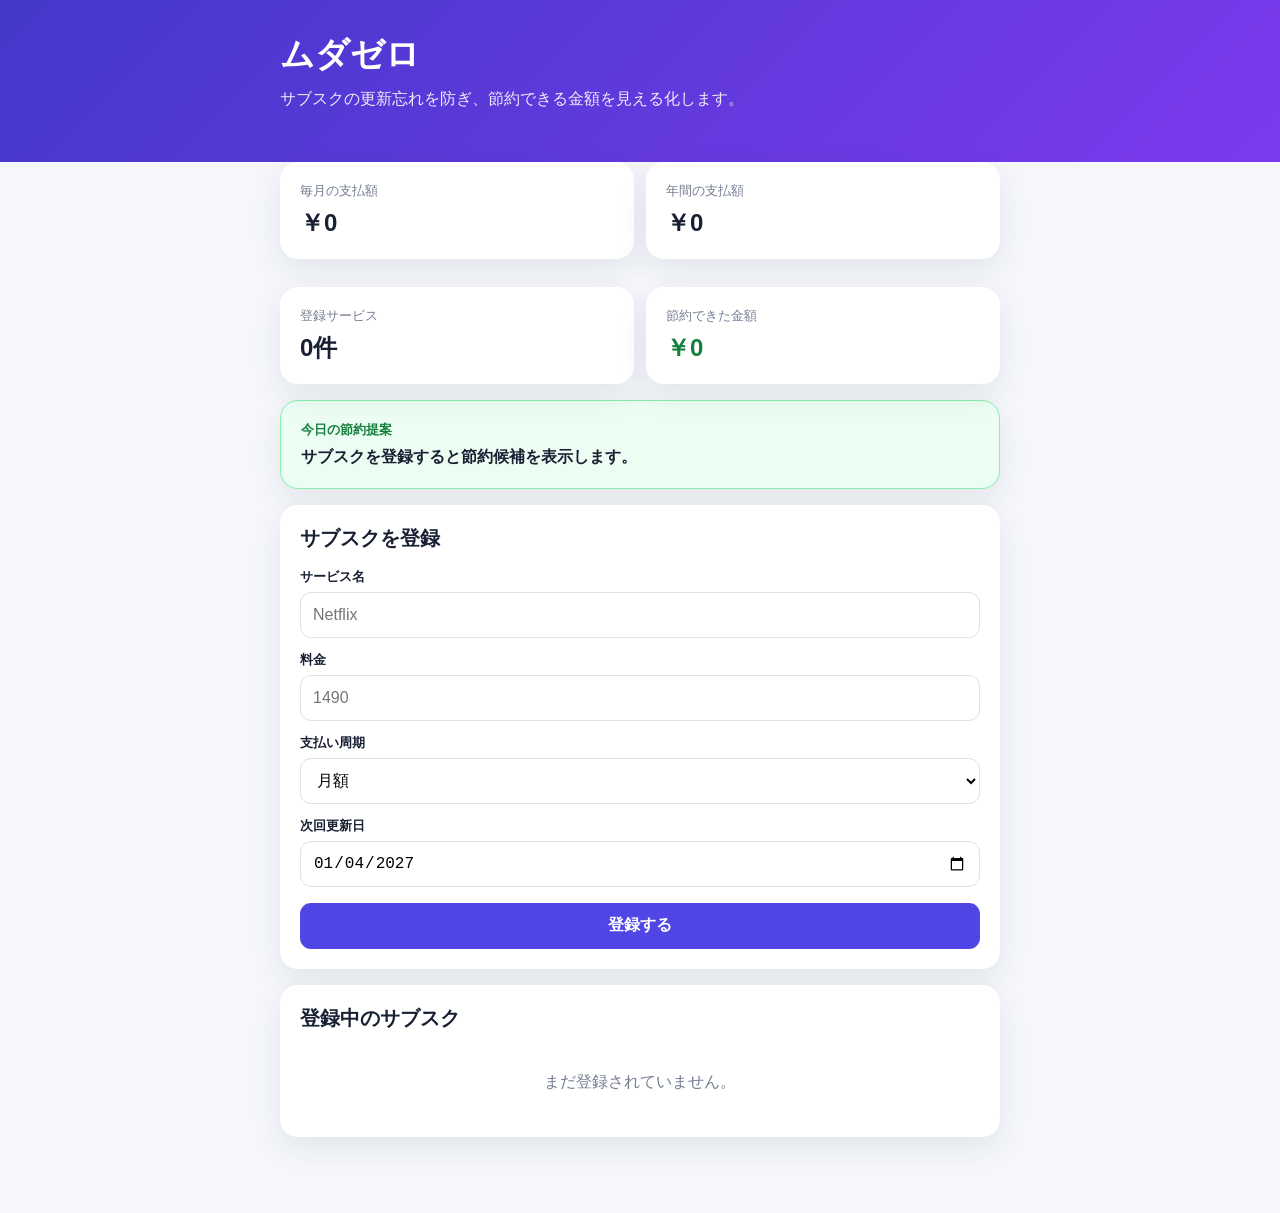
<file: index.html>
<!DOCTYPE html>
<html lang="ja">
<head>
  <meta charset="UTF-8">
  <meta name="viewport" content="width=device-width, initial-scale=1.0">
  <title>ムダゼロ</title>

  <style>
    * {
      box-sizing: border-box;
    }

    body {
      margin: 0;
      font-family: -apple-system, BlinkMacSystemFont, "Segoe UI",
        "Noto Sans JP", sans-serif;
      background: #f5f7fb;
      color: #182033;
    }

    header {
      padding: 32px 20px 50px;
      color: white;
      background: linear-gradient(135deg, #4338ca, #7c3aed);
    }

    .container {
      width: min(720px, calc(100% - 28px));
      margin: 0 auto;
    }

    h1 {
      margin: 0 0 8px;
      font-size: 34px;
    }

    header p {
      margin: 0;
      opacity: 0.9;
      line-height: 1.6;
    }

    main {
      margin-top: -26px;
      padding-bottom: 60px;
    }

    .card {
      background: white;
      border-radius: 18px;
      padding: 20px;
      box-shadow: 0 10px 30px rgba(30, 40, 70, 0.09);
      margin-bottom: 16px;
    }

    .summary {
      display: grid;
      grid-template-columns: 1fr 1fr;
      gap: 12px;
    }

    .label {
      color: #747d91;
      font-size: 13px;
      margin-bottom: 7px;
    }

    .value {
      font-size: 24px;
      font-weight: 800;
    }

    .green {
      color: #15803d;
    }

    h2 {
      margin: 0 0 16px;
      font-size: 20px;
    }

    label {
      display: block;
      margin: 13px 0 6px;
      font-size: 13px;
      font-weight: 700;
    }

    input,
    select,
    button {
      width: 100%;
      min-height: 46px;
      border-radius: 11px;
      font-size: 16px;
    }

    input,
    select {
      border: 1px solid #dce1eb;
      padding: 10px 12px;
      background: white;
    }

    button {
      border: 0;
      font-weight: 800;
      cursor: pointer;
    }

    .primary {
      margin-top: 16px;
      background: #4f46e5;
      color: white;
    }

    .suggestion {
      border: 1px solid #86efac;
      background: #ecfdf3;
    }

    .suggestion-title {
      color: #15803d;
      font-size: 13px;
      font-weight: 800;
      margin-bottom: 8px;
    }

    .subscription {
      padding: 16px;
      border: 1px solid #e1e5ed;
      border-radius: 14px;
      margin-top: 10px;
    }

    .subscription-name {
      font-size: 18px;
      font-weight: 800;
      margin-bottom: 6px;
    }

    .muted {
      color: #737d91;
      font-size: 13px;
      line-height: 1.6;
    }

    .actions {
      display: grid;
      grid-template-columns: 1fr 1fr;
      gap: 8px;
      margin-top: 12px;
    }

    .delete {
      background: #fff1f2;
      color: #be123c;
    }

    .done {
      background: #ecfdf3;
      color: #15803d;
    }

    .empty {
      text-align: center;
      color: #737d91;
      padding: 24px 8px;
    }

    @media (max-width: 480px) {
      .summary {
        grid-template-columns: 1fr;
      }
    }
    .renewal-alert {
  margin-top: 10px;
  padding: 9px 11px;
  border-radius: 10px;
  font-size: 13px;
  font-weight: 800;
}

.renewal-normal {
  color: #475569;
  background: #f1f5f9;
}

.renewal-soon {
  color: #b45309;
  background: #fff7ed;
}

.renewal-urgent {
  color: #be123c;
  background: #fff1f2;
}
  </style>
</head>

<body>
  <header>
    <div class="container">
      <h1>ムダゼロ</h1>
      <p>サブスクの更新忘れを防ぎ、節約できる金額を見える化します。</p>
    </div>
  </header>

  <main class="container">
    <section class="summary">
      <div class="card">
        <div class="label">毎月の支払額</div>
        <div id="monthlyTotal" class="value">¥0</div>
      </div>

      <div class="card">
        <div class="label">年間の支払額</div>
        <div id="yearlyTotal" class="value">¥0</div>
      </div>

      <div class="card">
        <div class="label">登録サービス</div>
        <div id="subscriptionCount" class="value">0件</div>
      </div>

      <div class="card">
        <div class="label">節約できた金額</div>
        <div id="savedTotal" class="value green">¥0</div>
      </div>
    </section>

    <section class="card suggestion">
      <div class="suggestion-title">今日の節約提案</div>
      <strong id="suggestionText">
        サブスクを登録すると節約候補を表示します。
      </strong>
    </section>

    <section class="card">
      <h2>サブスクを登録</h2>

      <form id="subscriptionForm">
        <label for="name">サービス名</label>
        <input id="name" type="text" placeholder="Netflix" required>

        <label for="price">料金</label>
        <input id="price" type="number" min="1" placeholder="1490" required>

        <label for="cycle">支払い周期</label>
        <select id="cycle">
          <option value="monthly">月額</option>
          <option value="yearly">年額</option>
        </select>

        <label for="renewalDate">次回更新日</label>
        <input id="renewalDate" type="date" required>

        <button class="primary" type="submit">
          登録する
        </button>
      </form>
    </section>

    <section class="card">
      <h2>登録中のサブスク</h2>
      <div id="subscriptionList"></div>
    </section>
  </main>

  <script>
    const STORAGE_KEY = "mudazero-data";

    let subscriptions = JSON.parse(
      localStorage.getItem(STORAGE_KEY) || "[]"
    );

    const form = document.getElementById("subscriptionForm");
    const list = document.getElementById("subscriptionList");

    function formatYen(value) {
      return new Intl.NumberFormat("ja-JP", {
        style: "currency",
        currency: "JPY",
        maximumFractionDigits: 0
      }).format(value);
    }

    function yearlyPrice(item) {
      return item.cycle === "monthly"
        ? item.price * 12
        : item.price;
    }

    function monthlyPrice(item) {
      return item.cycle === "monthly"
        ? item.price
        : item.price / 12;
    }
function getDaysUntil(dateString) {
  const today = new Date();
  today.setHours(0, 0, 0, 0);

  const renewalDate = new Date(dateString + "T00:00:00");

  return Math.ceil(
    (renewalDate.getTime() - today.getTime()) /
    (1000 * 60 * 60 * 24)
  );
}

function getRenewalAlert(dateString) {
  const days = getDaysUntil(dateString);

  if (days < 0) {
    return {
      text: `${Math.abs(days)}日前に更新日を過ぎています`,
      className: "renewal-urgent"
    };
  }

  if (days === 0) {
    return {
      text: "本日が更新日です",
      className: "renewal-urgent"
    };
  }

  if (days <= 3) {
    return {
      text: `更新まであと${days}日`,
      className: "renewal-urgent"
    };
  }

  if (days <= 7) {
    return {
      text: `更新まであと${days}日`,
      className: "renewal-soon"
    };
  }

  return {
    text: `更新まであと${days}日`,
    className: "renewal-normal"
  };
}
    function save() {
      localStorage.setItem(
        STORAGE_KEY,
        JSON.stringify(subscriptions)
      );
    }

    function render() {
      list.innerHTML = "";

      const active = subscriptions.filter(
        item => !item.cancelled
      );

      const cancelled = subscriptions.filter(
        item => item.cancelled
      );

      const monthlyTotal = active.reduce(
        (sum, item) => sum + monthlyPrice(item),
        0
      );

      const yearlyTotal = active.reduce(
        (sum, item) => sum + yearlyPrice(item),
        0
      );

      const savedTotal = cancelled.reduce(
        (sum, item) => sum + yearlyPrice(item),
        0
      );

      document.getElementById("monthlyTotal").textContent =
        formatYen(monthlyTotal);

      document.getElementById("yearlyTotal").textContent =
        formatYen(yearlyTotal);

      document.getElementById("subscriptionCount").textContent =
        active.length + "件";

      document.getElementById("savedTotal").textContent =
        formatYen(savedTotal);

      if (active.length === 0) {
        list.innerHTML =
          '<div class="empty">まだ登録されていません。</div>';

        document.getElementById("suggestionText").textContent =
          "サブスクを登録すると節約候補を表示します。";

        return;
      }

      const suggestion = [...active].sort(
        (a, b) => yearlyPrice(b) - yearlyPrice(a)
      )[0];

      document.getElementById("suggestionText").textContent =
        suggestion.name +
        "を解約すると年間" +
        formatYen(yearlyPrice(suggestion)) +
        "節約できます。";

      active.forEach(item => {
        const renewalAlert = getRenewalAlert(item.renewalDate);
        const element = document.createElement("div");
        element.className = "subscription";

        element.innerHTML = `
          <div class="subscription-name">${item.name}</div>
          <div class="muted">
            ${item.cycle === "monthly" ? "月額" : "年額"}
            ${formatYen(item.price)}
          </div>
          <div class="muted">
            次回更新日：${item.renewalDate}
          </div>
        <div class="renewal-alert ${renewalAlert.className}">
  ${renewalAlert.text}
</div>
          <div class="muted">
            年間コスト：${formatYen(yearlyPrice(item))}
          </div>
          <div class="actions">
            <button
              class="done"
              onclick="cancelSubscription('${item.id}')"
            >
              解約済みにする
            </button>
            <button
              class="delete"
              onclick="deleteSubscription('${item.id}')"
            >
              削除
            </button>
          </div>
        `;

        list.appendChild(element);
      });
    }

    function cancelSubscription(id) {
      const item = subscriptions.find(
        subscription => subscription.id === id
      );

      if (!item) return;

      item.cancelled = true;
      save();
      render();
    }

    function deleteSubscription(id) {
      const confirmed = confirm("削除しますか？");

      if (!confirmed) return;

      subscriptions = subscriptions.filter(
        item => item.id !== id
      );

      save();
      render();
    }

    form.addEventListener("submit", event => {
      event.preventDefault();

      subscriptions.push({
        id: String(Date.now()),
        name: document.getElementById("name").value.trim(),
        price: Number(document.getElementById("price").value),
        cycle: document.getElementById("cycle").value,
        renewalDate:
          document.getElementById("renewalDate").value,
        cancelled: false
      });

      save();
      form.reset();
      setDefaultDate();
      render();
    });

    function setDefaultDate() {
      const date = new Date();
      date.setMonth(date.getMonth() + 1);

      document.getElementById("renewalDate").value =
        date.toISOString().split("T")[0];
    }

    setDefaultDate();
    render();
  </script>
</body>
</html>
</file>
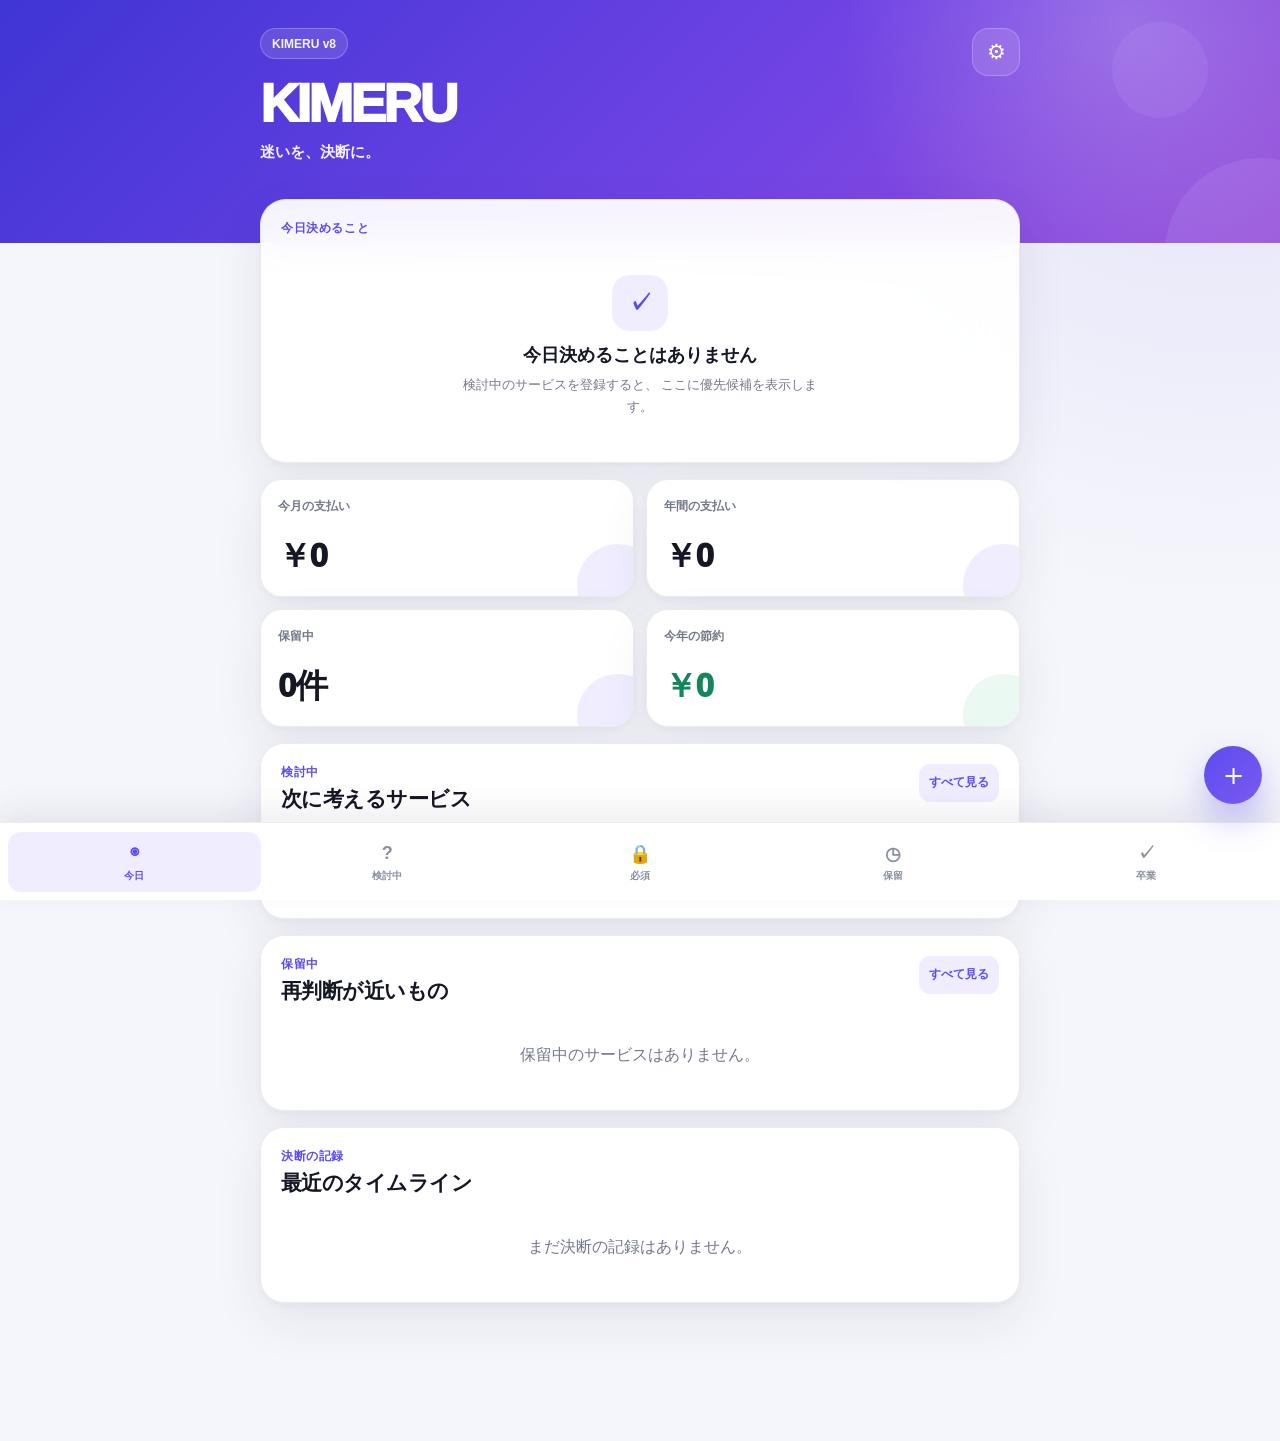
<file: v8/index.html>
<!DOCTYPE html>
<html lang="ja">
<head>
  <meta charset="UTF-8">

  <meta
    name="viewport"
    content="width=device-width, initial-scale=1, viewport-fit=cover"
  >

  <meta
    name="description"
    content="迷っているサブスクを、後悔なく整理する決断支援アプリ"
  >

  <meta name="theme-color" content="#5b4cf0">

  <title>KIMERU｜迷いを、決断に。</title>

  <link rel="stylesheet" href="./style.css">
</head>

<body>
  <header class="app-header">
    <div class="header-inner">
      <div class="brand-row">
        <div>
          <div class="version-badge">
            KIMERU v8
          </div>

          <h1 class="brand-title">
            KIMERU
          </h1>

          <p class="brand-copy">
            迷いを、決断に。
          </p>
        </div>

        <button
          id="openSettingsButton"
          class="header-icon-button"
          type="button"
          aria-label="設定を開く"
        >
          ⚙
        </button>
      </div>
    </div>
  </header>

  <main class="app-main">
    <!-- 今日 -->
    <section
      id="todayView"
      class="view active"
      data-view="today"
    >
      <div class="container">
        <section class="hero-card">
          <div class="hero-label">
            今日決めること
          </div>

          <div
            id="todayDecisionCard"
            class="today-decision-card"
          >
            <div class="empty-state">
              <div class="empty-icon">
                ✓
              </div>

              <h2 class="empty-title">
                今日決めることはありません
              </h2>

              <p class="empty-description">
                検討中のサービスを登録すると、
                ここに優先候補を表示します。
              </p>
            </div>
          </div>
        </section>

        <section class="summary-grid">
          <article class="summary-card">
            <div class="summary-label">
              今月の支払い
            </div>

            <div
              id="monthlyTotal"
              class="summary-value"
            >
              ¥0
            </div>
          </article>

          <article class="summary-card">
            <div class="summary-label">
              年間の支払い
            </div>

            <div
              id="yearlyTotal"
              class="summary-value"
            >
              ¥0
            </div>
          </article>

          <article class="summary-card">
            <div class="summary-label">
              保留中
            </div>

            <div
              id="holdCount"
              class="summary-value"
            >
              0件
            </div>
          </article>

          <article class="summary-card success-card">
            <div class="summary-label">
              今年の節約
            </div>

            <div
              id="graduatedSavings"
              class="summary-value success-text"
            >
              ¥0
            </div>
          </article>
        </section>

        <section class="card">
          <div class="section-header">
            <div>
              <div class="section-eyebrow">
                検討中
              </div>

              <h2 class="section-title">
                次に考えるサービス
              </h2>
            </div>

            <button
              class="text-button"
              type="button"
              data-navigate="considering"
            >
              すべて見る
            </button>
          </div>

          <div
            id="todayConsideringList"
            class="compact-list"
          ></div>
        </section>

        <section class="card">
          <div class="section-header">
            <div>
              <div class="section-eyebrow">
                保留中
              </div>

              <h2 class="section-title">
                再判断が近いもの
              </h2>
            </div>

            <button
              class="text-button"
              type="button"
              data-navigate="holding"
            >
              すべて見る
            </button>
          </div>

          <div
            id="todayHoldingList"
            class="compact-list"
          ></div>
        </section>

        <section class="card">
          <div class="section-header">
            <div>
              <div class="section-eyebrow">
                決断の記録
              </div>

              <h2 class="section-title">
                最近のタイムライン
              </h2>
            </div>
          </div>

          <div
            id="recentTimeline"
            class="timeline-list"
          ></div>
        </section>
      </div>
    </section>

    <!-- 検討中 -->
    <section
      id="consideringView"
      class="view"
      data-view="considering"
      hidden
    >
      <div class="container">
        <div class="page-heading">
          <div>
            <div class="section-eyebrow">
              迷っているもの
            </div>

            <h2 class="page-title">
              検討中
            </h2>

            <p class="page-description">
              必要かどうか、まだ判断していないサービスです。
            </p>
          </div>

          <button
            id="openAddButtonConsidering"
            class="round-add-button"
            type="button"
            aria-label="サブスクを追加"
          >
            ＋
          </button>
        </div>

        <div
          id="consideringList"
          class="service-list"
        ></div>
      </div>
    </section>

    <!-- 必須 -->
    <section
      id="essentialView"
      class="view"
      data-view="essential"
      hidden
    >
      <div class="container">
        <div class="page-heading">
          <div>
            <div class="section-eyebrow">
              生活・仕事に必要
            </div>

            <h2 class="page-title">
              必須
            </h2>

            <p class="page-description">
              見直し候補やランキングには表示しません。
            </p>
          </div>

          <button
            id="openAddButtonEssential"
            class="round-add-button"
            type="button"
            aria-label="サブスクを追加"
          >
            ＋
          </button>
        </div>

        <section class="card total-card">
          <div class="summary-label">
            必須サービスの年間合計
          </div>

          <div
            id="essentialYearlyTotal"
            class="large-total"
          >
            ¥0
          </div>
        </section>

        <div
          id="essentialList"
          class="service-list"
        ></div>
      </div>
    </section>

    <!-- 保留中 -->
    <section
      id="holdingView"
      class="view"
      data-view="holding"
      hidden
    >
      <div class="container">
        <div class="page-heading">
          <div>
            <div class="section-eyebrow">
              今は決めない
            </div>

            <h2 class="page-title">
              保留中
            </h2>

            <p class="page-description">
              期限が来たら、もう一度判断します。
            </p>
          </div>
        </div>

        <div
          id="holdingList"
          class="service-list"
        ></div>
      </div>
    </section>

    <!-- 卒業 -->
    <section
      id="graduatedView"
      class="view"
      data-view="graduated"
      hidden
    >
      <div class="container">
        <div class="page-heading">
          <div>
            <div class="section-eyebrow">
              手放したもの
            </div>

            <h2 class="page-title">
              卒業
            </h2>

            <p class="page-description">
              解約したサービスと節約実績を確認できます。
            </p>
          </div>
        </div>

        <section class="card achievement-card">
          <div class="achievement-icon">
            🎉
          </div>

          <div>
            <div class="summary-label">
              今年節約できた金額
            </div>

            <div
              id="graduatedTotal"
              class="large-total success-text"
            >
              ¥0
            </div>
          </div>
        </section>

        <section class="achievement-grid">
          <article class="achievement-item">
            <div class="achievement-small-icon">
              ✓
            </div>

            <div>
              <div class="summary-label">
                卒業した数
              </div>

              <div
                id="graduatedCount"
                class="achievement-value"
              >
                0件
              </div>
            </div>
          </article>

          <article class="achievement-item">
            <div class="achievement-small-icon">
              ◇
            </div>

            <div>
              <div class="summary-label">
                決断した回数
              </div>

              <div
                id="decisionCount"
                class="achievement-value"
              >
                0回
              </div>
            </div>
          </article>
        </section>

        <div
          id="graduatedList"
          class="service-list"
        ></div>
      </div>
    </section>
  </main>

  <!-- 下部ナビゲーション -->
  <nav
    class="bottom-navigation"
    aria-label="メインナビゲーション"
  >
    <button
      class="nav-button active"
      type="button"
      data-view-target="today"
    >
      <span class="nav-icon">
        ◉
      </span>

      <span class="nav-label">
        今日
      </span>
    </button>

    <button
      class="nav-button"
      type="button"
      data-view-target="considering"
    >
      <span class="nav-icon">
        ?
      </span>

      <span class="nav-label">
        検討中
      </span>
    </button>

    <button
      class="nav-button"
      type="button"
      data-view-target="essential"
    >
      <span class="nav-icon">
        🔒
      </span>

      <span class="nav-label">
        必須
      </span>
    </button>

    <button
      class="nav-button"
      type="button"
      data-view-target="holding"
    >
      <span class="nav-icon">
        ◷
      </span>

      <span class="nav-label">
        保留
      </span>
    </button>

    <button
      class="nav-button"
      type="button"
      data-view-target="graduated"
    >
      <span class="nav-icon">
        ✓
      </span>

      <span class="nav-label">
        卒業
      </span>
    </button>
  </nav>

  <!-- 追加ボタン -->
  <button
    id="floatingAddButton"
    class="floating-add-button"
    type="button"
    aria-label="サブスクを追加"
  >
    ＋
  </button>

  <!-- サービス追加・編集モーダル -->
  <div
    id="serviceFormModal"
    class="modal-backdrop"
    aria-hidden="true"
  >
    <section
      class="modal-sheet"
      role="dialog"
      aria-modal="true"
      aria-labelledby="serviceFormTitle"
    >
      <div class="modal-handle"></div>

      <div class="modal-header">
        <div>
          <div class="section-eyebrow">
            サービス情報
          </div>

          <h2
            id="serviceFormTitle"
            class="modal-title"
          >
            サブスクを追加
          </h2>
        </div>

        <button
          id="closeServiceFormButton"
          class="close-button"
          type="button"
          aria-label="閉じる"
        >
          ×
        </button>
      </div>

      <form id="serviceForm">
        <input
          id="serviceId"
          type="hidden"
        >

        <label for="serviceName">
          サービス名
        </label>

        <input
          id="serviceName"
          type="text"
          maxlength="50"
          placeholder="例：Netflix"
          autocomplete="off"
          required
        >

        <div class="form-grid">
          <div>
            <label for="servicePrice">
              料金
            </label>

            <input
              id="servicePrice"
              type="number"
              min="1"
              step="1"
              inputmode="numeric"
              placeholder="1490"
              required
            >
          </div>

          <div>
            <label for="serviceCycle">
              支払い周期
            </label>

            <select id="serviceCycle">
              <option value="monthly">
                月額
              </option>

              <option value="yearly">
                年額
              </option>
            </select>
          </div>
        </div>

        <label for="serviceRenewalDate">
          次回更新日
        </label>

        <input
          id="serviceRenewalDate"
          type="date"
          required
        >

        <label for="serviceStatus">
          状態
        </label>

        <select id="serviceStatus">
          <option value="considering">
            🤔 検討中
          </option>

          <option value="essential">
            🔒 必須
          </option>
        </select>

        <details class="advanced-settings">
          <summary>
            詳細設定
          </summary>

          <div class="advanced-content">
            <div class="form-grid">
              <div>
                <label for="serviceIcon">
                  アイコン
                </label>

                <input
                  id="serviceIcon"
                  type="text"
                  maxlength="12"
                  placeholder="🎬"
                >
              </div>

              <div>
                <label for="serviceCategory">
                  カテゴリー
                </label>

                <select id="serviceCategory">
                  <option value="動画">
                    動画
                  </option>

                  <option value="音楽">
                    音楽
                  </option>

                  <option value="AI">
                    AI
                  </option>

                  <option value="仕事">
                    仕事
                  </option>

                  <option value="ゲーム">
                    ゲーム
                  </option>

                  <option value="クラウド">
                    クラウド
                  </option>

                  <option value="買い物">
                    買い物
                  </option>

                  <option
                    value="その他"
                    selected
                  >
                    その他
                  </option>
                </select>
              </div>
            </div>

            <label for="serviceCancelUrl">
              解約ページURL
            </label>

            <input
              id="serviceCancelUrl"
              type="url"
              placeholder="https://..."
            >
          </div>
        </details>

        <div class="modal-actions">
          <button
            id="cancelServiceFormButton"
            class="secondary-button"
            type="button"
          >
            キャンセル
          </button>

          <button
            class="primary-button"
            type="submit"
          >
            保存する
          </button>
        </div>
      </form>
    </section>
  </div>

  <!-- 詳細・決断モーダル -->
  <div
    id="decisionModal"
    class="modal-backdrop"
    aria-hidden="true"
  >
    <section
      class="modal-sheet"
      role="dialog"
      aria-modal="true"
      aria-labelledby="decisionTitle"
    >
      <div class="modal-handle"></div>

      <div class="modal-header">
        <div>
          <div class="section-eyebrow">
            どうしますか？
          </div>

          <h2
            id="decisionTitle"
            class="modal-title"
          >
            サービスを決める
          </h2>
        </div>

        <button
          id="closeDecisionButton"
          class="close-button"
          type="button"
          aria-label="閉じる"
        >
          ×
        </button>
      </div>

      <div id="decisionContent"></div>

      <div class="decision-options">
        <button
          class="decision-button essential-decision"
          type="button"
          data-decision="essential"
        >
          <span class="decision-icon">
            🔒
          </span>

          <span>
            <strong>必須にする</strong>
            <small>
              今後は見直し候補にしない
            </small>
          </span>
        </button>

        <button
          class="decision-button considering-decision"
          type="button"
          data-decision="considering"
        >
          <span class="decision-icon">
            🤔
          </span>

          <span>
            <strong>検討中に戻す</strong>
            <small>
              引き続き考える
            </small>
          </span>
        </button>

        <button
          class="decision-button hold-decision"
          type="button"
          data-decision="hold"
        >
          <span class="decision-icon">
            ◷
          </span>

          <span>
            <strong>保留する</strong>
            <small>
              期限を決めて後で考える
            </small>
          </span>
        </button>

        <button
          class="decision-button graduate-decision"
          type="button"
          data-decision="graduated"
        >
          <span class="decision-icon">
            ✓
          </span>

          <span>
            <strong>卒業する</strong>
            <small>
              解約済みとして記録する
            </small>
          </span>
        </button>
      </div>

      <div class="detail-actions">
        <button
          id="editFromDecisionButton"
          class="secondary-button"
          type="button"
        >
          編集
        </button>

        <button
          id="deleteFromDecisionButton"
          class="danger-button"
          type="button"
        >
          削除
        </button>
      </div>
    </section>
  </div>

  <!-- 保留期間選択モーダル -->
  <div
    id="holdModal"
    class="modal-backdrop"
    aria-hidden="true"
  >
    <section
      class="modal-sheet small-sheet"
      role="dialog"
      aria-modal="true"
      aria-labelledby="holdTitle"
    >
      <div class="modal-handle"></div>

      <div class="modal-header">
        <div>
          <div class="section-eyebrow">
            今は決めない
          </div>

          <h2
            id="holdTitle"
            class="modal-title"
          >
            いつ再判断しますか？
          </h2>
        </div>

        <button
          id="closeHoldButton"
          class="close-button"
          type="button"
          aria-label="閉じる"
        >
          ×
        </button>
      </div>

      <div class="hold-options">
        <button
          class="hold-option-button"
          type="button"
          data-hold-days="7"
        >
          <strong>7日後</strong>
          <span>
            近いうちにもう一度考える
          </span>
        </button>

        <button
          class="hold-option-button"
          type="button"
          data-hold-days="30"
        >
          <strong>30日後</strong>
          <span>
            1か月だけ様子を見る
          </span>
        </button>

        <button
          class="hold-option-button"
          type="button"
          data-hold-days="90"
        >
          <strong>90日後</strong>
          <span>
            しばらく利用状況を見る
          </span>
        </button>
      </div>
    </section>
  </div>

  <!-- 設定モーダル -->
  <div
    id="settingsModal"
    class="modal-backdrop"
    aria-hidden="true"
  >
    <section
      class="modal-sheet"
      role="dialog"
      aria-modal="true"
      aria-labelledby="settingsTitle"
    >
      <div class="modal-handle"></div>

      <div class="modal-header">
        <div>
          <div class="section-eyebrow">
            KIMERU
          </div>

          <h2
            id="settingsTitle"
            class="modal-title"
          >
            設定
          </h2>
        </div>

        <button
          id="closeSettingsButton"
          class="close-button"
          type="button"
          aria-label="閉じる"
        >
          ×
        </button>
      </div>

      <section class="settings-section">
        <h3 class="settings-title">
          データ管理
        </h3>

        <button
          id="exportDataButton"
          class="settings-button"
          type="button"
        >
          <span>
            データを書き出す
          </span>

          <span>
            ›
          </span>
        </button>

        <button
          id="importDataButton"
          class="settings-button"
          type="button"
        >
          <span>
            データを読み込む
          </span>

          <span>
            ›
          </span>
        </button>

        <input
          id="importFileInput"
          type="file"
          accept="application/json"
          hidden
        >
      </section>

      <section class="settings-section">
        <h3 class="settings-title">
          アプリ情報
        </h3>

        <div class="settings-info">
          <strong>
            KIMERU v8
          </strong>

          <p>
            迷っているサブスクを、
            後悔なく整理するための決断支援アプリです。
          </p>
        </div>
      </section>
    </section>
  </div>

  <!-- トースト -->
  <div
    id="toast"
    class="toast"
    role="status"
    aria-live="polite"
  ></div>

  <script src="./app.js" defer></script>
</body>
</html>
</file>
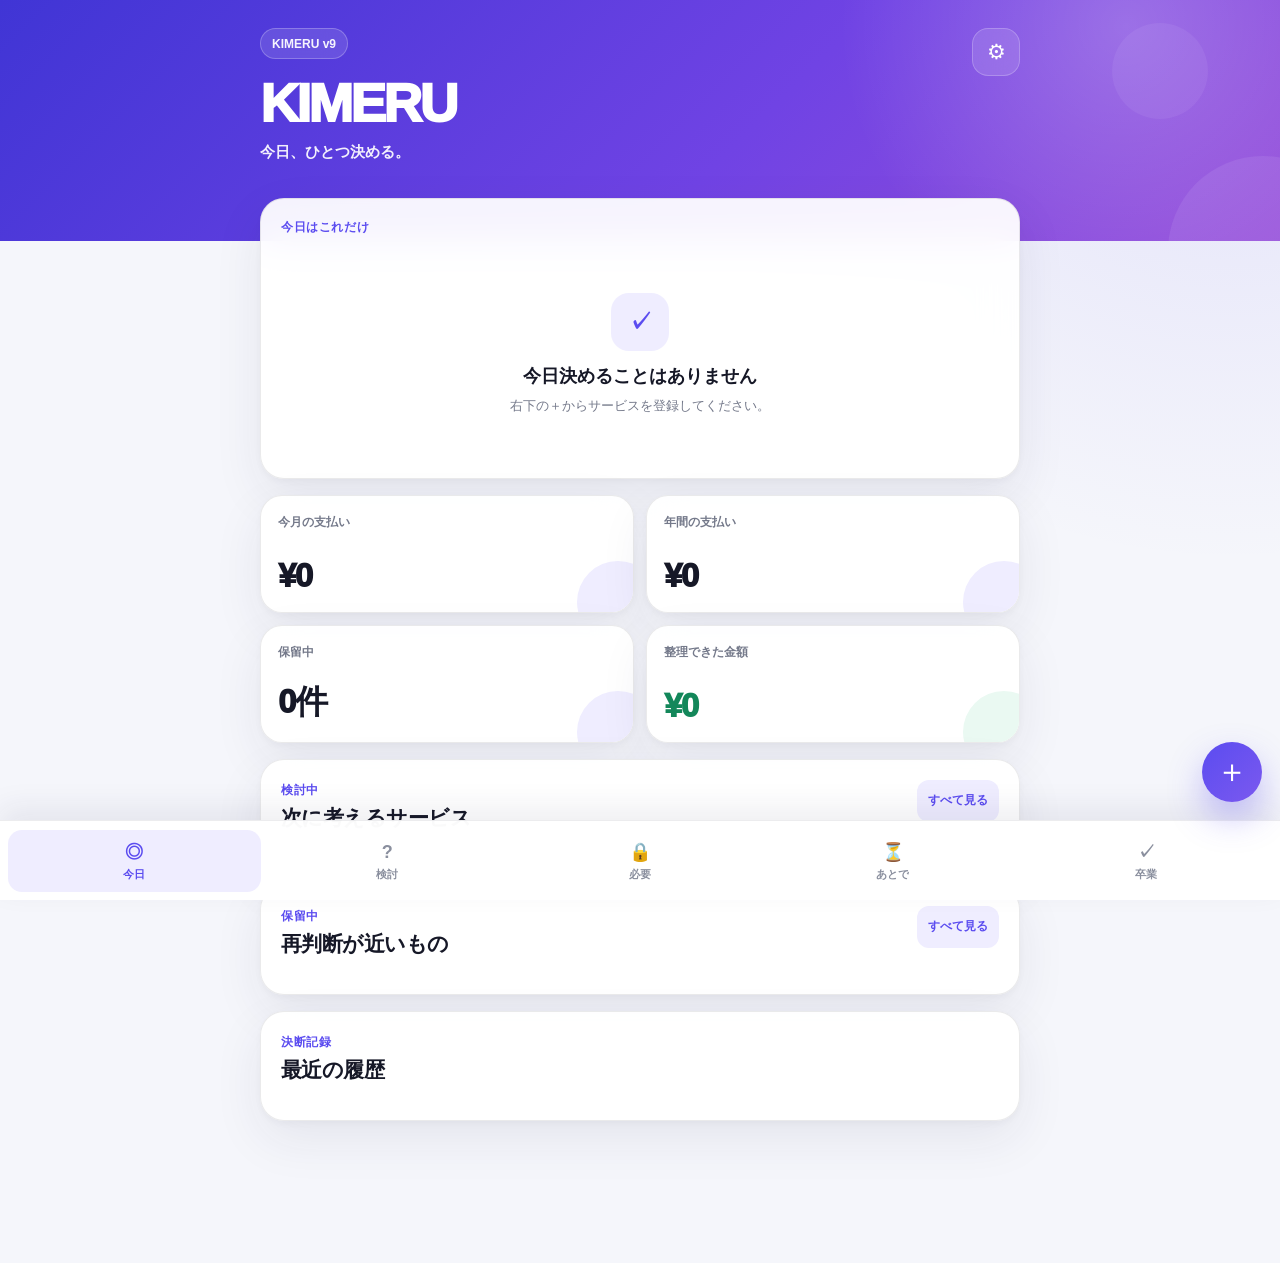
<file: v9/index.html>
<!DOCTYPE html>
<html lang="ja">
<head>
  <meta charset="UTF-8">

  <meta
    name="viewport"
    content="width=device-width, initial-scale=1, viewport-fit=cover"
  >

  <meta
    name="description"
    content="迷っているサブスクを、後悔なく整理する決断支援アプリ"
  >

  <meta name="theme-color" content="#5b4cf0">

  <title>KIMERU v9</title>

  <link rel="stylesheet" href="./style.css">
</head>

<body>
  <header class="app-header">
    <div class="header-inner">
      <div class="brand-block">
        <span class="version-badge">
          KIMERU v9
        </span>

        <h1 class="brand-title">
          KIMERU
        </h1>

        <p class="brand-copy">
          今日、ひとつ決める。
        </p>
      </div>

      <button
        id="openSettingsButton"
        class="header-action-button"
        type="button"
        aria-label="設定を開く"
      >
        ⚙
      </button>
    </div>
  </header>

  <main class="app-main">
    <section
      id="todayView"
      class="app-view active"
      data-view="today"
    >
      <div class="container">
        <section class="today-card">
          <div class="today-eyebrow">
            今日はこれだけ
          </div>

          <div
            id="todayDecisionContent"
            class="today-decision-content"
          >
            <div class="empty-state">
              <div class="empty-state-icon">
                ✓
              </div>

              <h2 class="empty-state-title">
                今日決めることはありません
              </h2>

              <p class="empty-state-text">
                右下の＋からサービスを登録してください。
              </p>
            </div>
          </div>
        </section>

        <section class="summary-grid">
          <article class="summary-card">
            <span class="summary-label">
              今月の支払い
            </span>

            <strong
              id="monthlyTotal"
              class="summary-value"
            >
              ¥0
            </strong>
          </article>

          <article class="summary-card">
            <span class="summary-label">
              年間の支払い
            </span>

            <strong
              id="yearlyTotal"
              class="summary-value"
            >
              ¥0
            </strong>
          </article>

          <article class="summary-card">
            <span class="summary-label">
              保留中
            </span>

            <strong
              id="holdingCount"
              class="summary-value"
            >
              0件
            </strong>
          </article>

          <article class="summary-card success-card">
            <span class="summary-label">
              整理できた金額
            </span>

            <strong
              id="graduatedTotal"
              class="summary-value success-text"
            >
              ¥0
            </strong>
          </article>
        </section>

        <section class="section-card">
          <div class="section-heading">
            <div>
              <span class="section-eyebrow">
                検討中
              </span>

              <h2 class="section-title">
                次に考えるサービス
              </h2>
            </div>

            <button
              class="section-link-button"
              type="button"
              data-navigate="considering"
            >
              すべて見る
            </button>
          </div>

          <div
            id="todayConsideringList"
            class="compact-list"
          ></div>
        </section>

        <section class="section-card">
          <div class="section-heading">
            <div>
              <span class="section-eyebrow">
                保留中
              </span>

              <h2 class="section-title">
                再判断が近いもの
              </h2>
            </div>

            <button
              class="section-link-button"
              type="button"
              data-navigate="holding"
            >
              すべて見る
            </button>
          </div>

          <div
            id="todayHoldingList"
            class="compact-list"
          ></div>
        </section>

        <section class="section-card">
          <div class="section-heading">
            <div>
              <span class="section-eyebrow">
                決断記録
              </span>

              <h2 class="section-title">
                最近の履歴
              </h2>
            </div>
          </div>

          <div
            id="recentTimeline"
            class="timeline-list"
          ></div>
        </section>
      </div>
    </section>

    <section
      id="consideringView"
      class="app-view"
      data-view="considering"
      hidden
    >
      <div class="container">
        <div class="page-heading">
          <div>
            <span class="section-eyebrow">
              まだ決めていないもの
            </span>

            <h2 class="page-title">
              検討中
            </h2>

            <p class="page-description">
              必要かどうか、これから考えるサービスです。
            </p>
          </div>

          <button
            id="addConsideringButton"
            class="page-add-button"
            type="button"
            aria-label="検討中のサービスを追加"
          >
            ＋
          </button>
        </div>

        <div
          id="consideringList"
          class="service-list"
        ></div>
      </div>
    </section>

    <section
      id="essentialView"
      class="app-view"
      data-view="essential"
      hidden
    >
      <div class="container">
        <div class="page-heading">
          <div>
            <span class="section-eyebrow">
              生活や仕事に必要
            </span>

            <h2 class="page-title">
              必要
            </h2>

            <p class="page-description">
              見直し対象には表示しません。
            </p>
          </div>

          <button
            id="addEssentialButton"
            class="page-add-button"
            type="button"
            aria-label="必要なサービスを追加"
          >
            ＋
          </button>
        </div>

        <section class="section-card total-card">
          <span class="summary-label">
            必要なサービスの年間合計
          </span>

          <strong
            id="essentialYearlyTotal"
            class="large-total"
          >
            ¥0
          </strong>
        </section>

        <div
          id="essentialList"
          class="service-list"
        ></div>
      </div>
    </section>

    <section
      id="holdingView"
      class="app-view"
      data-view="holding"
      hidden
    >
      <div class="container">
        <div class="page-heading">
          <div>
            <span class="section-eyebrow">
              今は決めない
            </span>

            <h2 class="page-title">
              あとで
            </h2>

            <p class="page-description">
              保留期限になったら、もう一度確認します。
            </p>
          </div>
        </div>

        <div
          id="holdingList"
          class="service-list"
        ></div>
      </div>
    </section>

    <section
      id="graduatedView"
      class="app-view"
      data-view="graduated"
      hidden
    >
      <div class="container">
        <div class="page-heading">
          <div>
            <span class="section-eyebrow">
              手放したもの
            </span>

            <h2 class="page-title">
              卒業
            </h2>

            <p class="page-description">
              実際に解約を完了したサービスです。
            </p>
          </div>
        </div>

        <section class="section-card achievement-card">
          <div class="achievement-icon">
            🎓
          </div>

          <div>
            <span class="summary-label">
              年間で整理できた金額
            </span>

            <strong
              id="graduatedYearlyTotal"
              class="large-total success-text"
            >
              ¥0
            </strong>
          </div>
        </section>

        <section class="achievement-grid">
          <article class="achievement-item">
            <span class="achievement-label">
              卒業した数
            </span>

            <strong
              id="graduatedCount"
              class="achievement-value"
            >
              0件
            </strong>
          </article>

          <article class="achievement-item">
            <span class="achievement-label">
              決断した回数
            </span>

            <strong
              id="decisionCount"
              class="achievement-value"
            >
              0回
            </strong>
          </article>
        </section>

        <div
          id="graduatedList"
          class="service-list"
        ></div>
      </div>
    </section>
  </main>

  <nav
    class="bottom-navigation"
    aria-label="メインナビゲーション"
  >
    <button
      class="nav-button active"
      type="button"
      data-view-target="today"
    >
      <span class="nav-icon">
        ◎
      </span>

      <span class="nav-label">
        今日
      </span>
    </button>

    <button
      class="nav-button"
      type="button"
      data-view-target="considering"
    >
      <span class="nav-icon">
        ?
      </span>

      <span class="nav-label">
        検討
      </span>
    </button>

    <button
      class="nav-button"
      type="button"
      data-view-target="essential"
    >
      <span class="nav-icon">
        🔒
      </span>

      <span class="nav-label">
        必要
      </span>
    </button>

    <button
      class="nav-button"
      type="button"
      data-view-target="holding"
    >
      <span class="nav-icon">
        ⏳
      </span>

      <span class="nav-label">
        あとで
      </span>
    </button>

    <button
      class="nav-button"
      type="button"
      data-view-target="graduated"
    >
      <span class="nav-icon">
        ✓
      </span>

      <span class="nav-label">
        卒業
      </span>
    </button>
  </nav>

  <button
    id="floatingAddButton"
    class="floating-add-button"
    type="button"
    aria-label="サービスを追加"
  >
    ＋
  </button>

  <div
    id="serviceFormModal"
    class="modal-backdrop"
    aria-hidden="true"
  >
    <section
      class="modal-sheet"
      role="dialog"
      aria-modal="true"
      aria-labelledby="serviceFormTitle"
    >
      <div class="modal-handle"></div>

      <div class="modal-header">
        <div>
          <span class="section-eyebrow">
            サービス情報
          </span>

          <h2
            id="serviceFormTitle"
            class="modal-title"
          >
            サービスを追加
          </h2>
        </div>

        <button
          id="closeServiceFormButton"
          class="close-button"
          type="button"
          aria-label="閉じる"
        >
          ×
        </button>
      </div>

      <form
        id="serviceForm"
        novalidate
      >
        <input
          id="serviceId"
          type="hidden"
        >

        <div class="field-group">
          <label for="serviceName">
            サービス名
          </label>

          <input
            id="serviceName"
            type="text"
            maxlength="50"
            placeholder="例：Netflix"
            autocomplete="off"
            required
          >

          <p
            id="serviceNameError"
            class="field-error"
            hidden
          ></p>
        </div>

        <div class="form-grid">
          <div class="field-group">
            <label for="servicePrice">
              料金
            </label>

            <input
              id="servicePrice"
              type="number"
              min="1"
              step="1"
              inputmode="numeric"
              placeholder="1490"
              required
            >

            <p
              id="servicePriceError"
              class="field-error"
              hidden
            ></p>
          </div>

          <div class="field-group">
            <label for="serviceCycle">
              支払い周期
            </label>

            <select id="serviceCycle">
              <option value="monthly">
                月額
              </option>

              <option value="yearly">
                年額
              </option>
            </select>
          </div>
        </div>

        <div class="field-group">
          <label for="serviceRenewalDate">
            次回更新日
          </label>

          <input
            id="serviceRenewalDate"
            type="date"
            required
          >

          <p
            id="serviceRenewalDateError"
            class="field-error"
            hidden
          ></p>
        </div>

        <details class="advanced-settings">
          <summary>
            アイコン・カテゴリー・解約URL
          </summary>

          <div class="advanced-content">
            <div class="form-grid">
              <div class="field-group">
                <label for="serviceIcon">
                  アイコン
                </label>

                <input
                  id="serviceIcon"
                  type="text"
                  maxlength="12"
                  placeholder="🎬"
                >
              </div>

              <div class="field-group">
                <label for="serviceCategory">
                  カテゴリー
                </label>

                <select id="serviceCategory">
                  <option value="動画">
                    動画
                  </option>

                  <option value="音楽">
                    音楽
                  </option>

                  <option value="AI">
                    AI
                  </option>

                  <option value="仕事">
                    仕事
                  </option>

                  <option value="ゲーム">
                    ゲーム
                  </option>

                  <option value="クラウド">
                    クラウド
                  </option>

                  <option value="買い物">
                    買い物
                  </option>

                  <option
                    value="その他"
                    selected
                  >
                    その他
                  </option>
                </select>
              </div>
            </div>

            <div class="field-group">
              <label for="serviceCancelUrl">
                解約ページURL
              </label>

              <input
                id="serviceCancelUrl"
                type="url"
                placeholder="https://..."
                inputmode="url"
              >
            </div>
          </div>
        </details>

        <div class="modal-actions">
          <button
            id="cancelServiceFormButton"
            class="secondary-button"
            type="button"
          >
            キャンセル
          </button>

          <button
            id="saveServiceButton"
            class="primary-button"
            type="submit"
          >
            保存する
          </button>
        </div>
      </form>
    </section>
  </div>

  <div
    id="decisionModal"
    class="modal-backdrop"
    aria-hidden="true"
  >
    <section
      class="modal-sheet"
      role="dialog"
      aria-modal="true"
      aria-labelledby="decisionTitle"
    >
      <div class="modal-handle"></div>

      <div class="modal-header">
        <div>
          <span class="section-eyebrow">
            どうしますか？
          </span>

          <h2
            id="decisionTitle"
            class="modal-title"
          >
            サービスを決める
          </h2>
        </div>

        <button
          id="closeDecisionButton"
          class="close-button"
          type="button"
          aria-label="閉じる"
        >
          ×
        </button>
      </div>

      <div id="decisionContent"></div>

      <div class="decision-option-list">
        <button
          class="decision-option-button essential-option"
          type="button"
          data-decision="essential"
        >
          <span class="decision-option-icon">
            🔒
          </span>

          <span class="decision-option-text">
            <strong>
              必要
            </strong>

            <small>
              今後は見直し対象にしない
            </small>
          </span>
        </button>

        <button
          class="decision-option-button considering-option"
          type="button"
          data-decision="considering"
        >
          <span class="decision-option-icon">
            ?
          </span>

          <span class="decision-option-text">
            <strong>
              検討中
            </strong>

            <small>
              引き続き考える
            </small>
          </span>
        </button>

        <button
          class="decision-option-button holding-option"
          type="button"
          data-decision="holding"
        >
          <span class="decision-option-icon">
            ⏳
          </span>

          <span class="decision-option-text">
            <strong>
              あとで
            </strong>

            <small>
              期限を決めて再判断する
            </small>
          </span>
        </button>

        <button
          class="decision-option-button graduated-option"
          type="button"
          data-decision="graduated"
        >
          <span class="decision-option-icon">
            🎓
          </span>

          <span class="decision-option-text">
            <strong>
              卒業
            </strong>

            <small>
              解約完了後に記録する
            </small>
          </span>
        </button>
      </div>

      <div class="detail-actions">
        <button
          id="editSelectedServiceButton"
          class="secondary-button"
          type="button"
        >
          編集
        </button>

        <button
          id="deleteSelectedServiceButton"
          class="danger-button"
          type="button"
        >
          削除
        </button>
      </div>
    </section>
  </div>

  <div
    id="holdModal"
    class="modal-backdrop"
    aria-hidden="true"
  >
    <section
      class="modal-sheet small-sheet"
      role="dialog"
      aria-modal="true"
      aria-labelledby="holdTitle"
    >
      <div class="modal-handle"></div>

      <div class="modal-header">
        <div>
          <span class="section-eyebrow">
            今は決めない
          </span>

          <h2
            id="holdTitle"
            class="modal-title"
          >
            いつ再判断しますか？
          </h2>
        </div>

        <button
          id="closeHoldButton"
          class="close-button"
          type="button"
          aria-label="閉じる"
        >
          ×
        </button>
      </div>

      <div class="hold-option-list">
        <button
          class="hold-option-button"
          type="button"
          data-hold-days="7"
        >
          <strong>
            7日後
          </strong>

          <span>
            近いうちに確認する
          </span>
        </button>

        <button
          class="hold-option-button"
          type="button"
          data-hold-days="30"
        >
          <strong>
            30日後
          </strong>

          <span>
            1か月だけ様子を見る
          </span>
        </button>

        <button
          class="hold-option-button"
          type="button"
          data-hold-days="90"
        >
          <strong>
            90日後
          </strong>

          <span>
            しばらく利用状況を見る
          </span>
        </button>
      </div>
    </section>
  </div>

  <div
    id="graduationConfirmModal"
    class="modal-backdrop"
    aria-hidden="true"
  >
    <section
      class="modal-sheet small-sheet"
      role="dialog"
      aria-modal="true"
      aria-labelledby="graduationConfirmTitle"
    >
      <div class="modal-handle"></div>

      <div class="modal-header">
        <div>
          <span class="section-eyebrow">
            卒業の確認
          </span>

          <h2
            id="graduationConfirmTitle"
            class="modal-title"
          >
            解約手続きは完了しましたか？
          </h2>
        </div>

        <button
          id="closeGraduationConfirmButton"
          class="close-button"
          type="button"
          aria-label="閉じる"
        >
          ×
        </button>
      </div>

      <p class="modal-description">
        実際に解約が完了した場合だけ、節約実績へ加算します。
      </p>

      <div class="modal-actions">
        <button
          id="graduationNotCompletedButton"
          class="secondary-button"
          type="button"
        >
          まだ
        </button>

        <button
          id="graduationCompletedButton"
          class="success-button"
          type="button"
        >
          完了した
        </button>
      </div>
    </section>
  </div>

  <div
    id="settingsModal"
    class="modal-backdrop"
    aria-hidden="true"
  >
    <section
      class="modal-sheet"
      role="dialog"
      aria-modal="true"
      aria-labelledby="settingsTitle"
    >
      <div class="modal-handle"></div>

      <div class="modal-header">
        <div>
          <span class="section-eyebrow">
            KIMERU
          </span>

          <h2
            id="settingsTitle"
            class="modal-title"
          >
            設定
          </h2>
        </div>

        <button
          id="closeSettingsButton"
          class="close-button"
          type="button"
          aria-label="閉じる"
        >
          ×
        </button>
      </div>

      <section class="settings-section">
        <h3 class="settings-section-title">
          バックアップ
        </h3>

        <p class="settings-description">
          スマホの変更やブラウザデータ削除に備えて、登録内容を保存できます。
        </p>

        <button
          id="exportDataButton"
          class="settings-row-button"
          type="button"
        >
          <span>
            データを書き出す
          </span>

          <span>
            ›
          </span>
        </button>

        <button
          id="importDataButton"
          class="settings-row-button"
          type="button"
        >
          <span>
            データを読み込む
          </span>

          <span>
            ›
          </span>
        </button>

        <input
          id="importFileInput"
          type="file"
          accept="application/json"
          hidden
        >
      </section>

      <section class="settings-section">
        <h3 class="settings-section-title">
          アプリ情報
        </h3>

        <div class="settings-info-card">
          <strong>
            KIMERU v9
          </strong>

          <p>
            サブスクを必要・検討中・あとで・卒業に整理するアプリです。
          </p>
        </div>
      </section>
    </section>
  </div>

  <div
    id="toast"
    class="toast"
    role="status"
    aria-live="polite"
  ></div>

  <script
    type="module"
    src="./js/app.js"
  ></script>
</body>
</html>
</file>
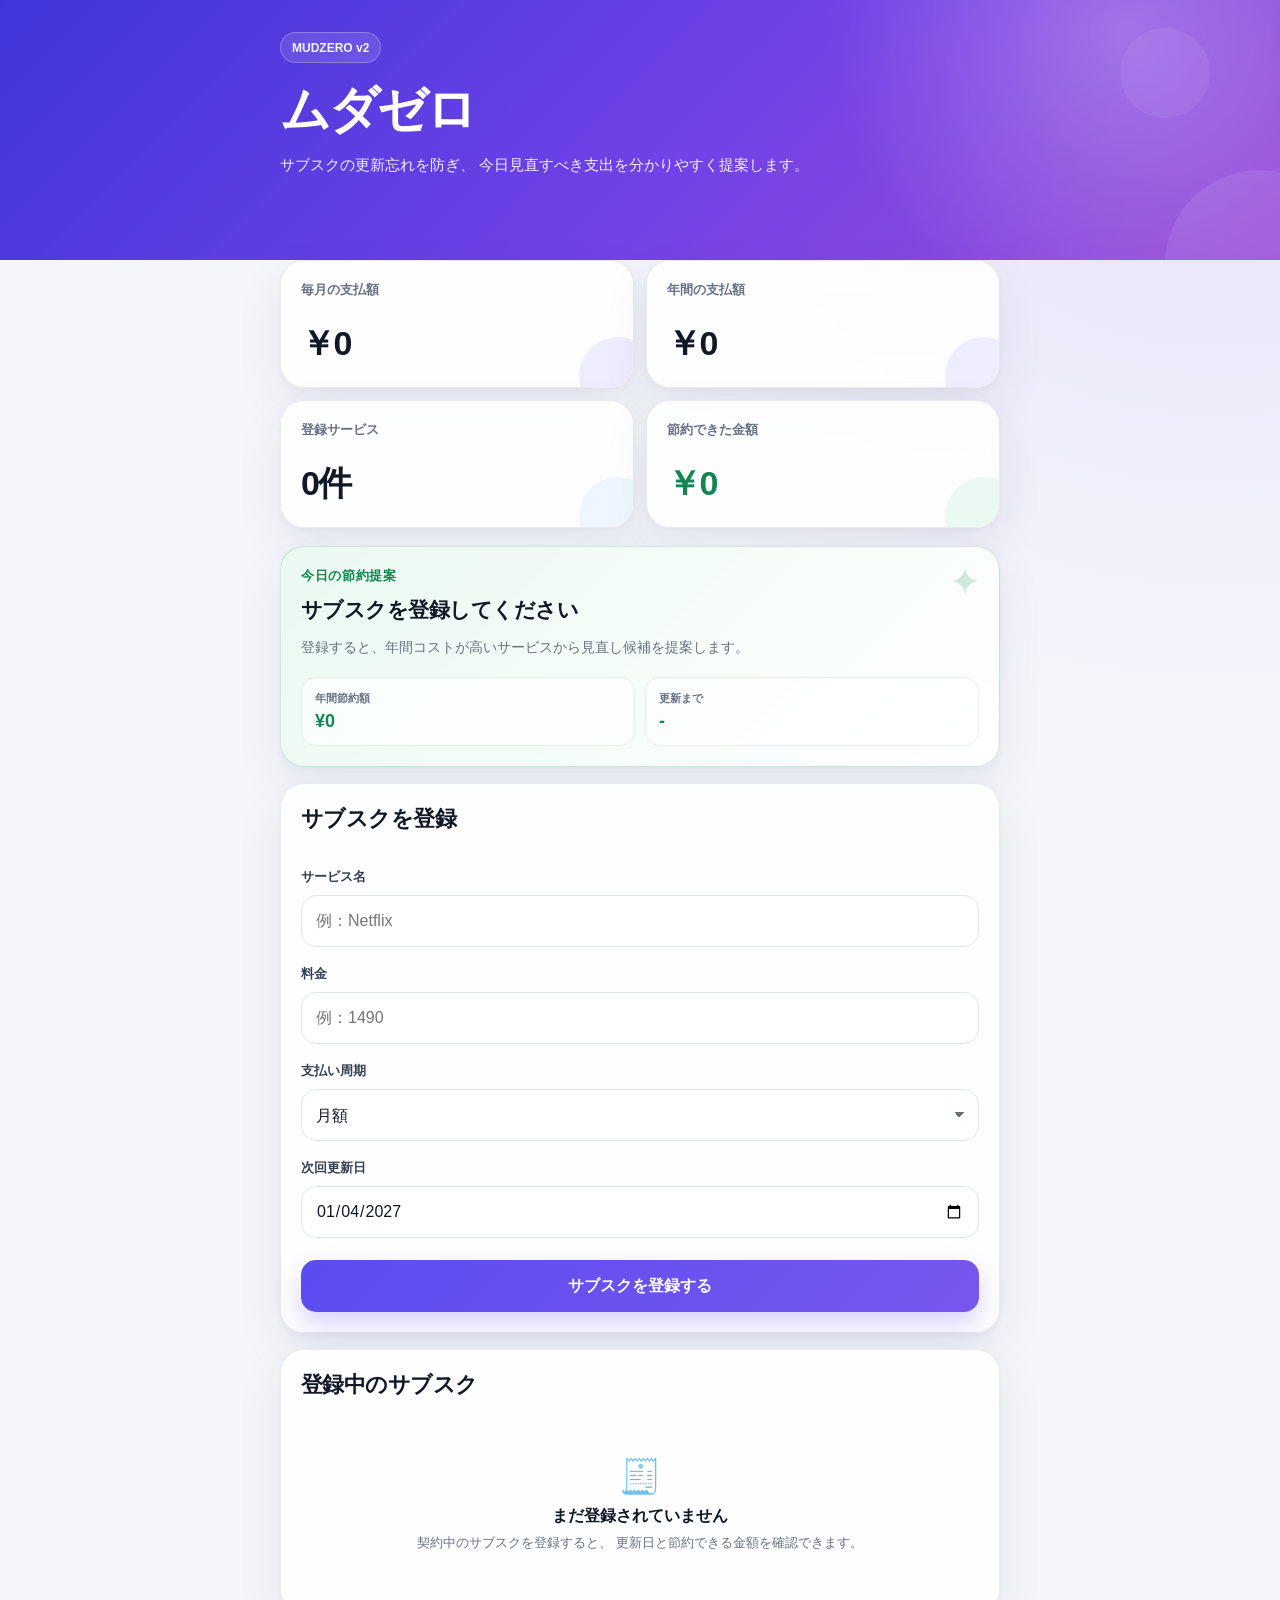
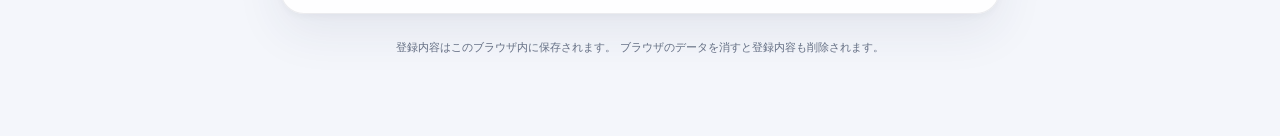
<file: index_v2.html>
<!DOCTYPE html>
<html lang="ja">
<head>
  <meta charset="UTF-8">

  <meta
    name="viewport"
    content="width=device-width, initial-scale=1, viewport-fit=cover"
  >

  <meta
    name="description"
    content="サブスクの更新日と支払額を管理し、節約候補を提案するアプリ"
  >

  <meta name="theme-color" content="#5b4cf0">

  <title>ムダゼロ v2</title>

  <style>
    :root {
      --background: #f4f6fb;
      --surface: #ffffff;
      --surface-soft: rgba(255, 255, 255, 0.88);

      --text: #111827;
      --muted: #667085;
      --border: rgba(17, 24, 39, 0.08);

      --primary: #5b4cf0;
      --primary-dark: #4338ca;
      --primary-soft: #eeecff;

      --green: #128653;
      --green-soft: #eaf9f1;

      --orange: #c66a12;
      --orange-soft: #fff5e8;

      --red: #cf2748;
      --red-soft: #fff0f3;

      --blue: #2563eb;
      --blue-soft: #eff6ff;

      --shadow:
        0 18px 48px rgba(38, 48, 85, 0.08),
        0 3px 10px rgba(38, 48, 85, 0.04);
    }

    * {
      box-sizing: border-box;
      -webkit-tap-highlight-color: transparent;
    }

    html {
      scroll-behavior: smooth;
    }

    body {
      margin: 0;
      min-height: 100vh;

      font-family:
        -apple-system,
        BlinkMacSystemFont,
        "Segoe UI",
        "Noto Sans JP",
        sans-serif;

      color: var(--text);

      background:
        radial-gradient(
          circle at 95% 0%,
          rgba(124, 58, 237, 0.12),
          transparent 34%
        ),
        var(--background);
    }

    button,
    input,
    select {
      font: inherit;
    }

    button {
      cursor: pointer;
    }

    .container {
      width: min(720px, calc(100% - 28px));
      margin: 0 auto;
    }

    header {
      position: relative;
      overflow: hidden;

      padding:
        calc(32px + env(safe-area-inset-top))
        20px
        82px;

      color: #ffffff;

      background:
        radial-gradient(
          circle at 88% 12%,
          rgba(255, 255, 255, 0.24),
          transparent 26%
        ),
        linear-gradient(
          135deg,
          #3f36d9 0%,
          #7142e7 55%,
          #9a4ed8 100%
        );
    }

    header::before {
      content: "";
      position: absolute;

      width: 190px;
      height: 190px;

      right: -75px;
      bottom: -100px;

      border-radius: 50%;
      background: rgba(255, 255, 255, 0.08);
    }

    header::after {
      content: "";
      position: absolute;

      width: 90px;
      height: 90px;

      right: 70px;
      top: 28px;

      border-radius: 50%;
      background: rgba(255, 255, 255, 0.06);
    }

    .header-content {
      position: relative;
      z-index: 1;
    }

    .header-top {
      display: flex;
      align-items: center;
      justify-content: space-between;
      gap: 16px;
    }

    .version-badge {
      display: inline-flex;
      align-items: center;
      justify-content: center;

      min-height: 31px;
      padding: 6px 11px;

      border: 1px solid rgba(255, 255, 255, 0.24);
      border-radius: 999px;

      color: rgba(255, 255, 255, 0.92);
      background: rgba(255, 255, 255, 0.12);

      font-size: 12px;
      font-weight: 800;

      backdrop-filter: blur(12px);
      -webkit-backdrop-filter: blur(12px);
    }

    h1 {
      margin: 14px 0 8px;

      font-size: clamp(36px, 10vw, 50px);
      font-weight: 900;

      letter-spacing: -0.05em;
    }

    .header-description {
      max-width: 530px;
      margin: 0;

      font-size: 15px;
      line-height: 1.75;

      opacity: 0.92;
    }

    main {
      position: relative;
      z-index: 2;

      margin-top: -46px;
      padding-bottom:
        calc(80px + env(safe-area-inset-bottom));
    }

    .card {
      margin-bottom: 16px;
      padding: 20px;

      border: 1px solid var(--border);
      border-radius: 24px;

      background: var(--surface-soft);

      box-shadow: var(--shadow);

      backdrop-filter: blur(18px);
      -webkit-backdrop-filter: blur(18px);
    }

    .summary-grid {
      display: grid;
      grid-template-columns: 1fr 1fr;
      gap: 12px;

      margin-bottom: 18px;
    }

    .summary-card {
      position: relative;
      overflow: hidden;

      min-height: 128px;
      margin-bottom: 0;

      display: flex;
      flex-direction: column;
      justify-content: space-between;
    }

    .summary-card::after {
      content: "";
      position: absolute;

      width: 78px;
      height: 78px;

      right: -24px;
      bottom: -28px;

      border-radius: 50%;
      background: var(--primary-soft);
    }

    .summary-card.green-card::after {
      background: var(--green-soft);
    }

    .summary-card.blue-card::after {
      background: var(--blue-soft);
    }

    .summary-label {
      position: relative;
      z-index: 1;

      color: var(--muted);

      font-size: 13px;
      font-weight: 750;
      line-height: 1.45;
    }

    .summary-value {
      position: relative;
      z-index: 1;

      font-size: clamp(26px, 7vw, 34px);
      font-weight: 900;

      letter-spacing: -0.045em;
    }

    .green-text {
      color: var(--green);
    }

    .section-title {
      margin: 0 0 18px;

      font-size: 22px;
      font-weight: 900;

      letter-spacing: -0.025em;
    }

    .suggestion-card {
      position: relative;
      overflow: hidden;

      border-color: rgba(18, 134, 83, 0.18);

      background:
        linear-gradient(
          135deg,
          rgba(234, 249, 241, 0.98),
          rgba(255, 255, 255, 0.96)
        );
    }

    .suggestion-card::after {
      content: "✦";
      position: absolute;

      right: 18px;
      top: 13px;

      color: rgba(18, 134, 83, 0.18);
      font-size: 38px;
    }

    .suggestion-eyebrow {
      margin-bottom: 10px;

      color: var(--green);

      font-size: 13px;
      font-weight: 900;
      letter-spacing: 0.05em;
    }

    .suggestion-heading {
      max-width: 88%;
      margin: 0 0 10px;

      font-size: 21px;
      font-weight: 900;
      line-height: 1.45;

      letter-spacing: -0.025em;
    }

    .suggestion-description {
      margin: 0;

      color: var(--muted);

      font-size: 14px;
      line-height: 1.7;
    }

    .suggestion-metrics {
      display: grid;
      grid-template-columns: 1fr 1fr;
      gap: 10px;

      margin-top: 18px;
    }

    .metric-box {
      padding: 13px;

      border: 1px solid rgba(18, 134, 83, 0.1);
      border-radius: 15px;

      background: rgba(255, 255, 255, 0.68);
    }

    .metric-label {
      margin-bottom: 5px;

      color: var(--muted);

      font-size: 11px;
      font-weight: 750;
    }

    .metric-value {
      color: var(--green);

      font-size: 18px;
      font-weight: 900;
    }

    .form-grid {
      display: grid;
      gap: 2px;
    }

    label {
      display: block;

      margin: 16px 0 7px;

      color: #344054;

      font-size: 13px;
      font-weight: 800;
    }

    input,
    select {
      width: 100%;
      min-height: 52px;

      padding: 12px 14px;

      border: 1px solid #dfe3ec;
      border-radius: 15px;

      color: var(--text);
      background: rgba(255, 255, 255, 0.98);

      font-size: 16px;

      transition:
        border-color 0.2s,
        box-shadow 0.2s,
        transform 0.2s;
    }

    select {
      appearance: none;
      -webkit-appearance: none;

      background-image:
        linear-gradient(
          45deg,
          transparent 50%,
          #667085 50%
        ),
        linear-gradient(
          135deg,
          #667085 50%,
          transparent 50%
        );

      background-position:
        calc(100% - 19px) 22px,
        calc(100% - 14px) 22px;

      background-size: 5px 5px;
      background-repeat: no-repeat;
    }

    input:focus,
    select:focus {
      outline: none;

      border-color: var(--primary);

      box-shadow:
        0 0 0 4px rgba(91, 76, 240, 0.12);
    }

    .button {
      width: 100%;
      min-height: 52px;

      border: 0;
      border-radius: 15px;

      font-weight: 900;

      transition:
        transform 0.15s,
        opacity 0.15s,
        box-shadow 0.15s;
    }

    .button:active {
      transform: scale(0.98);
    }

    .primary-button {
      margin-top: 20px;

      color: #ffffff;

      background:
        linear-gradient(
          135deg,
          var(--primary),
          #7857ef
        );

      box-shadow:
        0 12px 26px rgba(91, 76, 240, 0.24);
    }

    .subscription-list {
      display: grid;
      gap: 14px;
    }

    .subscription-item {
      position: relative;
      overflow: hidden;

      padding: 19px;

      border: 1px solid var(--border);
      border-radius: 21px;

      background: var(--surface);

      box-shadow:
        0 10px 26px rgba(35, 45, 80, 0.05);
    }

    .subscription-item::before {
      content: "";
      position: absolute;

      left: 0;
      top: 0;

      width: 5px;
      height: 100%;

      background:
        linear-gradient(
          180deg,
          var(--primary),
          #9b5de5
        );
    }

    .subscription-top {
      display: flex;
      align-items: flex-start;
      justify-content: space-between;
      gap: 14px;
    }

    .subscription-icon {
      flex: 0 0 auto;

      width: 46px;
      height: 46px;

      display: flex;
      align-items: center;
      justify-content: center;

      border-radius: 15px;

      color: var(--primary);
      background: var(--primary-soft);

      font-size: 22px;
      font-weight: 900;
    }

    .subscription-main {
      min-width: 0;
      flex: 1;
    }

    .subscription-name {
      overflow-wrap: anywhere;

      margin: 1px 0 5px;

      font-size: 20px;
      font-weight: 900;

      letter-spacing: -0.025em;
    }

    .subscription-price {
      color: var(--muted);

      font-size: 13px;
      line-height: 1.6;
    }

    .annual-cost {
      margin-top: 3px;

      color: var(--text);

      font-size: 13px;
      font-weight: 750;
    }

    .renewal-alert {
      margin: 15px 0 0;
      padding: 12px 13px;

      border-radius: 14px;

      font-size: 13px;
      font-weight: 900;
    }

    .renewal-normal {
      color: #475467;
      background: #f1f4f8;
    }

    .renewal-soon {
      color: var(--orange);
      background: var(--orange-soft);
    }

    .renewal-urgent {
      color: var(--red);
      background: var(--red-soft);
    }

    .renewal-date {
      margin-top: 8px;

      color: var(--muted);

      font-size: 12px;
      line-height: 1.5;
    }

    .actions {
      display: grid;
      grid-template-columns: 1fr 1fr;
      gap: 10px;

      margin-top: 16px;
    }

    .action-button {
      min-height: 48px;

      border: 0;
      border-radius: 14px;

      font-size: 14px;
      font-weight: 900;

      transition:
        transform 0.15s,
        opacity 0.15s;
    }

    .action-button:active {
      transform: scale(0.98);
    }

    .complete-button {
      color: var(--green);
      background: var(--green-soft);
    }

    .delete-button {
      color: var(--red);
      background: var(--red-soft);
    }

    .empty-state {
      padding: 38px 12px;

      text-align: center;
      color: var(--muted);
    }

    .empty-icon {
      display: block;
      margin-bottom: 10px;

      font-size: 34px;
    }

    .empty-title {
      margin-bottom: 5px;

      color: var(--text);

      font-size: 16px;
      font-weight: 900;
    }

    .empty-description {
      margin: 0;

      font-size: 13px;
      line-height: 1.7;
    }

    .toast {
      position: fixed;
      z-index: 999;

      left: 50%;
      bottom:
        calc(22px + env(safe-area-inset-bottom));

      width: min(
        calc(100% - 32px),
        430px
      );

      padding: 13px 16px;

      border-radius: 15px;

      color: #ffffff;
      background: rgba(17, 24, 39, 0.92);

      text-align: center;

      font-size: 14px;
      font-weight: 800;

      box-shadow:
        0 18px 40px rgba(17, 24, 39, 0.24);

      backdrop-filter: blur(12px);
      -webkit-backdrop-filter: blur(12px);

      transform: translate(-50%, 120px);
      opacity: 0;

      pointer-events: none;

      transition:
        transform 0.25s ease,
        opacity 0.25s ease;
    }

    .toast.show {
      transform: translate(-50%, 0);
      opacity: 1;
    }

    .footer-note {
      padding: 8px 8px 0;

      color: var(--muted);

      text-align: center;

      font-size: 11px;
      line-height: 1.7;
    }

    @media (max-width: 480px) {
      header {
        padding-bottom: 74px;
      }

      .summary-card {
        min-height: 116px;
        padding: 17px;
      }

      .summary-value {
        font-size: 25px;
      }

      .card {
        padding: 18px;
        border-radius: 22px;
      }

      .suggestion-heading {
        font-size: 18px;
      }

      .subscription-item {
        padding: 17px;
      }

      .subscription-icon {
        width: 42px;
        height: 42px;

        border-radius: 13px;

        font-size: 20px;
      }

      .subscription-name {
        font-size: 18px;
      }
    }

    @media (max-width: 350px) {
      .summary-grid {
        grid-template-columns: 1fr;
      }

      .actions,
      .suggestion-metrics {
        grid-template-columns: 1fr;
      }
    }
  </style>
</head>

<body>
  <header>
    <div class="container header-content">
      <div class="header-top">
        <div class="version-badge">
          MUDZERO v2
        </div>
      </div>

      <h1>ムダゼロ</h1>

      <p class="header-description">
        サブスクの更新忘れを防ぎ、
        今日見直すべき支出を分かりやすく提案します。
      </p>
    </div>
  </header>

  <main class="container">
    <section class="summary-grid">
      <article class="card summary-card">
        <div class="summary-label">
          毎月の支払額
        </div>

        <div
          id="monthlyTotal"
          class="summary-value"
        >
          ¥0
        </div>
      </article>

      <article class="card summary-card">
        <div class="summary-label">
          年間の支払額
        </div>

        <div
          id="yearlyTotal"
          class="summary-value"
        >
          ¥0
        </div>
      </article>

      <article class="card summary-card blue-card">
        <div class="summary-label">
          登録サービス
        </div>

        <div
          id="subscriptionCount"
          class="summary-value"
        >
          0件
        </div>
      </article>

      <article class="card summary-card green-card">
        <div class="summary-label">
          節約できた金額
        </div>

        <div
          id="savedTotal"
          class="summary-value green-text"
        >
          ¥0
        </div>
      </article>
    </section>

    <section class="card suggestion-card">
      <div class="suggestion-eyebrow">
        今日の節約提案
      </div>

      <h2
        id="suggestionHeading"
        class="suggestion-heading"
      >
        サブスクを登録してください
      </h2>

      <p
        id="suggestionDescription"
        class="suggestion-description"
      >
        登録すると、年間コストが高いサービスから
        見直し候補を提案します。
      </p>

      <div
        id="suggestionMetrics"
        class="suggestion-metrics"
        hidden
      >
        <div class="metric-box">
          <div class="metric-label">
            年間節約額
          </div>

          <div
            id="suggestionSaving"
            class="metric-value"
          >
            ¥0
          </div>
        </div>

        <div class="metric-box">
          <div class="metric-label">
            更新まで
          </div>

          <div
            id="suggestionDays"
            class="metric-value"
          >
            -
          </div>
        </div>
      </div>
    </section>

    <section class="card">
      <h2 class="section-title">
        サブスクを登録
      </h2>

      <form
        id="subscriptionForm"
        class="form-grid"
      >
        <label for="name">
          サービス名
        </label>

        <input
          id="name"
          type="text"
          maxlength="50"
          placeholder="例：Netflix"
          autocomplete="off"
          required
        >

        <label for="price">
          料金
        </label>

        <input
          id="price"
          type="number"
          min="1"
          step="1"
          inputmode="numeric"
          placeholder="例：1490"
          required
        >

        <label for="cycle">
          支払い周期
        </label>

        <select id="cycle">
          <option value="monthly">
            月額
          </option>

          <option value="yearly">
            年額
          </option>
        </select>

        <label for="renewalDate">
          次回更新日
        </label>

        <input
          id="renewalDate"
          type="date"
          required
        >

        <button
          class="button primary-button"
          type="submit"
        >
          サブスクを登録する
        </button>
      </form>
    </section>

    <section class="card">
      <h2 class="section-title">
        登録中のサブスク
      </h2>

      <div
        id="subscriptionList"
        class="subscription-list"
      ></div>
    </section>

    <div class="footer-note">
      登録内容はこのブラウザ内に保存されます。
      ブラウザのデータを消すと登録内容も削除されます。
    </div>
  </main>

  <div
    id="toast"
    class="toast"
    role="status"
    aria-live="polite"
  ></div>

  <script>
    "use strict";

    const STORAGE_KEY = "mudazero-data";

    let subscriptions = loadSubscriptions();

    const form =
      document.getElementById("subscriptionForm");

    const list =
      document.getElementById("subscriptionList");

    const toast =
      document.getElementById("toast");

    let toastTimer = null;

    function loadSubscriptions() {
      try {
        const saved =
          localStorage.getItem(STORAGE_KEY);

        const parsed =
          saved ? JSON.parse(saved) : [];

        return Array.isArray(parsed)
          ? parsed
          : [];
      } catch (error) {
        console.error(
          "保存データを読み込めませんでした。",
          error
        );

        return [];
      }
    }

    function saveSubscriptions() {
      try {
        localStorage.setItem(
          STORAGE_KEY,
          JSON.stringify(subscriptions)
        );
      } catch (error) {
        console.error(
          "データを保存できませんでした。",
          error
        );

        showToast(
          "データを保存できませんでした"
        );
      }
    }

    function createId() {
      if (
        window.crypto &&
        typeof crypto.randomUUID === "function"
      ) {
        return crypto.randomUUID();
      }

      return (
        String(Date.now()) +
        "-" +
        Math.random().toString(16).slice(2)
      );
    }

    function escapeHtml(value) {
      return String(value)
        .replaceAll("&", "&amp;")
        .replaceAll("<", "&lt;")
        .replaceAll(">", "&gt;")
        .replaceAll('"', "&quot;")
        .replaceAll("'", "&#039;");
    }

    function formatYen(value) {
      return new Intl.NumberFormat(
        "ja-JP",
        {
          style: "currency",
          currency: "JPY",
          maximumFractionDigits: 0
        }
      ).format(
        Math.round(value)
      );
    }

    function getYearlyPrice(item) {
      return item.cycle === "monthly"
        ? Number(item.price) * 12
        : Number(item.price);
    }

    function getMonthlyPrice(item) {
      return item.cycle === "monthly"
        ? Number(item.price)
        : Number(item.price) / 12;
    }

    function getDaysUntil(dateString) {
      const today = new Date();
      today.setHours(0, 0, 0, 0);

      const renewalDate =
        new Date(dateString + "T00:00:00");

      return Math.ceil(
        (
          renewalDate.getTime() -
          today.getTime()
        ) /
        (
          1000 *
          60 *
          60 *
          24
        )
      );
    }

    function getRenewalAlert(dateString) {
      const days =
        getDaysUntil(dateString);

      if (days < 0) {
        return {
          text:
            Math.abs(days) +
            "日前に更新日を過ぎています",
          shortText: "期限経過",
          className: "renewal-urgent"
        };
      }

      if (days === 0) {
        return {
          text: "本日が更新日です",
          shortText: "本日",
          className: "renewal-urgent"
        };
      }

      if (days <= 3) {
        return {
          text:
            "更新まであと" +
            days +
            "日",
          shortText:
            "あと" +
            days +
            "日",
          className: "renewal-urgent"
        };
      }

      if (days <= 7) {
        return {
          text:
            "更新まであと" +
            days +
            "日",
          shortText:
            "あと" +
            days +
            "日",
          className: "renewal-soon"
        };
      }

      return {
        text:
          "更新まであと" +
          days +
          "日",
        shortText:
          "あと" +
          days +
          "日",
        className: "renewal-normal"
      };
    }

    function getServiceIcon(name) {
      const normalized =
        String(name).toLowerCase();

      if (
        normalized.includes("netflix") ||
        normalized.includes("動画") ||
        normalized.includes("disney") ||
        normalized.includes("hulu")
      ) {
        return "🎬";
      }

      if (
        normalized.includes("spotify") ||
        normalized.includes("音楽") ||
        normalized.includes("music")
      ) {
        return "🎵";
      }

      if (
        normalized.includes("chatgpt") ||
        normalized.includes("ai")
      ) {
        return "✦";
      }

      if (
        normalized.includes("ゲーム") ||
        normalized.includes("nintendo") ||
        normalized.includes("playstation")
      ) {
        return "🎮";
      }

      if (
        normalized.includes("cloud") ||
        normalized.includes("icloud") ||
        normalized.includes("ストレージ")
      ) {
        return "☁️";
      }

      if (
        normalized.includes("amazon") ||
        normalized.includes("prime")
      ) {
        return "📦";
      }

      return "◈";
    }

    function showToast(message) {
      toast.textContent = message;
      toast.classList.add("show");

      clearTimeout(toastTimer);

      toastTimer = setTimeout(() => {
        toast.classList.remove("show");
      }, 2200);
    }

    function renderSummary() {
      const active =
        subscriptions.filter(
          item => !item.cancelled
        );

      const cancelled =
        subscriptions.filter(
          item => item.cancelled
        );

      const monthlyTotal =
        active.reduce(
          (total, item) =>
            total + getMonthlyPrice(item),
          0
        );

      const yearlyTotal =
        active.reduce(
          (total, item) =>
            total + getYearlyPrice(item),
          0
        );

      const savedTotal =
        cancelled.reduce(
          (total, item) =>
            total + getYearlyPrice(item),
          0
        );

      document
        .getElementById("monthlyTotal")
        .textContent =
          formatYen(monthlyTotal);

      document
        .getElementById("yearlyTotal")
        .textContent =
          formatYen(yearlyTotal);

      document
        .getElementById("subscriptionCount")
        .textContent =
          active.length + "件";

      document
        .getElementById("savedTotal")
        .textContent =
          formatYen(savedTotal);
    }

    function renderSuggestion() {
      const active =
        subscriptions.filter(
          item => !item.cancelled
        );

      const heading =
        document.getElementById(
          "suggestionHeading"
        );

      const description =
        document.getElementById(
          "suggestionDescription"
        );

      const metrics =
        document.getElementById(
          "suggestionMetrics"
        );

      if (active.length === 0) {
        heading.textContent =
          "サブスクを登録してください";

        description.textContent =
          "登録すると、年間コストが高いサービスから見直し候補を提案します。";

        metrics.hidden = true;

        return;
      }

      const suggestion =
        [...active].sort(
          (a, b) => {
            const aDays =
              getDaysUntil(
                a.renewalDate
              );

            const bDays =
              getDaysUntil(
                b.renewalDate
              );

            const aUrgency =
              Math.max(
                0,
                31 - aDays
              ) * 500;

            const bUrgency =
              Math.max(
                0,
                31 - bDays
              ) * 500;

            const aScore =
              getYearlyPrice(a) +
              aUrgency;

            const bScore =
              getYearlyPrice(b) +
              bUrgency;

            return bScore - aScore;
          }
        )[0];

      const renewal =
        getRenewalAlert(
          suggestion.renewalDate
        );

      heading.textContent =
        suggestion.name +
        "を見直しませんか？";

      description.textContent =
        "年間コストと更新日の近さから、今日の見直し候補として選びました。";

      document
        .getElementById("suggestionSaving")
        .textContent =
          formatYen(
            getYearlyPrice(suggestion)
          );

      document
        .getElementById("suggestionDays")
        .textContent =
          renewal.shortText;

      metrics.hidden = false;
    }

    function renderSubscriptionList() {
      const active =
        subscriptions
          .filter(
            item => !item.cancelled
          )
          .sort(
            (a, b) =>
              new Date(a.renewalDate) -
              new Date(b.renewalDate)
          );

      list.innerHTML = "";

      if (active.length === 0) {
        list.innerHTML = `
          <div class="empty-state">
            <span class="empty-icon">🧾</span>

            <div class="empty-title">
              まだ登録されていません
            </div>

            <p class="empty-description">
              契約中のサブスクを登録すると、
              更新日と節約できる金額を確認できます。
            </p>
          </div>
        `;

        return;
      }

      active.forEach(item => {
        const renewal =
          getRenewalAlert(
            item.renewalDate
          );

        const article =
          document.createElement("article");

        article.className =
          "subscription-item";

        article.innerHTML = `
          <div class="subscription-top">
            <div class="subscription-icon">
              ${getServiceIcon(item.name)}
            </div>

            <div class="subscription-main">
              <div class="subscription-name">
                ${escapeHtml(item.name)}
              </div>

              <div class="subscription-price">
                ${
                  item.cycle === "monthly"
                    ? "月額"
                    : "年額"
                }
                ${formatYen(item.price)}
              </div>

              <div class="annual-cost">
                年間コスト：
                ${formatYen(
                  getYearlyPrice(item)
                )}
              </div>
            </div>
          </div>

          <div
            class="renewal-alert ${renewal.className}"
          >
            ${renewal.text}
          </div>

          <div class="renewal-date">
            次回更新日：
            ${escapeHtml(item.renewalDate)}
          </div>

          <div class="actions">
            <button
              class="
                action-button
                complete-button
              "
              type="button"
              data-action="cancel"
              data-id="${escapeHtml(item.id)}"
            >
              解約済みにする
            </button>

            <button
              class="
                action-button
                delete-button
              "
              type="button"
              data-action="delete"
              data-id="${escapeHtml(item.id)}"
            >
              削除
            </button>
          </div>
        `;

        list.appendChild(article);
      });
    }

    function render() {
      renderSummary();
      renderSuggestion();
      renderSubscriptionList();
    }

    function cancelSubscription(id) {
      const item =
        subscriptions.find(
          subscription =>
            subscription.id === id
        );

      if (!item) {
        return;
      }

      const confirmed =
        confirm(
          item.name +
          "を解約済みにしますか？"
        );

      if (!confirmed) {
        return;
      }

      item.cancelled = true;
      item.cancelledAt =
        new Date().toISOString();

      saveSubscriptions();
      render();

      showToast(
        item.name +
        "を解約済みにしました"
      );
    }

    function deleteSubscription(id) {
      const item =
        subscriptions.find(
          subscription =>
            subscription.id === id
        );

      if (!item) {
        return;
      }

      const confirmed =
        confirm(
          item.name +
          "を完全に削除しますか？"
        );

      if (!confirmed) {
        return;
      }

      subscriptions =
        subscriptions.filter(
          subscription =>
            subscription.id !== id
        );

      saveSubscriptions();
      render();

      showToast(
        item.name +
        "を削除しました"
      );
    }

    form.addEventListener(
      "submit",
      event => {
        event.preventDefault();

        const name =
          document
            .getElementById("name")
            .value
            .trim();

        const price =
          Number(
            document
              .getElementById("price")
              .value
          );

        const cycle =
          document
            .getElementById("cycle")
            .value;

        const renewalDate =
          document
            .getElementById("renewalDate")
            .value;

        if (
          !name ||
          !Number.isFinite(price) ||
          price <= 0 ||
          !renewalDate
        ) {
          alert(
            "サービス名、料金、更新日を確認してください。"
          );

          return;
        }

        subscriptions.push({
          id: createId(),
          name,
          price,
          cycle,
          renewalDate,
          cancelled: false,
          createdAt:
            new Date().toISOString()
        });

        saveSubscriptions();

        form.reset();
        setDefaultDate();
        render();

        showToast(
          name +
          "を登録しました"
        );
      }
    );

    list.addEventListener(
      "click",
      event => {
        const button =
          event.target.closest(
            "button[data-action]"
          );

        if (!button) {
          return;
        }

        const id =
          button.dataset.id;

        const action =
          button.dataset.action;

        if (action === "cancel") {
          cancelSubscription(id);
        }

        if (action === "delete") {
          deleteSubscription(id);
        }
      }
    );

    function setDefaultDate() {
      const date = new Date();

      date.setMonth(
        date.getMonth() + 1
      );

      document
        .getElementById("renewalDate")
        .value =
          date
            .toISOString()
            .split("T")[0];
    }

    setDefaultDate();
    render();
  </script>
</body>
</html>
</file>
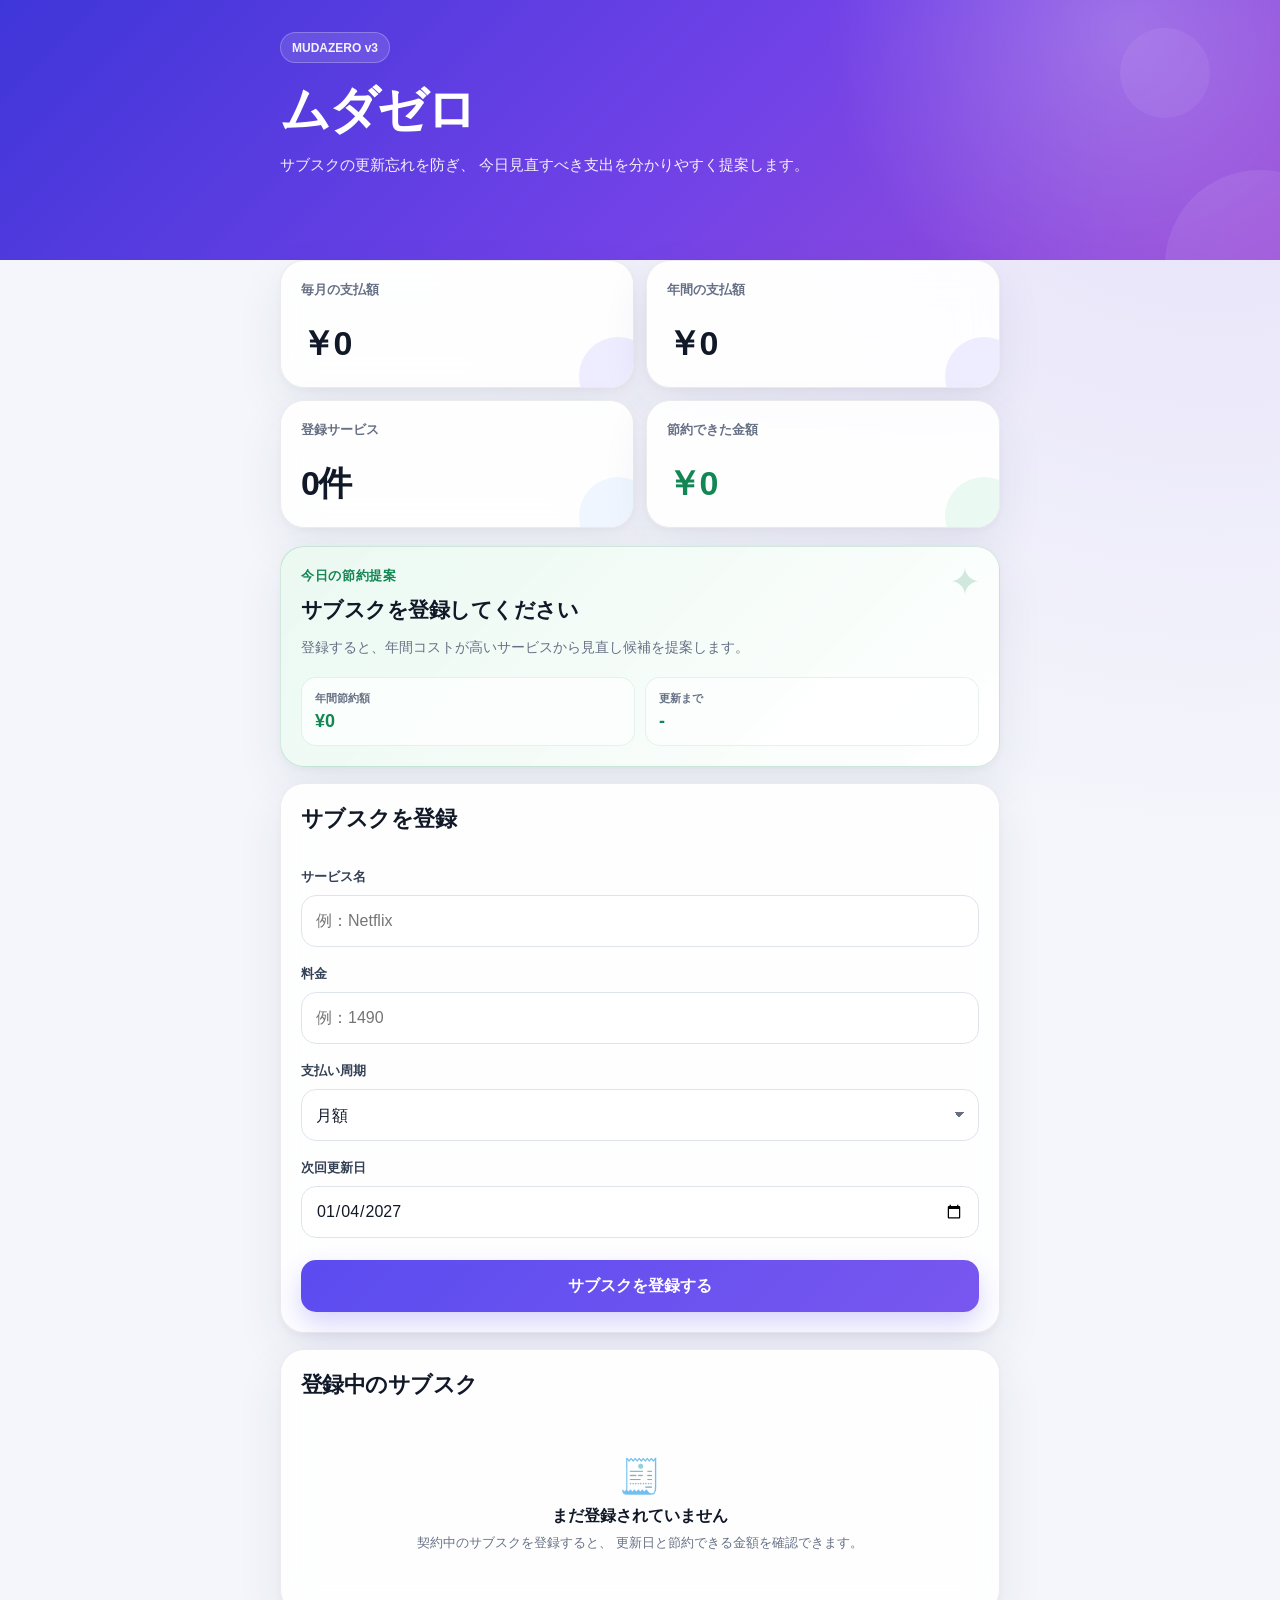
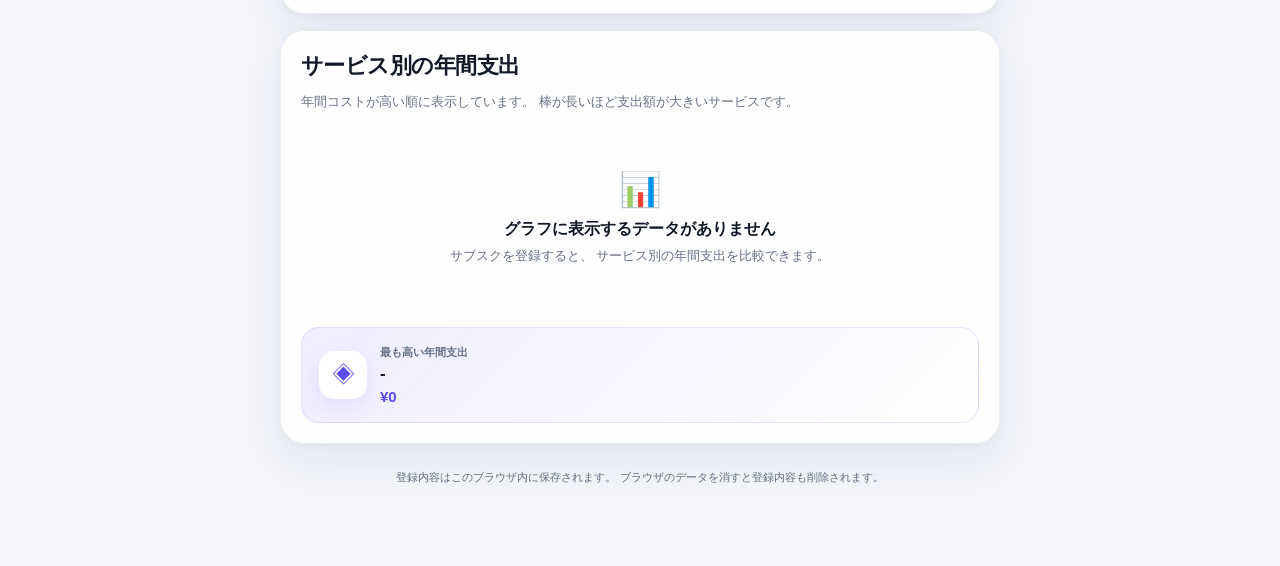
<file: index_v3.html>
<!DOCTYPE html>
<html lang="ja">
<head>
  <meta charset="UTF-8">

  <meta
    name="viewport"
    content="width=device-width, initial-scale=1, viewport-fit=cover"
  >

  <meta
    name="description"
    content="サブスクの更新日と支払額を管理し、節約候補を提案するアプリ"
  >

  <meta name="theme-color" content="#5b4cf0">

  <title>ムダゼロ v3</title>

  <style>
    :root {
      --background: #f4f6fb;
      --surface: #ffffff;
      --surface-soft: rgba(255, 255, 255, 0.9);

      --text: #111827;
      --muted: #667085;
      --border: rgba(17, 24, 39, 0.08);

      --primary: #5b4cf0;
      --primary-dark: #4338ca;
      --primary-soft: #eeecff;

      --green: #128653;
      --green-soft: #eaf9f1;

      --orange: #c66a12;
      --orange-soft: #fff5e8;

      --red: #cf2748;
      --red-soft: #fff0f3;

      --blue: #2563eb;
      --blue-soft: #eff6ff;

      --shadow:
        0 18px 48px rgba(38, 48, 85, 0.08),
        0 3px 10px rgba(38, 48, 85, 0.04);
    }

    * {
      box-sizing: border-box;
      -webkit-tap-highlight-color: transparent;
    }

    html {
      scroll-behavior: smooth;
    }

    body {
      margin: 0;
      min-height: 100vh;

      font-family:
        -apple-system,
        BlinkMacSystemFont,
        "Segoe UI",
        "Noto Sans JP",
        sans-serif;

      color: var(--text);

      background:
        radial-gradient(
          circle at 95% 0%,
          rgba(124, 58, 237, 0.12),
          transparent 34%
        ),
        var(--background);
    }

    button,
    input,
    select {
      font: inherit;
    }

    button {
      cursor: pointer;
    }

    .container {
      width: min(720px, calc(100% - 28px));
      margin: 0 auto;
    }

    header {
      position: relative;
      overflow: hidden;

      padding:
        calc(32px + env(safe-area-inset-top))
        20px
        82px;

      color: #ffffff;

      background:
        radial-gradient(
          circle at 88% 12%,
          rgba(255, 255, 255, 0.24),
          transparent 26%
        ),
        linear-gradient(
          135deg,
          #3f36d9 0%,
          #7142e7 55%,
          #9a4ed8 100%
        );
    }

    header::before {
      content: "";
      position: absolute;

      width: 190px;
      height: 190px;

      right: -75px;
      bottom: -100px;

      border-radius: 50%;
      background: rgba(255, 255, 255, 0.08);
    }

    header::after {
      content: "";
      position: absolute;

      width: 90px;
      height: 90px;

      right: 70px;
      top: 28px;

      border-radius: 50%;
      background: rgba(255, 255, 255, 0.06);
    }

    .header-content {
      position: relative;
      z-index: 1;
    }

    .header-top {
      display: flex;
      align-items: center;
      justify-content: space-between;
      gap: 16px;
    }

    .version-badge {
      display: inline-flex;
      align-items: center;
      justify-content: center;

      min-height: 31px;
      padding: 6px 11px;

      border: 1px solid rgba(255, 255, 255, 0.24);
      border-radius: 999px;

      color: rgba(255, 255, 255, 0.92);
      background: rgba(255, 255, 255, 0.12);

      font-size: 12px;
      font-weight: 800;

      backdrop-filter: blur(12px);
      -webkit-backdrop-filter: blur(12px);
    }

    h1 {
      margin: 14px 0 8px;

      font-size: clamp(36px, 10vw, 50px);
      font-weight: 900;

      letter-spacing: -0.05em;
    }

    .header-description {
      max-width: 530px;
      margin: 0;

      font-size: 15px;
      line-height: 1.75;

      opacity: 0.92;
    }

    main {
      position: relative;
      z-index: 2;

      margin-top: -46px;

      padding-bottom:
        calc(80px + env(safe-area-inset-bottom));
    }

    .card {
      margin-bottom: 16px;
      padding: 20px;

      border: 1px solid var(--border);
      border-radius: 24px;

      background: var(--surface-soft);

      box-shadow: var(--shadow);

      backdrop-filter: blur(18px);
      -webkit-backdrop-filter: blur(18px);
    }

    .summary-grid {
      display: grid;
      grid-template-columns: 1fr 1fr;
      gap: 12px;

      margin-bottom: 18px;
    }

    .summary-card {
      position: relative;
      overflow: hidden;

      min-height: 128px;
      margin-bottom: 0;

      display: flex;
      flex-direction: column;
      justify-content: space-between;
    }

    .summary-card::after {
      content: "";
      position: absolute;

      width: 78px;
      height: 78px;

      right: -24px;
      bottom: -28px;

      border-radius: 50%;
      background: var(--primary-soft);
    }

    .summary-card.green-card::after {
      background: var(--green-soft);
    }

    .summary-card.blue-card::after {
      background: var(--blue-soft);
    }

    .summary-label {
      position: relative;
      z-index: 1;

      color: var(--muted);

      font-size: 13px;
      font-weight: 750;
      line-height: 1.45;
    }

    .summary-value {
      position: relative;
      z-index: 1;

      font-size: clamp(26px, 7vw, 34px);
      font-weight: 900;

      letter-spacing: -0.045em;
    }

    .green-text {
      color: var(--green);
    }

    .section-title {
      margin: 0 0 18px;

      font-size: 22px;
      font-weight: 900;

      letter-spacing: -0.025em;
    }

    .section-description {
      margin: -8px 0 18px;

      color: var(--muted);

      font-size: 13px;
      line-height: 1.7;
    }

    .suggestion-card {
      position: relative;
      overflow: hidden;

      border-color: rgba(18, 134, 83, 0.18);

      background:
        linear-gradient(
          135deg,
          rgba(234, 249, 241, 0.98),
          rgba(255, 255, 255, 0.96)
        );
    }

    .suggestion-card::after {
      content: "✦";
      position: absolute;

      right: 18px;
      top: 13px;

      color: rgba(18, 134, 83, 0.18);
      font-size: 38px;
    }

    .suggestion-eyebrow {
      margin-bottom: 10px;

      color: var(--green);

      font-size: 13px;
      font-weight: 900;
      letter-spacing: 0.05em;
    }

    .suggestion-heading {
      max-width: 88%;
      margin: 0 0 10px;

      font-size: 21px;
      font-weight: 900;
      line-height: 1.45;

      letter-spacing: -0.025em;
    }

    .suggestion-description {
      margin: 0;

      color: var(--muted);

      font-size: 14px;
      line-height: 1.7;
    }

    .suggestion-metrics {
      display: grid;
      grid-template-columns: 1fr 1fr;
      gap: 10px;

      margin-top: 18px;
    }

    .metric-box {
      padding: 13px;

      border: 1px solid rgba(18, 134, 83, 0.1);
      border-radius: 15px;

      background: rgba(255, 255, 255, 0.68);
    }

    .metric-label {
      margin-bottom: 5px;

      color: var(--muted);

      font-size: 11px;
      font-weight: 750;
    }

    .metric-value {
      color: var(--green);

      font-size: 18px;
      font-weight: 900;
    }

    .form-grid {
      display: grid;
      gap: 2px;
    }

    label {
      display: block;

      margin: 16px 0 7px;

      color: #344054;

      font-size: 13px;
      font-weight: 800;
    }

    input,
    select {
      width: 100%;
      min-height: 52px;

      padding: 12px 14px;

      border: 1px solid #dfe3ec;
      border-radius: 15px;

      color: var(--text);
      background: rgba(255, 255, 255, 0.98);

      font-size: 16px;

      transition:
        border-color 0.2s,
        box-shadow 0.2s;
    }

    select {
      appearance: none;
      -webkit-appearance: none;

      background-image:
        linear-gradient(
          45deg,
          transparent 50%,
          #667085 50%
        ),
        linear-gradient(
          135deg,
          #667085 50%,
          transparent 50%
        );

      background-position:
        calc(100% - 19px) 22px,
        calc(100% - 14px) 22px;

      background-size: 5px 5px;
      background-repeat: no-repeat;
    }

    input:focus,
    select:focus {
      outline: none;

      border-color: var(--primary);

      box-shadow:
        0 0 0 4px rgba(91, 76, 240, 0.12);
    }

    .button {
      width: 100%;
      min-height: 52px;

      border: 0;
      border-radius: 15px;

      font-weight: 900;

      transition:
        transform 0.15s,
        opacity 0.15s,
        box-shadow 0.15s;
    }

    .button:active {
      transform: scale(0.98);
    }

    .primary-button {
      margin-top: 20px;

      color: #ffffff;

      background:
        linear-gradient(
          135deg,
          var(--primary),
          #7857ef
        );

      box-shadow:
        0 12px 26px rgba(91, 76, 240, 0.24);
    }

    .subscription-list {
      display: grid;
      gap: 14px;
    }

    .subscription-item {
      position: relative;
      overflow: hidden;

      padding: 19px;

      border: 1px solid var(--border);
      border-radius: 21px;

      background: var(--surface);

      box-shadow:
        0 10px 26px rgba(35, 45, 80, 0.05);
    }

    .subscription-item::before {
      content: "";
      position: absolute;

      left: 0;
      top: 0;

      width: 5px;
      height: 100%;

      background:
        linear-gradient(
          180deg,
          var(--primary),
          #9b5de5
        );
    }

    .subscription-top {
      display: flex;
      align-items: flex-start;
      justify-content: space-between;
      gap: 14px;
    }

    .subscription-icon {
      flex: 0 0 auto;

      width: 46px;
      height: 46px;

      display: flex;
      align-items: center;
      justify-content: center;

      border-radius: 15px;

      color: var(--primary);
      background: var(--primary-soft);

      font-size: 22px;
      font-weight: 900;
    }

    .subscription-main {
      min-width: 0;
      flex: 1;
    }

    .subscription-name {
      overflow-wrap: anywhere;

      margin: 1px 0 5px;

      font-size: 20px;
      font-weight: 900;

      letter-spacing: -0.025em;
    }

    .subscription-price {
      color: var(--muted);

      font-size: 13px;
      line-height: 1.6;
    }

    .annual-cost {
      margin-top: 3px;

      color: var(--text);

      font-size: 13px;
      font-weight: 750;
    }

    .renewal-alert {
      margin: 15px 0 0;
      padding: 12px 13px;

      border-radius: 14px;

      font-size: 13px;
      font-weight: 900;
    }

    .renewal-normal {
      color: #475467;
      background: #f1f4f8;
    }

    .renewal-soon {
      color: var(--orange);
      background: var(--orange-soft);
    }

    .renewal-urgent {
      color: var(--red);
      background: var(--red-soft);
    }

    .renewal-date {
      margin-top: 8px;

      color: var(--muted);

      font-size: 12px;
      line-height: 1.5;
    }

    .actions {
      display: grid;
      grid-template-columns: 1fr 1fr;
      gap: 10px;

      margin-top: 16px;
    }

    .action-button {
      min-height: 48px;

      border: 0;
      border-radius: 14px;

      font-size: 14px;
      font-weight: 900;

      transition:
        transform 0.15s,
        opacity 0.15s;
    }

    .action-button:active {
      transform: scale(0.98);
    }

    .complete-button {
      color: var(--green);
      background: var(--green-soft);
    }

    .delete-button {
      color: var(--red);
      background: var(--red-soft);
    }

    .chart-list {
      display: grid;
      gap: 20px;
    }

    .chart-row {
      display: grid;
      gap: 9px;
    }

    .chart-row-top {
      display: flex;
      justify-content: space-between;
      align-items: flex-end;
      gap: 14px;
    }

    .chart-service {
      min-width: 0;
      flex: 1;

      display: flex;
      align-items: center;
      gap: 9px;
    }

    .chart-icon {
      width: 34px;
      height: 34px;

      flex: 0 0 auto;

      display: flex;
      justify-content: center;
      align-items: center;

      border-radius: 11px;

      color: var(--primary);
      background: var(--primary-soft);

      font-size: 17px;
    }

    .chart-name {
      overflow: hidden;
      text-overflow: ellipsis;
      white-space: nowrap;

      font-size: 14px;
      font-weight: 850;
    }

    .chart-amount {
      flex: 0 0 auto;

      font-size: 14px;
      font-weight: 900;
    }

    .chart-track {
      position: relative;
      overflow: hidden;

      height: 13px;

      border-radius: 999px;

      background: #eceef5;
    }

    .chart-bar {
      height: 100%;
      min-width: 8px;

      border-radius: inherit;

      background:
        linear-gradient(
          90deg,
          #5b4cf0,
          #8b5cf6
        );

      transform-origin: left;
      animation: growBar 0.55s ease both;
    }

    @keyframes growBar {
      from {
        transform: scaleX(0);
      }

      to {
        transform: scaleX(1);
      }
    }

    .chart-share {
      color: var(--muted);

      font-size: 11px;
      text-align: right;
    }

    .highest-cost {
      margin-top: 22px;
      padding: 17px;

      display: flex;
      align-items: center;
      gap: 13px;

      border: 1px solid rgba(91, 76, 240, 0.12);
      border-radius: 18px;

      background:
        linear-gradient(
          135deg,
          rgba(238, 236, 255, 0.92),
          rgba(255, 255, 255, 0.95)
        );
    }

    .highest-cost-icon {
      width: 48px;
      height: 48px;

      flex: 0 0 auto;

      display: flex;
      align-items: center;
      justify-content: center;

      border-radius: 15px;

      color: var(--primary);
      background: #ffffff;

      font-size: 23px;

      box-shadow:
        0 8px 20px rgba(91, 76, 240, 0.1);
    }

    .highest-cost-content {
      min-width: 0;
      flex: 1;
    }

    .highest-cost-label {
      margin-bottom: 4px;

      color: var(--muted);

      font-size: 11px;
      font-weight: 800;
    }

    .highest-cost-name {
      overflow: hidden;
      text-overflow: ellipsis;
      white-space: nowrap;

      margin-bottom: 4px;

      font-size: 17px;
      font-weight: 900;
    }

    .highest-cost-value {
      color: var(--primary);

      font-size: 15px;
      font-weight: 900;
    }

    .empty-state {
      padding: 38px 12px;

      text-align: center;
      color: var(--muted);
    }

    .empty-icon {
      display: block;
      margin-bottom: 10px;

      font-size: 34px;
    }

    .empty-title {
      margin-bottom: 5px;

      color: var(--text);

      font-size: 16px;
      font-weight: 900;
    }

    .empty-description {
      margin: 0;

      font-size: 13px;
      line-height: 1.7;
    }

    .toast {
      position: fixed;
      z-index: 999;

      left: 50%;
      bottom:
        calc(22px + env(safe-area-inset-bottom));

      width: min(
        calc(100% - 32px),
        430px
      );

      padding: 13px 16px;

      border-radius: 15px;

      color: #ffffff;
      background: rgba(17, 24, 39, 0.92);

      text-align: center;

      font-size: 14px;
      font-weight: 800;

      box-shadow:
        0 18px 40px rgba(17, 24, 39, 0.24);

      backdrop-filter: blur(12px);
      -webkit-backdrop-filter: blur(12px);

      transform: translate(-50%, 120px);
      opacity: 0;

      pointer-events: none;

      transition:
        transform 0.25s ease,
        opacity 0.25s ease;
    }

    .toast.show {
      transform: translate(-50%, 0);
      opacity: 1;
    }

    .footer-note {
      padding: 8px 8px 0;

      color: var(--muted);

      text-align: center;

      font-size: 11px;
      line-height: 1.7;
    }

    @media (max-width: 480px) {
      header {
        padding-bottom: 74px;
      }

      .summary-card {
        min-height: 116px;
        padding: 17px;
      }

      .summary-value {
        font-size: 25px;
      }

      .card {
        padding: 18px;
        border-radius: 22px;
      }

      .suggestion-heading {
        font-size: 18px;
      }

      .subscription-item {
        padding: 17px;
      }

      .subscription-icon {
        width: 42px;
        height: 42px;

        border-radius: 13px;

        font-size: 20px;
      }

      .subscription-name {
        font-size: 18px;
      }
    }

    @media (max-width: 350px) {
      .summary-grid {
        grid-template-columns: 1fr;
      }

      .actions,
      .suggestion-metrics {
        grid-template-columns: 1fr;
      }
    }
  </style>
</head>

<body>
  <header>
    <div class="container header-content">
      <div class="header-top">
        <div class="version-badge">
          MUDAZERO v3
        </div>
      </div>

      <h1>ムダゼロ</h1>

      <p class="header-description">
        サブスクの更新忘れを防ぎ、
        今日見直すべき支出を分かりやすく提案します。
      </p>
    </div>
  </header>

  <main class="container">
    <section class="summary-grid">
      <article class="card summary-card">
        <div class="summary-label">
          毎月の支払額
        </div>

        <div
          id="monthlyTotal"
          class="summary-value"
        >
          ¥0
        </div>
      </article>

      <article class="card summary-card">
        <div class="summary-label">
          年間の支払額
        </div>

        <div
          id="yearlyTotal"
          class="summary-value"
        >
          ¥0
        </div>
      </article>

      <article class="card summary-card blue-card">
        <div class="summary-label">
          登録サービス
        </div>

        <div
          id="subscriptionCount"
          class="summary-value"
        >
          0件
        </div>
      </article>

      <article class="card summary-card green-card">
        <div class="summary-label">
          節約できた金額
        </div>

        <div
          id="savedTotal"
          class="summary-value green-text"
        >
          ¥0
        </div>
      </article>
    </section>

    <section class="card suggestion-card">
      <div class="suggestion-eyebrow">
        今日の節約提案
      </div>

      <h2
        id="suggestionHeading"
        class="suggestion-heading"
      >
        サブスクを登録してください
      </h2>

      <p
        id="suggestionDescription"
        class="suggestion-description"
      >
        登録すると、年間コストが高いサービスから
        見直し候補を提案します。
      </p>

      <div
        id="suggestionMetrics"
        class="suggestion-metrics"
        hidden
      >
        <div class="metric-box">
          <div class="metric-label">
            年間節約額
          </div>

          <div
            id="suggestionSaving"
            class="metric-value"
          >
            ¥0
          </div>
        </div>

        <div class="metric-box">
          <div class="metric-label">
            更新まで
          </div>

          <div
            id="suggestionDays"
            class="metric-value"
          >
            -
          </div>
        </div>
      </div>
    </section>

    <section class="card">
      <h2 class="section-title">
        サブスクを登録
      </h2>

      <form
        id="subscriptionForm"
        class="form-grid"
      >
        <label for="name">
          サービス名
        </label>

        <input
          id="name"
          type="text"
          maxlength="50"
          placeholder="例：Netflix"
          autocomplete="off"
          required
        >

        <label for="price">
          料金
        </label>

        <input
          id="price"
          type="number"
          min="1"
          step="1"
          inputmode="numeric"
          placeholder="例：1490"
          required
        >

        <label for="cycle">
          支払い周期
        </label>

        <select id="cycle">
          <option value="monthly">
            月額
          </option>

          <option value="yearly">
            年額
          </option>
        </select>

        <label for="renewalDate">
          次回更新日
        </label>

        <input
          id="renewalDate"
          type="date"
          required
        >

        <button
          class="button primary-button"
          type="submit"
        >
          サブスクを登録する
        </button>
      </form>
    </section>

    <section class="card">
      <h2 class="section-title">
        登録中のサブスク
      </h2>

      <div
        id="subscriptionList"
        class="subscription-list"
      ></div>
    </section>

    <section class="card">
      <h2 class="section-title">
        サービス別の年間支出
      </h2>

      <p class="section-description">
        年間コストが高い順に表示しています。
        棒が長いほど支出額が大きいサービスです。
      </p>

      <div
        id="chartList"
        class="chart-list"
      ></div>

      <div
        id="highestCost"
        class="highest-cost"
        hidden
      >
        <div
          id="highestCostIcon"
          class="highest-cost-icon"
        >
          ◈
        </div>

        <div class="highest-cost-content">
          <div class="highest-cost-label">
            最も高い年間支出
          </div>

          <div
            id="highestCostName"
            class="highest-cost-name"
          >
            -
          </div>

          <div
            id="highestCostValue"
            class="highest-cost-value"
          >
            ¥0
          </div>
        </div>
      </div>
    </section>

    <div class="footer-note">
      登録内容はこのブラウザ内に保存されます。
      ブラウザのデータを消すと登録内容も削除されます。
    </div>
  </main>

  <div
    id="toast"
    class="toast"
    role="status"
    aria-live="polite"
  ></div>

  <script>
    "use strict";

    const STORAGE_KEY = "mudazero-data";

    let subscriptions = loadSubscriptions();

    const form =
      document.getElementById("subscriptionForm");

    const list =
      document.getElementById("subscriptionList");

    const chartList =
      document.getElementById("chartList");

    const toast =
      document.getElementById("toast");

    let toastTimer = null;

    function loadSubscriptions() {
      try {
        const saved =
          localStorage.getItem(STORAGE_KEY);

        const parsed =
          saved ? JSON.parse(saved) : [];

        return Array.isArray(parsed)
          ? parsed
          : [];
      } catch (error) {
        console.error(
          "保存データを読み込めませんでした。",
          error
        );

        return [];
      }
    }

    function saveSubscriptions() {
      try {
        localStorage.setItem(
          STORAGE_KEY,
          JSON.stringify(subscriptions)
        );
      } catch (error) {
        console.error(
          "データを保存できませんでした。",
          error
        );

        showToast(
          "データを保存できませんでした"
        );
      }
    }

    function createId() {
      if (
        window.crypto &&
        typeof crypto.randomUUID === "function"
      ) {
        return crypto.randomUUID();
      }

      return (
        String(Date.now()) +
        "-" +
        Math.random().toString(16).slice(2)
      );
    }

    function escapeHtml(value) {
      return String(value)
        .replaceAll("&", "&amp;")
        .replaceAll("<", "&lt;")
        .replaceAll(">", "&gt;")
        .replaceAll('"', "&quot;")
        .replaceAll("'", "&#039;");
    }

    function formatYen(value) {
      return new Intl.NumberFormat(
        "ja-JP",
        {
          style: "currency",
          currency: "JPY",
          maximumFractionDigits: 0
        }
      ).format(
        Math.round(value)
      );
    }

    function getYearlyPrice(item) {
      return item.cycle === "monthly"
        ? Number(item.price) * 12
        : Number(item.price);
    }

    function getMonthlyPrice(item) {
      return item.cycle === "monthly"
        ? Number(item.price)
        : Number(item.price) / 12;
    }

    function getDaysUntil(dateString) {
      const today = new Date();
      today.setHours(0, 0, 0, 0);

      const renewalDate =
        new Date(dateString + "T00:00:00");

      return Math.ceil(
        (
          renewalDate.getTime() -
          today.getTime()
        ) /
        (
          1000 *
          60 *
          60 *
          24
        )
      );
    }

    function getRenewalAlert(dateString) {
      const days =
        getDaysUntil(dateString);

      if (days < 0) {
        return {
          text:
            Math.abs(days) +
            "日前に更新日を過ぎています",
          shortText: "期限経過",
          className: "renewal-urgent"
        };
      }

      if (days === 0) {
        return {
          text: "本日が更新日です",
          shortText: "本日",
          className: "renewal-urgent"
        };
      }

      if (days <= 3) {
        return {
          text:
            "更新まであと" +
            days +
            "日",
          shortText:
            "あと" +
            days +
            "日",
          className: "renewal-urgent"
        };
      }

      if (days <= 7) {
        return {
          text:
            "更新まであと" +
            days +
            "日",
          shortText:
            "あと" +
            days +
            "日",
          className: "renewal-soon"
        };
      }

      return {
        text:
          "更新まであと" +
          days +
          "日",
        shortText:
          "あと" +
          days +
          "日",
        className: "renewal-normal"
      };
    }

    function getServiceIcon(name) {
      const normalized =
        String(name).toLowerCase();

      if (
        normalized.includes("netflix") ||
        normalized.includes("ネットフリックス") ||
        normalized.includes("動画") ||
        normalized.includes("disney") ||
        normalized.includes("hulu")
      ) {
        return "🎬";
      }

      if (
        normalized.includes("spotify") ||
        normalized.includes("音楽") ||
        normalized.includes("music")
      ) {
        return "🎵";
      }

      if (
        normalized.includes("chatgpt") ||
        normalized.includes("ai")
      ) {
        return "✦";
      }

      if (
        normalized.includes("ゲーム") ||
        normalized.includes("nintendo") ||
        normalized.includes("playstation")
      ) {
        return "🎮";
      }

      if (
        normalized.includes("cloud") ||
        normalized.includes("icloud") ||
        normalized.includes("ストレージ")
      ) {
        return "☁️";
      }

      if (
        normalized.includes("amazon") ||
        normalized.includes("prime")
      ) {
        return "📦";
      }

      if (
        normalized.includes("windows") ||
        normalized.includes("microsoft")
      ) {
        return "▦";
      }

      return "◈";
    }

    function showToast(message) {
      toast.textContent = message;
      toast.classList.add("show");

      clearTimeout(toastTimer);

      toastTimer = setTimeout(() => {
        toast.classList.remove("show");
      }, 2200);
    }

    function getActiveSubscriptions() {
      return subscriptions.filter(
        item => !item.cancelled
      );
    }

    function renderSummary() {
      const active =
        getActiveSubscriptions();

      const cancelled =
        subscriptions.filter(
          item => item.cancelled
        );

      const monthlyTotal =
        active.reduce(
          (total, item) =>
            total + getMonthlyPrice(item),
          0
        );

      const yearlyTotal =
        active.reduce(
          (total, item) =>
            total + getYearlyPrice(item),
          0
        );

      const savedTotal =
        cancelled.reduce(
          (total, item) =>
            total + getYearlyPrice(item),
          0
        );

      document
        .getElementById("monthlyTotal")
        .textContent =
          formatYen(monthlyTotal);

      document
        .getElementById("yearlyTotal")
        .textContent =
          formatYen(yearlyTotal);

      document
        .getElementById("subscriptionCount")
        .textContent =
          active.length + "件";

      document
        .getElementById("savedTotal")
        .textContent =
          formatYen(savedTotal);
    }

    function renderSuggestion() {
      const active =
        getActiveSubscriptions();

      const heading =
        document.getElementById(
          "suggestionHeading"
        );

      const description =
        document.getElementById(
          "suggestionDescription"
        );

      const metrics =
        document.getElementById(
          "suggestionMetrics"
        );

      if (active.length === 0) {
        heading.textContent =
          "サブスクを登録してください";

        description.textContent =
          "登録すると、年間コストが高いサービスから見直し候補を提案します。";

        metrics.hidden = true;

        return;
      }

      const suggestion =
        [...active].sort(
          (a, b) => {
            const aDays =
              getDaysUntil(
                a.renewalDate
              );

            const bDays =
              getDaysUntil(
                b.renewalDate
              );

            const aUrgency =
              Math.max(
                0,
                31 - aDays
              ) * 500;

            const bUrgency =
              Math.max(
                0,
                31 - bDays
              ) * 500;

            const aScore =
              getYearlyPrice(a) +
              aUrgency;

            const bScore =
              getYearlyPrice(b) +
              bUrgency;

            return bScore - aScore;
          }
        )[0];

      const renewal =
        getRenewalAlert(
          suggestion.renewalDate
        );

      heading.textContent =
        suggestion.name +
        "を見直しませんか？";

      description.textContent =
        "年間コストと更新日の近さから、今日の見直し候補として選びました。";

      document
        .getElementById("suggestionSaving")
        .textContent =
          formatYen(
            getYearlyPrice(suggestion)
          );

      document
        .getElementById("suggestionDays")
        .textContent =
          renewal.shortText;

      metrics.hidden = false;
    }

    function renderSubscriptionList() {
      const active =
        getActiveSubscriptions()
          .sort(
            (a, b) =>
              new Date(a.renewalDate) -
              new Date(b.renewalDate)
          );

      list.innerHTML = "";

      if (active.length === 0) {
        list.innerHTML = `
          <div class="empty-state">
            <span class="empty-icon">🧾</span>

            <div class="empty-title">
              まだ登録されていません
            </div>

            <p class="empty-description">
              契約中のサブスクを登録すると、
              更新日と節約できる金額を確認できます。
            </p>
          </div>
        `;

        return;
      }

      active.forEach(item => {
        const renewal =
          getRenewalAlert(
            item.renewalDate
          );

        const article =
          document.createElement("article");

        article.className =
          "subscription-item";

        article.innerHTML = `
          <div class="subscription-top">
            <div class="subscription-icon">
              ${getServiceIcon(item.name)}
            </div>

            <div class="subscription-main">
              <div class="subscription-name">
                ${escapeHtml(item.name)}
              </div>

              <div class="subscription-price">
                ${
                  item.cycle === "monthly"
                    ? "月額"
                    : "年額"
                }
                ${formatYen(item.price)}
              </div>

              <div class="annual-cost">
                年間コスト：
                ${formatYen(
                  getYearlyPrice(item)
                )}
              </div>
            </div>
          </div>

          <div
            class="renewal-alert ${renewal.className}"
          >
            ${renewal.text}
          </div>

          <div class="renewal-date">
            次回更新日：
            ${escapeHtml(item.renewalDate)}
          </div>

          <div class="actions">
            <button
              class="
                action-button
                complete-button
              "
              type="button"
              data-action="cancel"
              data-id="${escapeHtml(item.id)}"
            >
              解約済みにする
            </button>

            <button
              class="
                action-button
                delete-button
              "
              type="button"
              data-action="delete"
              data-id="${escapeHtml(item.id)}"
            >
              削除
            </button>
          </div>
        `;

        list.appendChild(article);
      });
    }

    function renderChart() {
      const active =
        getActiveSubscriptions()
          .sort(
            (a, b) =>
              getYearlyPrice(b) -
              getYearlyPrice(a)
          );

      const highestCost =
        document.getElementById(
          "highestCost"
        );

      chartList.innerHTML = "";

      if (active.length === 0) {
        chartList.innerHTML = `
          <div class="empty-state">
            <span class="empty-icon">📊</span>

            <div class="empty-title">
              グラフに表示するデータがありません
            </div>

            <p class="empty-description">
              サブスクを登録すると、
              サービス別の年間支出を比較できます。
            </p>
          </div>
        `;

        highestCost.hidden = true;

        return;
      }

      const highestValue =
        getYearlyPrice(active[0]);

      const totalValue =
        active.reduce(
          (total, item) =>
            total + getYearlyPrice(item),
          0
        );

      active.forEach(item => {
        const annual =
          getYearlyPrice(item);

        const width =
          highestValue > 0
            ? annual / highestValue * 100
            : 0;

        const share =
          totalValue > 0
            ? annual / totalValue * 100
            : 0;

        const row =
          document.createElement("div");

        row.className = "chart-row";

        row.innerHTML = `
          <div class="chart-row-top">
            <div class="chart-service">
              <div class="chart-icon">
                ${getServiceIcon(item.name)}
              </div>

              <div class="chart-name">
                ${escapeHtml(item.name)}
              </div>
            </div>

            <div class="chart-amount">
              ${formatYen(annual)}
            </div>
          </div>

          <div class="chart-track">
            <div
              class="chart-bar"
              style="width: ${width.toFixed(2)}%;"
            ></div>
          </div>

          <div class="chart-share">
            全体の${share.toFixed(1)}%
          </div>
        `;

        chartList.appendChild(row);
      });

      const highest = active[0];

      document
        .getElementById("highestCostIcon")
        .textContent =
          getServiceIcon(highest.name);

      document
        .getElementById("highestCostName")
        .textContent =
          highest.name;

      document
        .getElementById("highestCostValue")
        .textContent =
          "年間 " +
          formatYen(
            getYearlyPrice(highest)
          );

      highestCost.hidden = false;
    }

    function render() {
      renderSummary();
      renderSuggestion();
      renderSubscriptionList();
      renderChart();
    }

    function cancelSubscription(id) {
      const item =
        subscriptions.find(
          subscription =>
            subscription.id === id
        );

      if (!item) {
        return;
      }

      const confirmed =
        confirm(
          item.name +
          "を解約済みにしますか？"
        );

      if (!confirmed) {
        return;
      }

      item.cancelled = true;
      item.cancelledAt =
        new Date().toISOString();

      saveSubscriptions();
      render();

      showToast(
        item.name +
        "を解約済みにしました"
      );
    }

    function deleteSubscription(id) {
      const item =
        subscriptions.find(
          subscription =>
            subscription.id === id
        );

      if (!item) {
        return;
      }

      const confirmed =
        confirm(
          item.name +
          "を完全に削除しますか？"
        );

      if (!confirmed) {
        return;
      }

      subscriptions =
        subscriptions.filter(
          subscription =>
            subscription.id !== id
        );

      saveSubscriptions();
      render();

      showToast(
        item.name +
        "を削除しました"
      );
    }

    form.addEventListener(
      "submit",
      event => {
        event.preventDefault();

        const name =
          document
            .getElementById("name")
            .value
            .trim();

        const price =
          Number(
            document
              .getElementById("price")
              .value
          );

        const cycle =
          document
            .getElementById("cycle")
            .value;

        const renewalDate =
          document
            .getElementById("renewalDate")
            .value;

        if (
          !name ||
          !Number.isFinite(price) ||
          price <= 0 ||
          !renewalDate
        ) {
          alert(
            "サービス名、料金、更新日を確認してください。"
          );

          return;
        }

        subscriptions.push({
          id: createId(),
          name,
          price,
          cycle,
          renewalDate,
          cancelled: false,
          createdAt:
            new Date().toISOString()
        });

        saveSubscriptions();

        form.reset();
        setDefaultDate();
        render();

        showToast(
          name +
          "を登録しました"
        );
      }
    );

    list.addEventListener(
      "click",
      event => {
        const button =
          event.target.closest(
            "button[data-action]"
          );

        if (!button) {
          return;
        }

        const id =
          button.dataset.id;

        const action =
          button.dataset.action;

        if (action === "cancel") {
          cancelSubscription(id);
        }

        if (action === "delete") {
          deleteSubscription(id);
        }
      }
    );

    function setDefaultDate() {
      const date = new Date();

      date.setMonth(
        date.getMonth() + 1
      );

      document
        .getElementById("renewalDate")
        .value =
          date
            .toISOString()
            .split("T")[0];
    }

    setDefaultDate();
    render();
  </script>
</body>
</html>
</file>
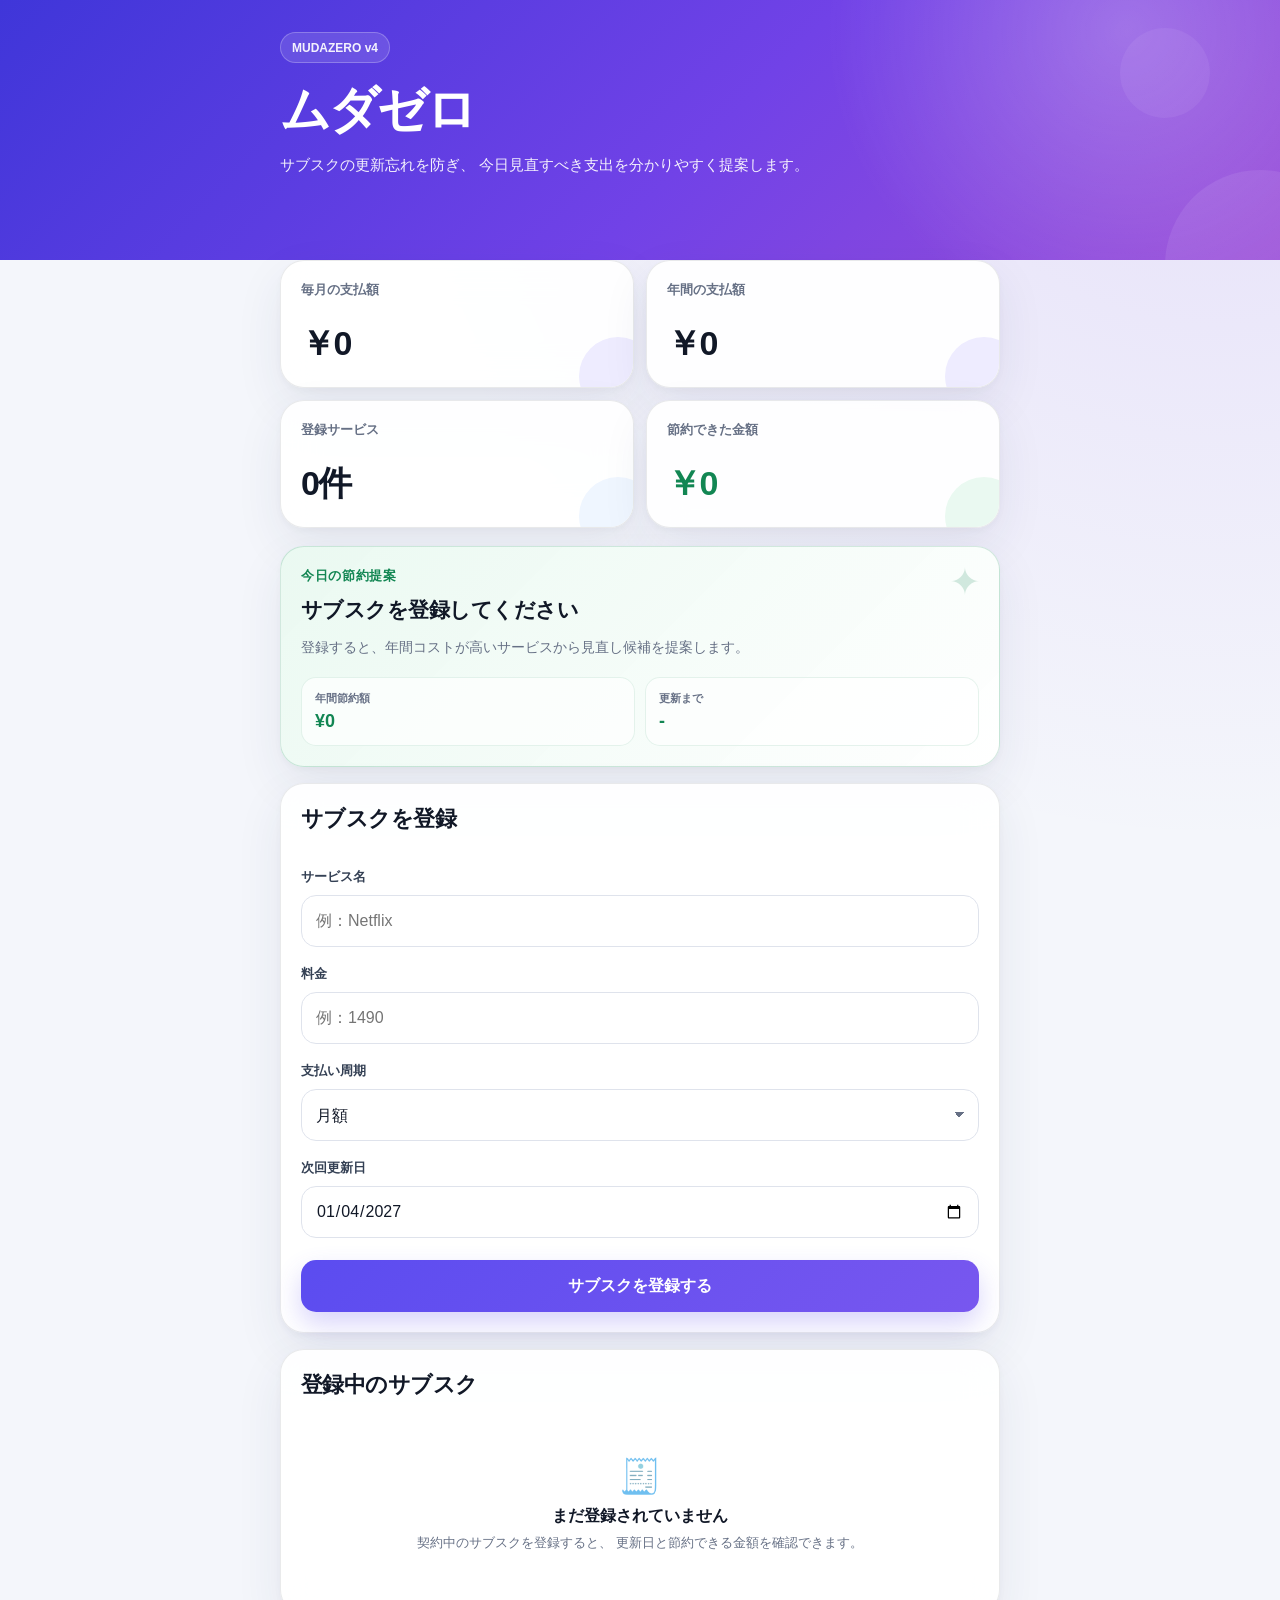
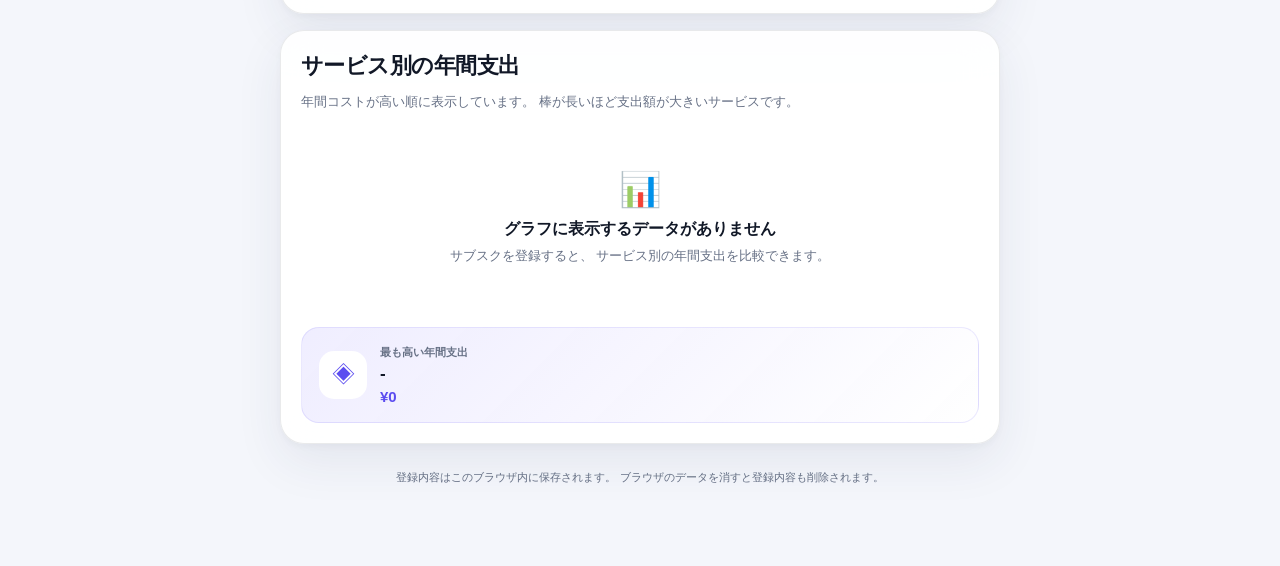
<file: index_v4.html>
<!DOCTYPE html>
<html lang="ja">
<head>
  <meta charset="UTF-8">

  <meta
    name="viewport"
    content="width=device-width, initial-scale=1, viewport-fit=cover"
  >

  <meta
    name="description"
    content="サブスクの更新日と支払額を管理し、節約候補を提案するアプリ"
  >

  <meta name="theme-color" content="#5b4cf0">

  <title>ムダゼロ v4</title>

  <style>
    :root {
      --background: #f4f6fb;
      --surface: #ffffff;
      --surface-soft: rgba(255, 255, 255, 0.92);
      --text: #111827;
      --muted: #667085;
      --border: rgba(17, 24, 39, 0.09);
      --primary: #5b4cf0;
      --primary-dark: #4338ca;
      --primary-soft: #eeecff;
      --green: #128653;
      --green-soft: #eaf9f1;
      --orange: #c66a12;
      --orange-soft: #fff5e8;
      --red: #cf2748;
      --red-soft: #fff0f3;
      --blue: #2563eb;
      --blue-soft: #eff6ff;
      --shadow:
        0 18px 48px rgba(38, 48, 85, 0.08),
        0 3px 10px rgba(38, 48, 85, 0.04);
    }

    * {
      box-sizing: border-box;
      -webkit-tap-highlight-color: transparent;
    }

    html {
      scroll-behavior: smooth;
    }

    body {
      margin: 0;
      min-height: 100vh;
      font-family:
        -apple-system,
        BlinkMacSystemFont,
        "Segoe UI",
        "Noto Sans JP",
        sans-serif;
      color: var(--text);
      background:
        radial-gradient(
          circle at 95% 0%,
          rgba(124, 58, 237, 0.12),
          transparent 34%
        ),
        var(--background);
    }

    body.modal-open {
      overflow: hidden;
    }

    button,
    input,
    select {
      font: inherit;
    }

    button {
      cursor: pointer;
    }

    .container {
      width: min(720px, calc(100% - 28px));
      margin: 0 auto;
    }

    header {
      position: relative;
      overflow: hidden;
      padding:
        calc(32px + env(safe-area-inset-top))
        20px
        82px;
      color: #ffffff;
      background:
        radial-gradient(
          circle at 88% 12%,
          rgba(255, 255, 255, 0.24),
          transparent 26%
        ),
        linear-gradient(
          135deg,
          #3f36d9 0%,
          #7142e7 55%,
          #9a4ed8 100%
        );
    }

    header::before {
      content: "";
      position: absolute;
      width: 190px;
      height: 190px;
      right: -75px;
      bottom: -100px;
      border-radius: 50%;
      background: rgba(255, 255, 255, 0.08);
    }

    header::after {
      content: "";
      position: absolute;
      width: 90px;
      height: 90px;
      right: 70px;
      top: 28px;
      border-radius: 50%;
      background: rgba(255, 255, 255, 0.06);
    }

    .header-content {
      position: relative;
      z-index: 1;
    }

    .version-badge {
      display: inline-flex;
      align-items: center;
      justify-content: center;
      min-height: 31px;
      padding: 6px 11px;
      border: 1px solid rgba(255, 255, 255, 0.24);
      border-radius: 999px;
      color: rgba(255, 255, 255, 0.92);
      background: rgba(255, 255, 255, 0.12);
      font-size: 12px;
      font-weight: 800;
      backdrop-filter: blur(12px);
      -webkit-backdrop-filter: blur(12px);
    }

    h1 {
      margin: 14px 0 8px;
      font-size: clamp(36px, 10vw, 50px);
      font-weight: 900;
      letter-spacing: -0.05em;
    }

    .header-description {
      max-width: 530px;
      margin: 0;
      font-size: 15px;
      line-height: 1.75;
      opacity: 0.92;
    }

    main {
      position: relative;
      z-index: 2;
      margin-top: -46px;
      padding-bottom:
        calc(80px + env(safe-area-inset-bottom));
    }

    .card {
      margin-bottom: 16px;
      padding: 20px;
      border: 1px solid var(--border);
      border-radius: 24px;
      background: var(--surface-soft);
      box-shadow: var(--shadow);
      backdrop-filter: blur(18px);
      -webkit-backdrop-filter: blur(18px);
    }

    .summary-grid {
      display: grid;
      grid-template-columns: 1fr 1fr;
      gap: 12px;
      margin-bottom: 18px;
    }

    .summary-card {
      position: relative;
      overflow: hidden;
      min-height: 128px;
      margin-bottom: 0;
      display: flex;
      flex-direction: column;
      justify-content: space-between;
    }

    .summary-card::after {
      content: "";
      position: absolute;
      width: 78px;
      height: 78px;
      right: -24px;
      bottom: -28px;
      border-radius: 50%;
      background: var(--primary-soft);
    }

    .summary-card.green-card::after {
      background: var(--green-soft);
    }

    .summary-card.blue-card::after {
      background: var(--blue-soft);
    }

    .summary-label {
      position: relative;
      z-index: 1;
      color: var(--muted);
      font-size: 13px;
      font-weight: 750;
      line-height: 1.45;
    }

    .summary-value {
      position: relative;
      z-index: 1;
      font-size: clamp(26px, 7vw, 34px);
      font-weight: 900;
      letter-spacing: -0.045em;
    }

    .green-text {
      color: var(--green);
    }

    .section-title {
      margin: 0 0 18px;
      font-size: 22px;
      font-weight: 900;
      letter-spacing: -0.025em;
    }

    .section-description {
      margin: -8px 0 18px;
      color: var(--muted);
      font-size: 13px;
      line-height: 1.7;
    }

    .suggestion-card {
      position: relative;
      overflow: hidden;
      border-color: rgba(18, 134, 83, 0.18);
      background:
        linear-gradient(
          135deg,
          rgba(234, 249, 241, 0.98),
          rgba(255, 255, 255, 0.96)
        );
    }

    .suggestion-card::after {
      content: "✦";
      position: absolute;
      right: 18px;
      top: 13px;
      color: rgba(18, 134, 83, 0.18);
      font-size: 38px;
    }

    .suggestion-eyebrow {
      margin-bottom: 10px;
      color: var(--green);
      font-size: 13px;
      font-weight: 900;
      letter-spacing: 0.05em;
    }

    .suggestion-heading {
      max-width: 88%;
      margin: 0 0 10px;
      font-size: 21px;
      font-weight: 900;
      line-height: 1.45;
      letter-spacing: -0.025em;
    }

    .suggestion-description {
      margin: 0;
      color: var(--muted);
      font-size: 14px;
      line-height: 1.7;
    }

    .suggestion-metrics {
      display: grid;
      grid-template-columns: 1fr 1fr;
      gap: 10px;
      margin-top: 18px;
    }

    .metric-box {
      padding: 13px;
      border: 1px solid rgba(18, 134, 83, 0.1);
      border-radius: 15px;
      background: rgba(255, 255, 255, 0.68);
    }

    .metric-label {
      margin-bottom: 5px;
      color: var(--muted);
      font-size: 11px;
      font-weight: 750;
    }

    .metric-value {
      color: var(--green);
      font-size: 18px;
      font-weight: 900;
    }

    .form-grid {
      display: grid;
      gap: 2px;
    }

    label {
      display: block;
      margin: 16px 0 7px;
      color: #344054;
      font-size: 13px;
      font-weight: 800;
    }

    input,
    select {
      width: 100%;
      min-height: 52px;
      padding: 12px 14px;
      border: 1px solid #dfe3ec;
      border-radius: 15px;
      color: var(--text);
      background: rgba(255, 255, 255, 0.98);
      font-size: 16px;
    }

    select {
      appearance: none;
      -webkit-appearance: none;
      background-image:
        linear-gradient(
          45deg,
          transparent 50%,
          #667085 50%
        ),
        linear-gradient(
          135deg,
          #667085 50%,
          transparent 50%
        );
      background-position:
        calc(100% - 19px) 22px,
        calc(100% - 14px) 22px;
      background-size: 5px 5px;
      background-repeat: no-repeat;
    }

    input:focus,
    select:focus {
      outline: none;
      border-color: var(--primary);
      box-shadow:
        0 0 0 4px rgba(91, 76, 240, 0.12);
    }

    .button {
      width: 100%;
      min-height: 52px;
      border: 0;
      border-radius: 15px;
      font-weight: 900;
    }

    .button:active,
    .action-button:active {
      transform: scale(0.98);
    }

    .primary-button {
      margin-top: 20px;
      color: #ffffff;
      background:
        linear-gradient(
          135deg,
          var(--primary),
          #7857ef
        );
      box-shadow:
        0 12px 26px rgba(91, 76, 240, 0.24);
    }

    .secondary-button {
      color: var(--primary);
      background: var(--primary-soft);
    }

    .subscription-list {
      display: grid;
      gap: 14px;
    }

    .subscription-item {
      position: relative;
      overflow: hidden;
      padding: 19px;
      border: 1px solid var(--border);
      border-radius: 21px;
      background: var(--surface);
      box-shadow:
        0 10px 26px rgba(35, 45, 80, 0.05);
    }

    .subscription-item::before {
      content: "";
      position: absolute;
      left: 0;
      top: 0;
      width: 5px;
      height: 100%;
      background:
        linear-gradient(
          180deg,
          var(--primary),
          #9b5de5
        );
    }

    .subscription-top {
      display: flex;
      align-items: flex-start;
      gap: 14px;
    }

    .subscription-icon {
      flex: 0 0 auto;
      width: 46px;
      height: 46px;
      display: flex;
      align-items: center;
      justify-content: center;
      border-radius: 15px;
      color: var(--primary);
      background: var(--primary-soft);
      font-size: 22px;
      font-weight: 900;
    }

    .subscription-main {
      min-width: 0;
      flex: 1;
    }

    .subscription-name {
      overflow-wrap: anywhere;
      margin: 1px 0 5px;
      font-size: 20px;
      font-weight: 900;
      letter-spacing: -0.025em;
    }

    .subscription-price {
      color: var(--muted);
      font-size: 13px;
      line-height: 1.6;
    }

    .annual-cost {
      margin-top: 3px;
      color: var(--text);
      font-size: 13px;
      font-weight: 750;
    }

    .renewal-alert {
      margin: 15px 0 0;
      padding: 12px 13px;
      border-radius: 14px;
      font-size: 13px;
      font-weight: 900;
    }

    .renewal-normal {
      color: #475467;
      background: #f1f4f8;
    }

    .renewal-soon {
      color: var(--orange);
      background: var(--orange-soft);
    }

    .renewal-urgent {
      color: var(--red);
      background: var(--red-soft);
    }

    .renewal-date {
      margin-top: 8px;
      color: var(--muted);
      font-size: 12px;
      line-height: 1.5;
    }

    .actions {
      display: grid;
      grid-template-columns: 1fr 1fr 1fr;
      gap: 8px;
      margin-top: 16px;
    }

    .action-button {
      min-height: 46px;
      border: 0;
      border-radius: 14px;
      font-size: 13px;
      font-weight: 900;
    }

    .edit-button {
      color: var(--primary);
      background: var(--primary-soft);
    }

    .complete-button {
      color: var(--green);
      background: var(--green-soft);
    }

    .delete-button {
      color: var(--red);
      background: var(--red-soft);
    }

    .chart-list {
      display: grid;
      gap: 20px;
    }

    .chart-row {
      display: grid;
      gap: 9px;
    }

    .chart-row-top {
      display: flex;
      justify-content: space-between;
      align-items: flex-end;
      gap: 14px;
    }

    .chart-service {
      min-width: 0;
      flex: 1;
      display: flex;
      align-items: center;
      gap: 9px;
    }

    .chart-icon {
      width: 34px;
      height: 34px;
      flex: 0 0 auto;
      display: flex;
      justify-content: center;
      align-items: center;
      border-radius: 11px;
      color: var(--primary);
      background: var(--primary-soft);
      font-size: 17px;
    }

    .chart-name {
      overflow: hidden;
      text-overflow: ellipsis;
      white-space: nowrap;
      font-size: 14px;
      font-weight: 850;
    }

    .chart-amount {
      flex: 0 0 auto;
      font-size: 14px;
      font-weight: 900;
    }

    .chart-track {
      position: relative;
      overflow: hidden;
      height: 13px;
      border-radius: 999px;
      background: #eceef5;
    }

    .chart-bar {
      height: 100%;
      min-width: 8px;
      border-radius: inherit;
      background:
        linear-gradient(
          90deg,
          #5b4cf0,
          #8b5cf6
        );
      transform-origin: left;
      animation: growBar 0.55s ease both;
    }

    @keyframes growBar {
      from {
        transform: scaleX(0);
      }

      to {
        transform: scaleX(1);
      }
    }

    .chart-share {
      color: var(--muted);
      font-size: 11px;
      text-align: right;
    }

    .highest-cost {
      margin-top: 22px;
      padding: 17px;
      display: flex;
      align-items: center;
      gap: 13px;
      border: 1px solid rgba(91, 76, 240, 0.12);
      border-radius: 18px;
      background:
        linear-gradient(
          135deg,
          rgba(238, 236, 255, 0.92),
          rgba(255, 255, 255, 0.95)
        );
    }

    .highest-cost-icon {
      width: 48px;
      height: 48px;
      flex: 0 0 auto;
      display: flex;
      align-items: center;
      justify-content: center;
      border-radius: 15px;
      color: var(--primary);
      background: #ffffff;
      font-size: 23px;
    }

    .highest-cost-content {
      min-width: 0;
      flex: 1;
    }

    .highest-cost-label {
      margin-bottom: 4px;
      color: var(--muted);
      font-size: 11px;
      font-weight: 800;
    }

    .highest-cost-name {
      overflow: hidden;
      text-overflow: ellipsis;
      white-space: nowrap;
      margin-bottom: 4px;
      font-size: 17px;
      font-weight: 900;
    }

    .highest-cost-value {
      color: var(--primary);
      font-size: 15px;
      font-weight: 900;
    }

    .empty-state {
      padding: 38px 12px;
      text-align: center;
      color: var(--muted);
    }

    .empty-icon {
      display: block;
      margin-bottom: 10px;
      font-size: 34px;
    }

    .empty-title {
      margin-bottom: 5px;
      color: var(--text);
      font-size: 16px;
      font-weight: 900;
    }

    .empty-description {
      margin: 0;
      font-size: 13px;
      line-height: 1.7;
    }

    .modal-backdrop {
      position: fixed;
      z-index: 1000;
      inset: 0;
      display: flex;
      align-items: flex-end;
      justify-content: center;
      padding-top: 40px;
      background: rgba(17, 24, 39, 0.52);
      opacity: 0;
      visibility: hidden;
      transition:
        opacity 0.2s,
        visibility 0.2s;
    }

    .modal-backdrop.show {
      opacity: 1;
      visibility: visible;
    }

    .edit-modal {
      width: min(720px, 100%);
      max-height: 92vh;
      overflow-y: auto;
      padding:
        22px
        20px
        calc(24px + env(safe-area-inset-bottom));
      border-radius: 26px 26px 0 0;
      background: #ffffff;
      box-shadow:
        0 -16px 50px rgba(17, 24, 39, 0.18);
      transform: translateY(100%);
      transition: transform 0.25s ease;
    }

    .modal-backdrop.show .edit-modal {
      transform: translateY(0);
    }

    .modal-handle {
      width: 48px;
      height: 5px;
      margin: 0 auto 20px;
      border-radius: 999px;
      background: #d8dce6;
    }

    .modal-title {
      margin: 0 0 4px;
      font-size: 23px;
      font-weight: 900;
    }

    .modal-description {
      margin: 0 0 8px;
      color: var(--muted);
      font-size: 13px;
      line-height: 1.7;
    }

    .modal-actions {
      display: grid;
      grid-template-columns: 1fr 1fr;
      gap: 10px;
      margin-top: 20px;
    }

    .modal-cancel-button {
      margin-top: 0;
      color: var(--primary);
      background: var(--primary-soft);
    }

    .modal-save-button {
      margin-top: 0;
      color: #ffffff;
      background:
        linear-gradient(
          135deg,
          var(--primary),
          #7857ef
        );
    }

    .toast {
      position: fixed;
      z-index: 1200;
      left: 50%;
      bottom:
        calc(22px + env(safe-area-inset-bottom));
      width: min(calc(100% - 32px), 430px);
      padding: 13px 16px;
      border-radius: 15px;
      color: #ffffff;
      background: rgba(17, 24, 39, 0.92);
      text-align: center;
      font-size: 14px;
      font-weight: 800;
      transform: translate(-50%, 120px);
      opacity: 0;
      pointer-events: none;
      transition:
        transform 0.25s ease,
        opacity 0.25s ease;
    }

    .toast.show {
      transform: translate(-50%, 0);
      opacity: 1;
    }

    .footer-note {
      padding: 8px 8px 0;
      color: var(--muted);
      text-align: center;
      font-size: 11px;
      line-height: 1.7;
    }

    @media (max-width: 480px) {
      header {
        padding-bottom: 74px;
      }

      .summary-card {
        min-height: 116px;
        padding: 17px;
      }

      .summary-value {
        font-size: 25px;
      }

      .card {
        padding: 18px;
        border-radius: 22px;
      }

      .suggestion-heading {
        font-size: 18px;
      }

      .subscription-item {
        padding: 17px;
      }

      .subscription-icon {
        width: 42px;
        height: 42px;
        border-radius: 13px;
        font-size: 20px;
      }

      .subscription-name {
        font-size: 18px;
      }

      .actions {
        grid-template-columns: 1fr 1fr;
      }

      .edit-button {
        grid-column: 1 / -1;
      }
    }

    @media (max-width: 350px) {
      .summary-grid,
      .suggestion-metrics,
      .modal-actions,
      .actions {
        grid-template-columns: 1fr;
      }

      .edit-button {
        grid-column: auto;
      }
    }
  </style>
</head>

<body>
  <header>
    <div class="container header-content">
      <div class="version-badge">
        MUDAZERO v4
      </div>

      <h1>ムダゼロ</h1>

      <p class="header-description">
        サブスクの更新忘れを防ぎ、
        今日見直すべき支出を分かりやすく提案します。
      </p>
    </div>
  </header>

  <main class="container">
    <section class="summary-grid">
      <article class="card summary-card">
        <div class="summary-label">
          毎月の支払額
        </div>

        <div id="monthlyTotal" class="summary-value">
          ¥0
        </div>
      </article>

      <article class="card summary-card">
        <div class="summary-label">
          年間の支払額
        </div>

        <div id="yearlyTotal" class="summary-value">
          ¥0
        </div>
      </article>

      <article class="card summary-card blue-card">
        <div class="summary-label">
          登録サービス
        </div>

        <div id="subscriptionCount" class="summary-value">
          0件
        </div>
      </article>

      <article class="card summary-card green-card">
        <div class="summary-label">
          節約できた金額
        </div>

        <div
          id="savedTotal"
          class="summary-value green-text"
        >
          ¥0
        </div>
      </article>
    </section>

    <section class="card suggestion-card">
      <div class="suggestion-eyebrow">
        今日の節約提案
      </div>

      <h2
        id="suggestionHeading"
        class="suggestion-heading"
      >
        サブスクを登録してください
      </h2>

      <p
        id="suggestionDescription"
        class="suggestion-description"
      >
        登録すると、年間コストが高いサービスから
        見直し候補を提案します。
      </p>

      <div
        id="suggestionMetrics"
        class="suggestion-metrics"
        hidden
      >
        <div class="metric-box">
          <div class="metric-label">
            年間節約額
          </div>

          <div
            id="suggestionSaving"
            class="metric-value"
          >
            ¥0
          </div>
        </div>

        <div class="metric-box">
          <div class="metric-label">
            更新まで
          </div>

          <div
            id="suggestionDays"
            class="metric-value"
          >
            -
          </div>
        </div>
      </div>
    </section>

    <section class="card">
      <h2 class="section-title">
        サブスクを登録
      </h2>

      <form
        id="subscriptionForm"
        class="form-grid"
      >
        <label for="name">
          サービス名
        </label>

        <input
          id="name"
          type="text"
          maxlength="50"
          placeholder="例：Netflix"
          autocomplete="off"
          required
        >

        <label for="price">
          料金
        </label>

        <input
          id="price"
          type="number"
          min="1"
          step="1"
          inputmode="numeric"
          placeholder="例：1490"
          required
        >

        <label for="cycle">
          支払い周期
        </label>

        <select id="cycle">
          <option value="monthly">
            月額
          </option>

          <option value="yearly">
            年額
          </option>
        </select>

        <label for="renewalDate">
          次回更新日
        </label>

        <input
          id="renewalDate"
          type="date"
          required
        >

        <button
          class="button primary-button"
          type="submit"
        >
          サブスクを登録する
        </button>
      </form>
    </section>

    <section class="card">
      <h2 class="section-title">
        登録中のサブスク
      </h2>

      <div
        id="subscriptionList"
        class="subscription-list"
      ></div>
    </section>

    <section class="card">
      <h2 class="section-title">
        サービス別の年間支出
      </h2>

      <p class="section-description">
        年間コストが高い順に表示しています。
        棒が長いほど支出額が大きいサービスです。
      </p>

      <div
        id="chartList"
        class="chart-list"
      ></div>

      <div
        id="highestCost"
        class="highest-cost"
        hidden
      >
        <div
          id="highestCostIcon"
          class="highest-cost-icon"
        >
          ◈
        </div>

        <div class="highest-cost-content">
          <div class="highest-cost-label">
            最も高い年間支出
          </div>

          <div
            id="highestCostName"
            class="highest-cost-name"
          >
            -
          </div>

          <div
            id="highestCostValue"
            class="highest-cost-value"
          >
            ¥0
          </div>
        </div>
      </div>
    </section>

    <div class="footer-note">
      登録内容はこのブラウザ内に保存されます。
      ブラウザのデータを消すと登録内容も削除されます。
    </div>
  </main>

  <div
    id="editModalBackdrop"
    class="modal-backdrop"
    aria-hidden="true"
  >
    <section
      class="edit-modal"
      role="dialog"
      aria-modal="true"
      aria-labelledby="editModalTitle"
    >
      <div class="modal-handle"></div>

      <h2
        id="editModalTitle"
        class="modal-title"
      >
        サブスクを編集
      </h2>

      <p class="modal-description">
        内容を変更すると、集計やグラフも自動更新されます。
      </p>

      <form id="editForm">
        <input
          id="editId"
          type="hidden"
        >

        <label for="editName">
          サービス名
        </label>

        <input
          id="editName"
          type="text"
          maxlength="50"
          autocomplete="off"
          required
        >

        <label for="editPrice">
          料金
        </label>

        <input
          id="editPrice"
          type="number"
          min="1"
          step="1"
          inputmode="numeric"
          required
        >

        <label for="editCycle">
          支払い周期
        </label>

        <select id="editCycle">
          <option value="monthly">
            月額
          </option>

          <option value="yearly">
            年額
          </option>
        </select>

        <label for="editRenewalDate">
          次回更新日
        </label>

        <input
          id="editRenewalDate"
          type="date"
          required
        >

        <div class="modal-actions">
          <button
            id="closeEditButton"
            class="button modal-cancel-button"
            type="button"
          >
            キャンセル
          </button>

          <button
            class="button modal-save-button"
            type="submit"
          >
            変更を保存
          </button>
        </div>
      </form>
    </section>
  </div>

  <div
    id="toast"
    class="toast"
    role="status"
    aria-live="polite"
  ></div>

  <script>
    "use strict";

    const STORAGE_KEY = "mudazero-data";

    let subscriptions = loadSubscriptions();
    let toastTimer = null;

    const form =
      document.getElementById("subscriptionForm");

    const list =
      document.getElementById("subscriptionList");

    const chartList =
      document.getElementById("chartList");

    const toast =
      document.getElementById("toast");

    const editModalBackdrop =
      document.getElementById("editModalBackdrop");

    const editForm =
      document.getElementById("editForm");

    function loadSubscriptions() {
      try {
        const saved =
          localStorage.getItem(STORAGE_KEY);

        const parsed =
          saved ? JSON.parse(saved) : [];

        return Array.isArray(parsed)
          ? parsed
          : [];
      } catch (error) {
        console.error(error);
        return [];
      }
    }

    function saveSubscriptions() {
      try {
        localStorage.setItem(
          STORAGE_KEY,
          JSON.stringify(subscriptions)
        );
      } catch (error) {
        console.error(error);
        showToast(
          "データを保存できませんでした"
        );
      }
    }

    function createId() {
      if (
        window.crypto &&
        typeof crypto.randomUUID === "function"
      ) {
        return crypto.randomUUID();
      }

      return (
        String(Date.now()) +
        "-" +
        Math.random().toString(16).slice(2)
      );
    }

    function escapeHtml(value) {
      return String(value)
        .replaceAll("&", "&amp;")
        .replaceAll("<", "&lt;")
        .replaceAll(">", "&gt;")
        .replaceAll('"', "&quot;")
        .replaceAll("'", "&#039;");
    }

    function formatYen(value) {
      return new Intl.NumberFormat(
        "ja-JP",
        {
          style: "currency",
          currency: "JPY",
          maximumFractionDigits: 0
        }
      ).format(
        Math.round(value)
      );
    }

    function getYearlyPrice(item) {
      return item.cycle === "monthly"
        ? Number(item.price) * 12
        : Number(item.price);
    }

    function getMonthlyPrice(item) {
      return item.cycle === "monthly"
        ? Number(item.price)
        : Number(item.price) / 12;
    }

    function getDaysUntil(dateString) {
      const today = new Date();
      today.setHours(0, 0, 0, 0);

      const renewalDate =
        new Date(dateString + "T00:00:00");

      return Math.ceil(
        (
          renewalDate.getTime() -
          today.getTime()
        ) /
        (
          1000 *
          60 *
          60 *
          24
        )
      );
    }

    function getRenewalAlert(dateString) {
      const days =
        getDaysUntil(dateString);

      if (days < 0) {
        return {
          text:
            Math.abs(days) +
            "日前に更新日を過ぎています",
          shortText: "期限経過",
          className: "renewal-urgent"
        };
      }

      if (days === 0) {
        return {
          text: "本日が更新日です",
          shortText: "本日",
          className: "renewal-urgent"
        };
      }

      if (days <= 3) {
        return {
          text:
            "更新まであと" +
            days +
            "日",
          shortText:
            "あと" +
            days +
            "日",
          className: "renewal-urgent"
        };
      }

      if (days <= 7) {
        return {
          text:
            "更新まであと" +
            days +
            "日",
          shortText:
            "あと" +
            days +
            "日",
          className: "renewal-soon"
        };
      }

      return {
        text:
          "更新まであと" +
          days +
          "日",
        shortText:
          "あと" +
          days +
          "日",
        className: "renewal-normal"
      };
    }

    function getServiceIcon(name) {
      const normalized =
        String(name).toLowerCase();

      if (
        normalized.includes("netflix") ||
        normalized.includes("ネットフリックス") ||
        normalized.includes("動画") ||
        normalized.includes("disney") ||
        normalized.includes("hulu")
      ) {
        return "🎬";
      }

      if (
        normalized.includes("spotify") ||
        normalized.includes("音楽") ||
        normalized.includes("music")
      ) {
        return "🎵";
      }

      if (
        normalized.includes("chatgpt") ||
        normalized.includes("ai")
      ) {
        return "✦";
      }

      if (
        normalized.includes("ゲーム") ||
        normalized.includes("nintendo") ||
        normalized.includes("playstation")
      ) {
        return "🎮";
      }

      if (
        normalized.includes("cloud") ||
        normalized.includes("icloud") ||
        normalized.includes("ストレージ")
      ) {
        return "☁️";
      }

      if (
        normalized.includes("amazon") ||
        normalized.includes("prime")
      ) {
        return "📦";
      }

      if (
        normalized.includes("windows") ||
        normalized.includes("microsoft")
      ) {
        return "▦";
      }

      return "◈";
    }

    function showToast(message) {
      toast.textContent = message;
      toast.classList.add("show");

      clearTimeout(toastTimer);

      toastTimer = setTimeout(() => {
        toast.classList.remove("show");
      }, 2200);
    }

    function getActiveSubscriptions() {
      return subscriptions.filter(
        item => !item.cancelled
      );
    }

    function renderSummary() {
      const active =
        getActiveSubscriptions();

      const cancelled =
        subscriptions.filter(
          item => item.cancelled
        );

      const monthlyTotal =
        active.reduce(
          (total, item) =>
            total + getMonthlyPrice(item),
          0
        );

      const yearlyTotal =
        active.reduce(
          (total, item) =>
            total + getYearlyPrice(item),
          0
        );

      const savedTotal =
        cancelled.reduce(
          (total, item) =>
            total + getYearlyPrice(item),
          0
        );

      document.getElementById(
        "monthlyTotal"
      ).textContent =
        formatYen(monthlyTotal);

      document.getElementById(
        "yearlyTotal"
      ).textContent =
        formatYen(yearlyTotal);

      document.getElementById(
        "subscriptionCount"
      ).textContent =
        active.length + "件";

      document.getElementById(
        "savedTotal"
      ).textContent =
        formatYen(savedTotal);
    }

    function renderSuggestion() {
      const active =
        getActiveSubscriptions();

      const heading =
        document.getElementById(
          "suggestionHeading"
        );

      const description =
        document.getElementById(
          "suggestionDescription"
        );

      const metrics =
        document.getElementById(
          "suggestionMetrics"
        );

      if (active.length === 0) {
        heading.textContent =
          "サブスクを登録してください";

        description.textContent =
          "登録すると、年間コストが高いサービスから見直し候補を提案します。";

        metrics.hidden = true;
        return;
      }

      const suggestion =
        [...active].sort(
          (a, b) => {
            const aUrgency =
              Math.max(
                0,
                31 -
                getDaysUntil(a.renewalDate)
              ) * 500;

            const bUrgency =
              Math.max(
                0,
                31 -
                getDaysUntil(b.renewalDate)
              ) * 500;

            return (
              getYearlyPrice(b) +
              bUrgency
            ) - (
              getYearlyPrice(a) +
              aUrgency
            );
          }
        )[0];

      const renewal =
        getRenewalAlert(
          suggestion.renewalDate
        );

      heading.textContent =
        suggestion.name +
        "を見直しませんか？";

      description.textContent =
        "年間コストと更新日の近さから、今日の見直し候補として選びました。";

      document.getElementById(
        "suggestionSaving"
      ).textContent =
        formatYen(
          getYearlyPrice(suggestion)
        );

      document.getElementById(
        "suggestionDays"
      ).textContent =
        renewal.shortText;

      metrics.hidden = false;
    }

    function renderSubscriptionList() {
      const active =
        getActiveSubscriptions()
          .sort(
            (a, b) =>
              new Date(a.renewalDate) -
              new Date(b.renewalDate)
          );

      list.innerHTML = "";

      if (active.length === 0) {
        list.innerHTML = `
          <div class="empty-state">
            <span class="empty-icon">🧾</span>

            <div class="empty-title">
              まだ登録されていません
            </div>

            <p class="empty-description">
              契約中のサブスクを登録すると、
              更新日と節約できる金額を確認できます。
            </p>
          </div>
        `;

        return;
      }

      active.forEach(item => {
        const renewal =
          getRenewalAlert(
            item.renewalDate
          );

        const article =
          document.createElement("article");

        article.className =
          "subscription-item";

        article.innerHTML = `
          <div class="subscription-top">
            <div class="subscription-icon">
              ${getServiceIcon(item.name)}
            </div>

            <div class="subscription-main">
              <div class="subscription-name">
                ${escapeHtml(item.name)}
              </div>

              <div class="subscription-price">
                ${
                  item.cycle === "monthly"
                    ? "月額"
                    : "年額"
                }
                ${formatYen(item.price)}
              </div>

              <div class="annual-cost">
                年間コスト：
                ${formatYen(
                  getYearlyPrice(item)
                )}
              </div>
            </div>
          </div>

          <div
            class="renewal-alert ${renewal.className}"
          >
            ${renewal.text}
          </div>

          <div class="renewal-date">
            次回更新日：
            ${escapeHtml(item.renewalDate)}
          </div>

          <div class="actions">
            <button
              class="action-button edit-button"
              type="button"
              data-action="edit"
              data-id="${escapeHtml(item.id)}"
            >
              編集
            </button>

            <button
              class="action-button complete-button"
              type="button"
              data-action="cancel"
              data-id="${escapeHtml(item.id)}"
            >
              解約済み
            </button>

            <button
              class="action-button delete-button"
              type="button"
              data-action="delete"
              data-id="${escapeHtml(item.id)}"
            >
              削除
            </button>
          </div>
        `;

        list.appendChild(article);
      });
    }

    function renderChart() {
      const active =
        getActiveSubscriptions()
          .sort(
            (a, b) =>
              getYearlyPrice(b) -
              getYearlyPrice(a)
          );

      const highestCost =
        document.getElementById(
          "highestCost"
        );

      chartList.innerHTML = "";

      if (active.length === 0) {
        chartList.innerHTML = `
          <div class="empty-state">
            <span class="empty-icon">📊</span>

            <div class="empty-title">
              グラフに表示するデータがありません
            </div>

            <p class="empty-description">
              サブスクを登録すると、
              サービス別の年間支出を比較できます。
            </p>
          </div>
        `;

        highestCost.hidden = true;
        return;
      }

      const highestValue =
        getYearlyPrice(active[0]);

      const totalValue =
        active.reduce(
          (total, item) =>
            total + getYearlyPrice(item),
          0
        );

      active.forEach(item => {
        const annual =
          getYearlyPrice(item);

        const width =
          highestValue > 0
            ? annual / highestValue * 100
            : 0;

        const share =
          totalValue > 0
            ? annual / totalValue * 100
            : 0;

        const row =
          document.createElement("div");

        row.className = "chart-row";

        row.innerHTML = `
          <div class="chart-row-top">
            <div class="chart-service">
              <div class="chart-icon">
                ${getServiceIcon(item.name)}
              </div>

              <div class="chart-name">
                ${escapeHtml(item.name)}
              </div>
            </div>

            <div class="chart-amount">
              ${formatYen(annual)}
            </div>
          </div>

          <div class="chart-track">
            <div
              class="chart-bar"
              style="width: ${width.toFixed(2)}%;"
            ></div>
          </div>

          <div class="chart-share">
            全体の${share.toFixed(1)}%
          </div>
        `;

        chartList.appendChild(row);
      });

      const highest = active[0];

      document.getElementById(
        "highestCostIcon"
      ).textContent =
        getServiceIcon(highest.name);

      document.getElementById(
        "highestCostName"
      ).textContent =
        highest.name;

      document.getElementById(
        "highestCostValue"
      ).textContent =
        "年間 " +
        formatYen(
          getYearlyPrice(highest)
        );

      highestCost.hidden = false;
    }

    function render() {
      renderSummary();
      renderSuggestion();
      renderSubscriptionList();
      renderChart();
    }

    function openEditModal(id) {
      const item =
        subscriptions.find(
          subscription =>
            subscription.id === id
        );

      if (!item) {
        return;
      }

      document.getElementById(
        "editId"
      ).value = item.id;

      document.getElementById(
        "editName"
      ).value = item.name;

      document.getElementById(
        "editPrice"
      ).value = item.price;

      document.getElementById(
        "editCycle"
      ).value = item.cycle;

      document.getElementById(
        "editRenewalDate"
      ).value = item.renewalDate;

      editModalBackdrop.classList.add(
        "show"
      );

      editModalBackdrop.setAttribute(
        "aria-hidden",
        "false"
      );

      document.body.classList.add(
        "modal-open"
      );
    }

    function closeEditModal() {
      editModalBackdrop.classList.remove(
        "show"
      );

      editModalBackdrop.setAttribute(
        "aria-hidden",
        "true"
      );

      document.body.classList.remove(
        "modal-open"
      );
    }

    function cancelSubscription(id) {
      const item =
        subscriptions.find(
          subscription =>
            subscription.id === id
        );

      if (!item) {
        return;
      }

      const confirmed =
        confirm(
          item.name +
          "を解約済みにしますか？"
        );

      if (!confirmed) {
        return;
      }

      item.cancelled = true;
      item.cancelledAt =
        new Date().toISOString();

      saveSubscriptions();
      render();

      showToast(
        item.name +
        "を解約済みにしました"
      );
    }

    function deleteSubscription(id) {
      const item =
        subscriptions.find(
          subscription =>
            subscription.id === id
        );

      if (!item) {
        return;
      }

      const confirmed =
        confirm(
          item.name +
          "を完全に削除しますか？"
        );

      if (!confirmed) {
        return;
      }

      subscriptions =
        subscriptions.filter(
          subscription =>
            subscription.id !== id
        );

      saveSubscriptions();
      render();

      showToast(
        item.name +
        "を削除しました"
      );
    }

    form.addEventListener(
      "submit",
      event => {
        event.preventDefault();

        const name =
          document.getElementById(
            "name"
          ).value.trim();

        const price =
          Number(
            document.getElementById(
              "price"
            ).value
          );

        const cycle =
          document.getElementById(
            "cycle"
          ).value;

        const renewalDate =
          document.getElementById(
            "renewalDate"
          ).value;

        if (
          !name ||
          !Number.isFinite(price) ||
          price <= 0 ||
          !renewalDate
        ) {
          alert(
            "サービス名、料金、更新日を確認してください。"
          );

          return;
        }

        subscriptions.push({
          id: createId(),
          name,
          price,
          cycle,
          renewalDate,
          cancelled: false,
          createdAt:
            new Date().toISOString()
        });

        saveSubscriptions();

        form.reset();
        setDefaultDate();
        render();

        showToast(
          name +
          "を登録しました"
        );
      }
    );

    editForm.addEventListener(
      "submit",
      event => {
        event.preventDefault();

        const id =
          document.getElementById(
            "editId"
          ).value;

        const item =
          subscriptions.find(
            subscription =>
              subscription.id === id
          );

        if (!item) {
          closeEditModal();
          return;
        }

        const name =
          document.getElementById(
            "editName"
          ).value.trim();

        const price =
          Number(
            document.getElementById(
              "editPrice"
            ).value
          );

        const cycle =
          document.getElementById(
            "editCycle"
          ).value;

        const renewalDate =
          document.getElementById(
            "editRenewalDate"
          ).value;

        if (
          !name ||
          !Number.isFinite(price) ||
          price <= 0 ||
          !renewalDate
        ) {
          alert(
            "サービス名、料金、更新日を確認してください。"
          );

          return;
        }

        item.name = name;
        item.price = price;
        item.cycle = cycle;
        item.renewalDate = renewalDate;
        item.updatedAt =
          new Date().toISOString();

        saveSubscriptions();
        closeEditModal();
        render();

        showToast(
          name +
          "の変更を保存しました"
        );
      }
    );

    list.addEventListener(
      "click",
      event => {
        const button =
          event.target.closest(
            "button[data-action]"
          );

        if (!button) {
          return;
        }

        const id = button.dataset.id;
        const action =
          button.dataset.action;

        if (action === "edit") {
          openEditModal(id);
        }

        if (action === "cancel") {
          cancelSubscription(id);
        }

        if (action === "delete") {
          deleteSubscription(id);
        }
      }
    );

    document.getElementById(
      "closeEditButton"
    ).addEventListener(
      "click",
      closeEditModal
    );

    editModalBackdrop.addEventListener(
      "click",
      event => {
        if (
          event.target ===
          editModalBackdrop
        ) {
          closeEditModal();
        }
      }
    );

    document.addEventListener(
      "keydown",
      event => {
        if (
          event.key === "Escape" &&
          editModalBackdrop.classList.contains(
            "show"
          )
        ) {
          closeEditModal();
        }
      }
    );

    function setDefaultDate() {
      const date = new Date();

      date.setMonth(
        date.getMonth() + 1
      );

      document.getElementById(
        "renewalDate"
      ).value =
        date
          .toISOString()
          .split("T")[0];
    }

    setDefaultDate();
    render();
  </script>
</body>
</html>
</file>
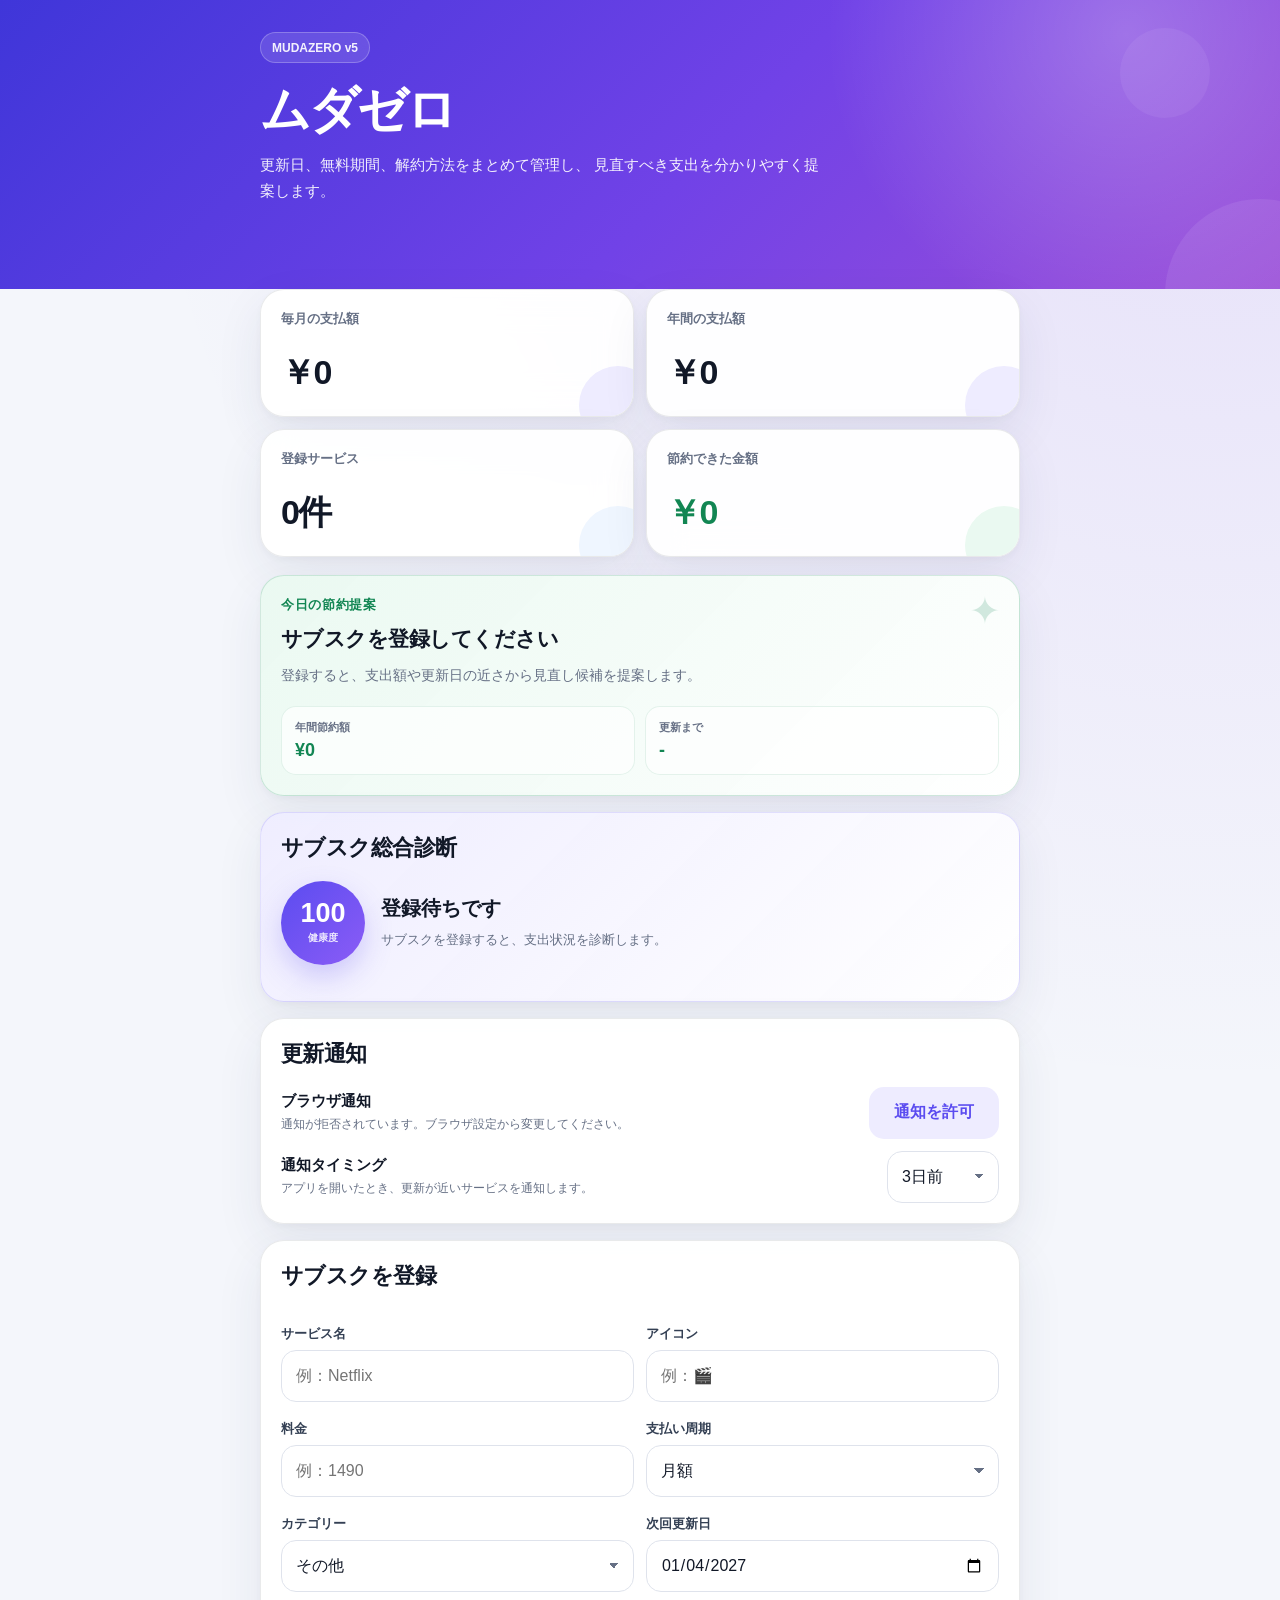
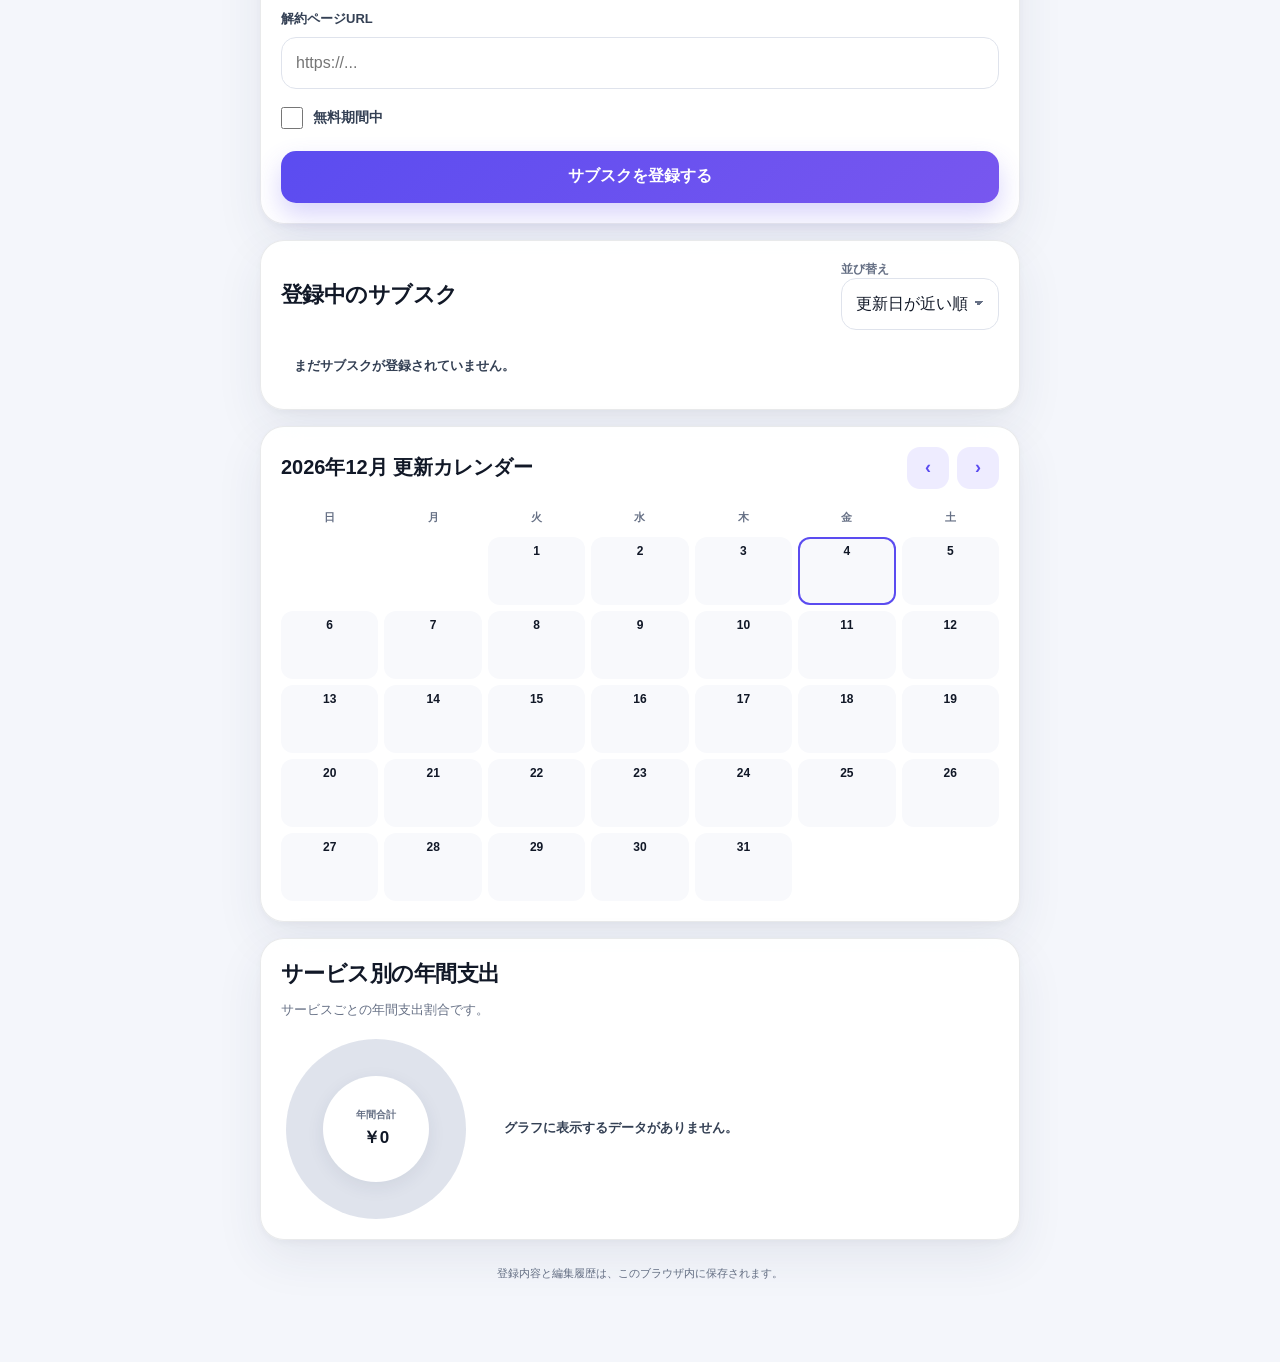
<file: index_v5.html>
<!DOCTYPE html>
<html lang="ja">
<head>
  <meta charset="UTF-8">

  <meta
    name="viewport"
    content="width=device-width, initial-scale=1, viewport-fit=cover"
  >

  <meta
    name="description"
    content="サブスクの更新日、無料期間、支払額を管理し、節約候補を提案するアプリ"
  >

  <meta name="theme-color" content="#5b4cf0">

  <title>ムダゼロ v5</title>

  <style>
    :root {
      --background: #f4f6fb;
      --surface: #ffffff;
      --surface-soft: rgba(255, 255, 255, 0.94);
      --text: #111827;
      --muted: #667085;
      --border: rgba(17, 24, 39, 0.09);

      --primary: #5b4cf0;
      --primary-dark: #4338ca;
      --primary-soft: #eeecff;

      --green: #128653;
      --green-soft: #eaf9f1;

      --orange: #c66a12;
      --orange-soft: #fff5e8;

      --red: #cf2748;
      --red-soft: #fff0f3;

      --blue: #2563eb;
      --blue-soft: #eff6ff;

      --shadow:
        0 18px 48px rgba(38, 48, 85, 0.08),
        0 3px 10px rgba(38, 48, 85, 0.04);
    }

    * {
      box-sizing: border-box;
      -webkit-tap-highlight-color: transparent;
    }

    html {
      scroll-behavior: smooth;
    }

    body {
      margin: 0;
      min-height: 100vh;

      font-family:
        -apple-system,
        BlinkMacSystemFont,
        "Segoe UI",
        "Noto Sans JP",
        sans-serif;

      color: var(--text);

      background:
        radial-gradient(
          circle at 95% 0%,
          rgba(124, 58, 237, 0.12),
          transparent 34%
        ),
        var(--background);
    }

    body.modal-open {
      overflow: hidden;
    }

    button,
    input,
    select,
    textarea {
      font: inherit;
    }

    button {
      cursor: pointer;
    }

    a {
      color: inherit;
    }

    .container {
      width: min(760px, calc(100% - 28px));
      margin: 0 auto;
    }

    header {
      position: relative;
      overflow: hidden;

      padding:
        calc(32px + env(safe-area-inset-top))
        20px
        84px;

      color: white;

      background:
        radial-gradient(
          circle at 88% 12%,
          rgba(255, 255, 255, 0.24),
          transparent 26%
        ),
        linear-gradient(
          135deg,
          #3f36d9 0%,
          #7142e7 55%,
          #9a4ed8 100%
        );
    }

    header::before {
      content: "";
      position: absolute;

      width: 190px;
      height: 190px;

      right: -75px;
      bottom: -100px;

      border-radius: 50%;
      background: rgba(255, 255, 255, 0.08);
    }

    header::after {
      content: "";
      position: absolute;

      width: 90px;
      height: 90px;

      right: 70px;
      top: 28px;

      border-radius: 50%;
      background: rgba(255, 255, 255, 0.06);
    }

    .header-content {
      position: relative;
      z-index: 1;
    }

    .version-badge {
      display: inline-flex;
      align-items: center;
      justify-content: center;

      min-height: 31px;
      padding: 6px 11px;

      border: 1px solid rgba(255, 255, 255, 0.24);
      border-radius: 999px;

      color: rgba(255, 255, 255, 0.92);
      background: rgba(255, 255, 255, 0.12);

      font-size: 12px;
      font-weight: 800;

      backdrop-filter: blur(12px);
      -webkit-backdrop-filter: blur(12px);
    }

    h1 {
      margin: 14px 0 8px;

      font-size: clamp(36px, 10vw, 50px);
      font-weight: 900;

      letter-spacing: -0.05em;
    }

    .header-description {
      max-width: 560px;
      margin: 0;

      font-size: 15px;
      line-height: 1.75;

      opacity: 0.92;
    }

    main {
      position: relative;
      z-index: 2;

      margin-top: -46px;

      padding-bottom:
        calc(80px + env(safe-area-inset-bottom));
    }

    .card {
      margin-bottom: 16px;
      padding: 20px;

      border: 1px solid var(--border);
      border-radius: 24px;

      background: var(--surface-soft);

      box-shadow: var(--shadow);

      backdrop-filter: blur(18px);
      -webkit-backdrop-filter: blur(18px);
    }

    .summary-grid {
      display: grid;
      grid-template-columns: 1fr 1fr;
      gap: 12px;

      margin-bottom: 18px;
    }

    .summary-card {
      position: relative;
      overflow: hidden;

      min-height: 128px;
      margin-bottom: 0;

      display: flex;
      flex-direction: column;
      justify-content: space-between;
    }

    .summary-card::after {
      content: "";
      position: absolute;

      width: 78px;
      height: 78px;

      right: -24px;
      bottom: -28px;

      border-radius: 50%;
      background: var(--primary-soft);
    }

    .summary-card.green-card::after {
      background: var(--green-soft);
    }

    .summary-card.blue-card::after {
      background: var(--blue-soft);
    }

    .summary-label {
      position: relative;
      z-index: 1;

      color: var(--muted);

      font-size: 13px;
      font-weight: 750;
      line-height: 1.45;
    }

    .summary-value {
      position: relative;
      z-index: 1;

      font-size: clamp(25px, 7vw, 34px);
      font-weight: 900;

      letter-spacing: -0.045em;
    }

    .green-text {
      color: var(--green);
    }

    .section-title {
      margin: 0 0 18px;

      font-size: 22px;
      font-weight: 900;

      letter-spacing: -0.025em;
    }

    .section-description {
      margin: -8px 0 18px;

      color: var(--muted);

      font-size: 13px;
      line-height: 1.7;
    }

    .suggestion-card {
      position: relative;
      overflow: hidden;

      border-color: rgba(18, 134, 83, 0.18);

      background:
        linear-gradient(
          135deg,
          rgba(234, 249, 241, 0.98),
          rgba(255, 255, 255, 0.96)
        );
    }

    .suggestion-card::after {
      content: "✦";
      position: absolute;

      right: 18px;
      top: 13px;

      color: rgba(18, 134, 83, 0.18);
      font-size: 38px;
    }

    .suggestion-eyebrow {
      margin-bottom: 10px;

      color: var(--green);

      font-size: 13px;
      font-weight: 900;
      letter-spacing: 0.05em;
    }

    .suggestion-heading {
      max-width: 88%;
      margin: 0 0 10px;

      font-size: 21px;
      font-weight: 900;
      line-height: 1.45;

      letter-spacing: -0.025em;
    }

    .suggestion-description {
      margin: 0;

      color: var(--muted);

      font-size: 14px;
      line-height: 1.7;
    }

    .suggestion-metrics {
      display: grid;
      grid-template-columns: 1fr 1fr;
      gap: 10px;

      margin-top: 18px;
    }

    .metric-box {
      padding: 13px;

      border: 1px solid rgba(18, 134, 83, 0.1);
      border-radius: 15px;

      background: rgba(255, 255, 255, 0.68);
    }

    .metric-label {
      margin-bottom: 5px;

      color: var(--muted);

      font-size: 11px;
      font-weight: 750;
    }

    .metric-value {
      color: var(--green);

      font-size: 18px;
      font-weight: 900;
    }

    .diagnosis-card {
      border-color: rgba(91, 76, 240, 0.16);

      background:
        linear-gradient(
          135deg,
          rgba(238, 236, 255, 0.94),
          rgba(255, 255, 255, 0.97)
        );
    }

    .diagnosis-score {
      display: flex;
      align-items: center;
      justify-content: space-between;
      gap: 16px;

      margin-bottom: 14px;
    }

    .score-circle {
      width: 84px;
      height: 84px;

      flex: 0 0 auto;

      display: flex;
      flex-direction: column;
      align-items: center;
      justify-content: center;

      border-radius: 50%;

      color: white;

      background:
        linear-gradient(
          135deg,
          var(--primary),
          #8b5cf6
        );

      box-shadow:
        0 12px 28px rgba(91, 76, 240, 0.25);
    }

    .score-number {
      font-size: 27px;
      font-weight: 900;
      line-height: 1;
    }

    .score-label {
      margin-top: 4px;

      font-size: 10px;
      font-weight: 800;

      opacity: 0.85;
    }

    .diagnosis-main {
      min-width: 0;
      flex: 1;
    }

    .diagnosis-title {
      margin: 0 0 7px;

      font-size: 20px;
      font-weight: 900;
    }

    .diagnosis-text {
      margin: 0;

      color: var(--muted);

      font-size: 13px;
      line-height: 1.7;
    }

    .diagnosis-list {
      display: grid;
      gap: 9px;

      margin-top: 16px;
    }

    .diagnosis-item {
      padding: 12px 13px;

      border-radius: 14px;

      color: #344054;
      background: rgba(255, 255, 255, 0.75);

      font-size: 13px;
      font-weight: 750;
      line-height: 1.6;
    }

    .notification-panel {
      display: grid;
      gap: 12px;
    }

    .notification-row {
      display: flex;
      align-items: center;
      justify-content: space-between;
      gap: 14px;
    }

    .notification-info {
      min-width: 0;
      flex: 1;
    }

    .notification-title {
      margin-bottom: 4px;

      font-size: 15px;
      font-weight: 900;
    }

    .notification-description {
      color: var(--muted);

      font-size: 12px;
      line-height: 1.6;
    }

    .small-select {
      width: auto;
      min-width: 112px;
    }

    .form-grid {
      display: grid;
      gap: 2px;
    }

    .form-two-column {
      display: grid;
      grid-template-columns: 1fr 1fr;
      gap: 12px;
    }

    label {
      display: block;

      margin: 16px 0 7px;

      color: #344054;

      font-size: 13px;
      font-weight: 800;
    }

    input,
    select,
    textarea {
      width: 100%;
      min-height: 52px;

      padding: 12px 14px;

      border: 1px solid #dfe3ec;
      border-radius: 15px;

      color: var(--text);
      background: rgba(255, 255, 255, 0.98);

      font-size: 16px;
    }

    textarea {
      min-height: 92px;
      resize: vertical;
    }

    select {
      appearance: none;
      -webkit-appearance: none;

      background-image:
        linear-gradient(
          45deg,
          transparent 50%,
          #667085 50%
        ),
        linear-gradient(
          135deg,
          #667085 50%,
          transparent 50%
        );

      background-position:
        calc(100% - 19px) 22px,
        calc(100% - 14px) 22px;

      background-size: 5px 5px;
      background-repeat: no-repeat;
    }

    input:focus,
    select:focus,
    textarea:focus {
      outline: none;

      border-color: var(--primary);

      box-shadow:
        0 0 0 4px rgba(91, 76, 240, 0.12);
    }

    .checkbox-row {
      display: flex;
      align-items: center;
      gap: 10px;

      margin-top: 16px;
    }

    .checkbox-row input {
      width: 22px;
      min-height: 22px;
      height: 22px;
      margin: 0;
    }

    .checkbox-label {
      margin: 0;

      font-size: 14px;
      font-weight: 800;
    }

    .button {
      width: 100%;
      min-height: 52px;

      border: 0;
      border-radius: 15px;

      font-weight: 900;
    }

    .button:active,
    .action-button:active,
    .calendar-button:active {
      transform: scale(0.98);
    }

    .primary-button {
      margin-top: 20px;

      color: white;

      background:
        linear-gradient(
          135deg,
          var(--primary),
          #7857ef
        );

      box-shadow:
        0 12px 26px rgba(91, 76, 240, 0.24);
    }

    .secondary-button {
      color: var(--primary);
      background: var(--primary-soft);
    }

    .outline-button {
      color: var(--primary);
      background: white;

      border: 1px solid rgba(91, 76, 240, 0.18);
    }

    .sort-row {
      display: flex;
      align-items: center;
      justify-content: space-between;
      gap: 12px;

      margin-bottom: 14px;
    }

    .sort-label {
      color: var(--muted);

      font-size: 12px;
      font-weight: 800;
    }

    .sort-select {
      width: auto;
      min-width: 150px;
    }

    .subscription-list {
      display: grid;
      gap: 14px;
    }

    .subscription-item {
      position: relative;
      overflow: hidden;

      padding: 19px;

      border: 1px solid var(--border);
      border-radius: 21px;

      background: var(--surface);

      box-shadow:
        0 10px 26px rgba(35, 45, 80, 0.05);
    }

    .subscription-item::before {
      content: "";
      position: absolute;

      left: 0;
      top: 0;

      width: 5px;
      height: 100%;

      background:
        linear-gradient(
          180deg,
          var(--primary),
          #9b5de5
        );
    }

    .subscription-top {
      display: flex;
      align-items: flex-start;
      gap: 14px;
    }

    .subscription-icon {
      flex: 0 0 auto;

      width: 48px;
      height: 48px;

      display: flex;
      align-items: center;
      justify-content: center;

      border-radius: 15px;

      color: var(--primary);
      background: var(--primary-soft);

      font-size: 22px;
      font-weight: 900;
    }

    .subscription-main {
      min-width: 0;
      flex: 1;
    }

    .subscription-name {
      overflow-wrap: anywhere;

      margin: 1px 0 5px;

      font-size: 20px;
      font-weight: 900;

      letter-spacing: -0.025em;
    }

    .subscription-meta {
      display: flex;
      flex-wrap: wrap;
      gap: 6px;

      margin-bottom: 6px;
    }

    .meta-badge {
      display: inline-flex;

      padding: 4px 8px;

      border-radius: 999px;

      color: var(--primary);
      background: var(--primary-soft);

      font-size: 11px;
      font-weight: 800;
    }

    .trial-badge {
      color: var(--orange);
      background: var(--orange-soft);
    }

    .subscription-price {
      color: var(--muted);

      font-size: 13px;
      line-height: 1.6;
    }

    .annual-cost {
      margin-top: 3px;

      color: var(--text);

      font-size: 13px;
      font-weight: 750;
    }

    .ai-comment {
      margin-top: 14px;
      padding: 12px 13px;

      border-radius: 14px;

      color: #344054;
      background: #f8f9fc;

      font-size: 13px;
      font-weight: 750;
      line-height: 1.65;
    }

    .renewal-alert {
      margin: 14px 0 0;
      padding: 12px 13px;

      border-radius: 14px;

      font-size: 13px;
      font-weight: 900;
    }

    .renewal-normal {
      color: #475467;
      background: #f1f4f8;
    }

    .renewal-soon {
      color: var(--orange);
      background: var(--orange-soft);
    }

    .renewal-urgent {
      color: var(--red);
      background: var(--red-soft);
    }

    .renewal-date {
      margin-top: 8px;

      color: var(--muted);

      font-size: 12px;
      line-height: 1.5;
    }

    .actions {
      display: grid;
      grid-template-columns: 1fr 1fr;
      gap: 8px;

      margin-top: 16px;
    }

    .action-button {
      min-height: 46px;

      border: 0;
      border-radius: 14px;

      font-size: 13px;
      font-weight: 900;
    }

    .edit-button {
      color: var(--primary);
      background: var(--primary-soft);
    }

    .complete-button {
      color: var(--green);
      background: var(--green-soft);
    }

    .delete-button {
      color: var(--red);
      background: var(--red-soft);
    }

    .cancel-link-button {
      display: flex;
      align-items: center;
      justify-content: center;

      min-height: 46px;

      border-radius: 14px;

      color: var(--blue);
      background: var(--blue-soft);

      text-decoration: none;

      font-size: 13px;
      font-weight: 900;
    }

    .history-button {
      color: #475467;
      background: #f1f4f8;
    }

    .calendar-header {
      display: flex;
      align-items: center;
      justify-content: space-between;
      gap: 12px;

      margin-bottom: 16px;
    }

    .calendar-title {
      margin: 0;

      font-size: 20px;
      font-weight: 900;
    }

    .calendar-nav {
      display: flex;
      gap: 8px;
    }

    .calendar-button {
      width: 42px;
      height: 42px;

      border: 0;
      border-radius: 13px;

      color: var(--primary);
      background: var(--primary-soft);

      font-size: 18px;
      font-weight: 900;
    }

    .calendar-weekdays,
    .calendar-grid {
      display: grid;
      grid-template-columns: repeat(7, 1fr);
      gap: 6px;
    }

    .calendar-weekdays {
      margin-bottom: 7px;
    }

    .weekday {
      padding: 5px 0;

      color: var(--muted);

      text-align: center;

      font-size: 11px;
      font-weight: 800;
    }

    .calendar-day {
      position: relative;

      min-height: 68px;
      padding: 7px 5px;

      border-radius: 12px;

      background: #f8f9fc;

      text-align: center;
    }

    .calendar-day.empty {
      background: transparent;
    }

    .calendar-day.today {
      box-shadow:
        inset 0 0 0 2px var(--primary);
    }

    .calendar-day-number {
      font-size: 12px;
      font-weight: 900;
    }

    .calendar-events {
      display: grid;
      gap: 3px;

      margin-top: 5px;
    }

    .calendar-event {
      overflow: hidden;

      padding: 3px 4px;

      border-radius: 6px;

      color: white;
      background: var(--primary);

      text-overflow: ellipsis;
      white-space: nowrap;

      font-size: 8px;
      font-weight: 800;
    }

    .calendar-event.trial {
      background: var(--orange);
    }

    .pie-layout {
      display: grid;
      grid-template-columns: 190px 1fr;
      gap: 20px;
      align-items: center;
    }

    .pie-wrap {
      position: relative;

      width: 180px;
      height: 180px;

      margin: 0 auto;
    }

    .pie-chart {
      width: 180px;
      height: 180px;

      border-radius: 50%;

      background: conic-gradient(#dfe3ec 0deg 360deg);
    }

    .pie-center {
      position: absolute;
      inset: 37px;

      display: flex;
      flex-direction: column;
      align-items: center;
      justify-content: center;

      border-radius: 50%;

      background: white;

      box-shadow:
        0 5px 18px rgba(38, 48, 85, 0.08);
    }

    .pie-center-label {
      color: var(--muted);

      font-size: 10px;
      font-weight: 800;
    }

    .pie-center-value {
      margin-top: 4px;

      font-size: 17px;
      font-weight: 900;
    }

    .legend-list {
      display: grid;
      gap: 10px;
    }

    .legend-row {
      display: flex;
      align-items: center;
      justify-content: space-between;
      gap: 10px;

      font-size: 12px;
    }

    .legend-name {
      min-width: 0;

      display: flex;
      align-items: center;
      gap: 8px;
    }

    .legend-dot {
      width: 11px;
      height: 11px;

      flex: 0 0 auto;

      border-radius: 50%;
    }

    .legend-text {
      overflow: hidden;
      text-overflow: ellipsis;
      white-space: nowrap;

      font-weight: 800;
    }

    .legend-value {
      flex: 0 0 auto;

      color: var(--muted);

      font-weight: 800;
    }

    .history-list {
      display: grid;
      gap: 10px;
    }

    .history-item {
      padding: 12px 13px;

      border-radius: 14px;

      background: #f8f9fc;
    }

    .history-date {
      margin-bottom: 5px;

      color: var(--muted);

      font-size: 11px;
      font-weight: 800;
    }

    .history-text {
      font-size: 13px;
      font-weight: 750;
      line-height: 1.6;
    }

    .modal-backdrop {
      position: fixed;
      z-index: 1000;
      inset: 0;

      display: flex;
      align-items: flex-end;
      justify-content: center;

      padding-top: 40px;

      background: rgba(17, 24, 39, 0.52);

      opacity: 0;
      visibility: hidden;

      transition:
        opacity 0.2s,
        visibility 0.2s;
    }

    .modal-backdrop.show {
      opacity: 1;
      visibility: visible;
    }

    .modal-sheet {
      width: min(760px, 100%);
      max-height: 92vh;

      overflow-y: auto;

      padding:
        22px
        20px
        calc(24px + env(safe-area-inset-bottom));

      border-radius: 26px 26px 0 0;

      background: white;

      box-shadow:
        0 -16px 50px rgba(17, 24, 39, 0.18);

      transform: translateY(100%);

      transition:
        transform 0.25s ease;
    }

    .modal-backdrop.show .modal-sheet {
      transform: translateY(0);
    }

    .modal-handle {
      width: 48px;
      height: 5px;

      margin: 0 auto 20px;

      border-radius: 999px;

      background: #d8dce6;
    }

    .modal-title {
      margin: 0 0 4px;

      font-size: 23px;
      font-weight: 900;
    }

    .modal-description {
      margin: 0 0 8px;

      color: var(--muted);

      font-size: 13px;
      line-height: 1.7;
    }

    .modal-actions {
      display: grid;
      grid-template-columns: 1fr 1fr;
      gap: 10px;

      margin-top: 20px;
    }

    .toast {
      position: fixed;
      z-index: 1200;

      left: 50%;
      bottom:
        calc(22px + env(safe-area-inset-bottom));

      width: min(calc(100% - 32px), 430px);

      padding: 13px 16px;

      border-radius: 15px;

      color: white;
      background: rgba(17, 24, 39, 0.92);

      text-align: center;

      font-size: 14px;
      font-weight: 800;

      transform: translate(-50%, 120px);
      opacity: 0;

      pointer-events: none;

      transition:
        transform 0.25s ease,
        opacity 0.25s ease;
    }

    .toast.show {
      transform: translate(-50%, 0);
      opacity: 1;
    }

    .footer-note {
      padding: 8px 8px 0;

      color: var(--muted);

      text-align: center;

      font-size: 11px;
      line-height: 1.7;
    }

    @media (max-width: 620px) {
      .pie-layout {
        grid-template-columns: 1fr;
      }

      .pie-wrap {
        margin-bottom: 4px;
      }
    }

    @media (max-width: 480px) {
      header {
        padding-bottom: 74px;
      }

      .summary-card {
        min-height: 116px;
        padding: 17px;
      }

      .summary-value {
        font-size: 25px;
      }

      .card {
        padding: 18px;
        border-radius: 22px;
      }

      .suggestion-heading {
        font-size: 18px;
      }

      .subscription-item {
        padding: 17px;
      }

      .subscription-icon {
        width: 44px;
        height: 44px;

        border-radius: 13px;

        font-size: 20px;
      }

      .subscription-name {
        font-size: 18px;
      }

      .form-two-column {
        grid-template-columns: 1fr;
      }

      .calendar-day {
        min-height: 61px;
        padding: 6px 3px;
      }

      .calendar-event {
        font-size: 7px;
      }

      .diagnosis-score {
        align-items: flex-start;
      }

      .sort-row {
        align-items: flex-start;
        flex-direction: column;
      }

      .sort-select {
        width: 100%;
      }
    }

    @media (max-width: 360px) {
      .summary-grid,
      .suggestion-metrics,
      .modal-actions,
      .actions {
        grid-template-columns: 1fr;
      }

      .calendar-weekdays,
      .calendar-grid {
        gap: 3px;
      }

      .calendar-day {
        min-height: 56px;
      }
    }
  </style>
</head>

<body>
  <header>
    <div class="container header-content">
      <div class="version-badge">
        MUDAZERO v5
      </div>

      <h1>ムダゼロ</h1>

      <p class="header-description">
        更新日、無料期間、解約方法をまとめて管理し、
        見直すべき支出を分かりやすく提案します。
      </p>
    </div>
  </header>

  <main class="container">
    <section class="summary-grid">
      <article class="card summary-card">
        <div class="summary-label">
          毎月の支払額
        </div>

        <div id="monthlyTotal" class="summary-value">
          ¥0
        </div>
      </article>

      <article class="card summary-card">
        <div class="summary-label">
          年間の支払額
        </div>

        <div id="yearlyTotal" class="summary-value">
          ¥0
        </div>
      </article>

      <article class="card summary-card blue-card">
        <div class="summary-label">
          登録サービス
        </div>

        <div id="subscriptionCount" class="summary-value">
          0件
        </div>
      </article>

      <article class="card summary-card green-card">
        <div class="summary-label">
          節約できた金額
        </div>

        <div
          id="savedTotal"
          class="summary-value green-text"
        >
          ¥0
        </div>
      </article>
    </section>

    <section class="card suggestion-card">
      <div class="suggestion-eyebrow">
        今日の節約提案
      </div>

      <h2
        id="suggestionHeading"
        class="suggestion-heading"
      >
        サブスクを登録してください
      </h2>

      <p
        id="suggestionDescription"
        class="suggestion-description"
      >
        登録すると、支出額や更新日の近さから
        見直し候補を提案します。
      </p>

      <div
        id="suggestionMetrics"
        class="suggestion-metrics"
        hidden
      >
        <div class="metric-box">
          <div class="metric-label">
            年間節約額
          </div>

          <div
            id="suggestionSaving"
            class="metric-value"
          >
            ¥0
          </div>
        </div>

        <div class="metric-box">
          <div class="metric-label">
            更新まで
          </div>

          <div
            id="suggestionDays"
            class="metric-value"
          >
            -
          </div>
        </div>
      </div>
    </section>

    <section class="card diagnosis-card">
      <h2 class="section-title">
        サブスク総合診断
      </h2>

      <div class="diagnosis-score">
        <div class="score-circle">
          <div
            id="diagnosisScore"
            class="score-number"
          >
            100
          </div>

          <div class="score-label">
            健康度
          </div>
        </div>

        <div class="diagnosis-main">
          <h3
            id="diagnosisTitle"
            class="diagnosis-title"
          >
            良好です
          </h3>

          <p
            id="diagnosisText"
            class="diagnosis-text"
          >
            サブスクを登録すると総合診断を表示します。
          </p>
        </div>
      </div>

      <div
        id="diagnosisList"
        class="diagnosis-list"
      ></div>
    </section>

    <section class="card">
      <h2 class="section-title">
        更新通知
      </h2>

      <div class="notification-panel">
        <div class="notification-row">
          <div class="notification-info">
            <div class="notification-title">
              ブラウザ通知
            </div>

            <div
              id="notificationStatus"
              class="notification-description"
            >
              通知は未設定です。
            </div>
          </div>

          <button
            id="enableNotificationButton"
            class="button secondary-button"
            type="button"
            style="width:auto;min-width:130px;"
          >
            通知を許可
          </button>
        </div>

        <div class="notification-row">
          <div class="notification-info">
            <div class="notification-title">
              通知タイミング
            </div>

            <div class="notification-description">
              アプリを開いたとき、更新が近いサービスを通知します。
            </div>
          </div>

          <select
            id="notificationDays"
            class="small-select"
          >
            <option value="1">1日前</option>
            <option value="3">3日前</option>
            <option value="7">7日前</option>
            <option value="14">14日前</option>
          </select>
        </div>
      </div>
    </section>

    <section class="card">
      <h2 class="section-title">
        サブスクを登録
      </h2>

      <form
        id="subscriptionForm"
        class="form-grid"
      >
        <div class="form-two-column">
          <div>
            <label for="name">
              サービス名
            </label>

            <input
              id="name"
              type="text"
              maxlength="50"
              placeholder="例：Netflix"
              required
            >
          </div>

          <div>
            <label for="icon">
              アイコン
            </label>

            <input
              id="icon"
              type="text"
              maxlength="8"
              placeholder="例：🎬"
            >
          </div>
        </div>

        <div class="form-two-column">
          <div>
            <label for="price">
              料金
            </label>

            <input
              id="price"
              type="number"
              min="1"
              step="1"
              inputmode="numeric"
              placeholder="例：1490"
              required
            >
          </div>

          <div>
            <label for="cycle">
              支払い周期
            </label>

            <select id="cycle">
              <option value="monthly">月額</option>
              <option value="yearly">年額</option>
            </select>
          </div>
        </div>

        <div class="form-two-column">
          <div>
            <label for="category">
              カテゴリー
            </label>

            <select id="category">
              <option value="動画">動画</option>
              <option value="音楽">音楽</option>
              <option value="AI">AI</option>
              <option value="仕事">仕事</option>
              <option value="ゲーム">ゲーム</option>
              <option value="クラウド">クラウド</option>
              <option value="買い物">買い物</option>
              <option value="その他" selected>その他</option>
            </select>
          </div>

          <div>
            <label for="renewalDate">
              次回更新日
            </label>

            <input
              id="renewalDate"
              type="date"
              required
            >
          </div>
        </div>

        <label for="cancelUrl">
          解約ページURL
        </label>

        <input
          id="cancelUrl"
          type="url"
          placeholder="https://..."
        >

        <div class="checkbox-row">
          <input
            id="hasTrial"
            type="checkbox"
          >

          <label
            class="checkbox-label"
            for="hasTrial"
          >
            無料期間中
          </label>
        </div>

        <div id="trialDateWrap" hidden>
          <label for="trialEndDate">
            無料期間終了日
          </label>

          <input
            id="trialEndDate"
            type="date"
          >
        </div>

        <button
          class="button primary-button"
          type="submit"
        >
          サブスクを登録する
        </button>
      </form>
    </section>

    <section class="card">
      <div class="sort-row">
        <h2
          class="section-title"
          style="margin-bottom:0;"
        >
          登録中のサブスク
        </h2>

        <div>
          <div class="sort-label">
            並び替え
          </div>

          <select
            id="sortOrder"
            class="sort-select"
          >
            <option value="renewal">
              更新日が近い順
            </option>

            <option value="high">
              年間金額が高い順
            </option>

            <option value="low">
              年間金額が安い順
            </option>

            <option value="name">
              名前順
            </option>

            <option value="category">
              カテゴリー順
            </option>
          </select>
        </div>
      </div>

      <div
        id="subscriptionList"
        class="subscription-list"
      ></div>
    </section>

    <section class="card">
      <div class="calendar-header">
        <h2
          id="calendarTitle"
          class="calendar-title"
        >
          更新カレンダー
        </h2>

        <div class="calendar-nav">
          <button
            id="previousMonthButton"
            class="calendar-button"
            type="button"
          >
            ‹
          </button>

          <button
            id="nextMonthButton"
            class="calendar-button"
            type="button"
          >
            ›
          </button>
        </div>
      </div>

      <div class="calendar-weekdays">
        <div class="weekday">日</div>
        <div class="weekday">月</div>
        <div class="weekday">火</div>
        <div class="weekday">水</div>
        <div class="weekday">木</div>
        <div class="weekday">金</div>
        <div class="weekday">土</div>
      </div>

      <div
        id="calendarGrid"
        class="calendar-grid"
      ></div>
    </section>

    <section class="card">
      <h2 class="section-title">
        サービス別の年間支出
      </h2>

      <p class="section-description">
        サービスごとの年間支出割合です。
      </p>

      <div class="pie-layout">
        <div class="pie-wrap">
          <div
            id="pieChart"
            class="pie-chart"
          ></div>

          <div class="pie-center">
            <div class="pie-center-label">
              年間合計
            </div>

            <div
              id="pieTotal"
              class="pie-center-value"
            >
              ¥0
            </div>
          </div>
        </div>

        <div
          id="pieLegend"
          class="legend-list"
        ></div>
      </div>
    </section>

    <div class="footer-note">
      登録内容と編集履歴は、このブラウザ内に保存されます。
    </div>
  </main>

  <div
    id="editModalBackdrop"
    class="modal-backdrop"
    aria-hidden="true"
  >
    <section class="modal-sheet">
      <div class="modal-handle"></div>

      <h2 class="modal-title">
        サブスクを編集
      </h2>

      <p class="modal-description">
        アイコン、カテゴリー、無料期間、解約URLも変更できます。
      </p>

      <form id="editForm">
        <input id="editId" type="hidden">

        <div class="form-two-column">
          <div>
            <label for="editName">
              サービス名
            </label>

            <input
              id="editName"
              type="text"
              maxlength="50"
              required
            >
          </div>

          <div>
            <label for="editIcon">
              アイコン
            </label>

            <input
              id="editIcon"
              type="text"
              maxlength="8"
            >
          </div>
        </div>

        <div class="form-two-column">
          <div>
            <label for="editPrice">
              料金
            </label>

            <input
              id="editPrice"
              type="number"
              min="1"
              required
            >
          </div>

          <div>
            <label for="editCycle">
              支払い周期
            </label>

            <select id="editCycle">
              <option value="monthly">月額</option>
              <option value="yearly">年額</option>
            </select>
          </div>
        </div>

        <div class="form-two-column">
          <div>
            <label for="editCategory">
              カテゴリー
            </label>

            <select id="editCategory">
              <option value="動画">動画</option>
              <option value="音楽">音楽</option>
              <option value="AI">AI</option>
              <option value="仕事">仕事</option>
              <option value="ゲーム">ゲーム</option>
              <option value="クラウド">クラウド</option>
              <option value="買い物">買い物</option>
              <option value="その他">その他</option>
            </select>
          </div>

          <div>
            <label for="editRenewalDate">
              次回更新日
            </label>

            <input
              id="editRenewalDate"
              type="date"
              required
            >
          </div>
        </div>

        <label for="editCancelUrl">
          解約ページURL
        </label>

        <input
          id="editCancelUrl"
          type="url"
        >

        <div class="checkbox-row">
          <input
            id="editHasTrial"
            type="checkbox"
          >

          <label
            class="checkbox-label"
            for="editHasTrial"
          >
            無料期間中
          </label>
        </div>

        <div id="editTrialDateWrap" hidden>
          <label for="editTrialEndDate">
            無料期間終了日
          </label>

          <input
            id="editTrialEndDate"
            type="date"
          >
        </div>

        <div class="modal-actions">
          <button
            id="closeEditButton"
            class="button secondary-button"
            type="button"
          >
            キャンセル
          </button>

          <button
            class="button primary-button"
            type="submit"
            style="margin-top:0;"
          >
            変更を保存
          </button>
        </div>
      </form>
    </section>
  </div>

  <div
    id="historyModalBackdrop"
    class="modal-backdrop"
    aria-hidden="true"
  >
    <section class="modal-sheet">
      <div class="modal-handle"></div>

      <h2
        id="historyModalTitle"
        class="modal-title"
      >
        編集履歴
      </h2>

      <p class="modal-description">
        料金や更新日などの変更履歴です。
      </p>

      <div
        id="historyList"
        class="history-list"
      ></div>

      <button
        id="closeHistoryButton"
        class="button secondary-button"
        type="button"
        style="margin-top:20px;"
      >
        閉じる
      </button>
    </section>
  </div>

  <div
    id="toast"
    class="toast"
    role="status"
    aria-live="polite"
  ></div>

  <script>
    "use strict";

    const STORAGE_KEY = "mudazero-data";
    const SETTINGS_KEY = "mudazero-settings-v5";

    const COLORS = [
      "#5b4cf0",
      "#8b5cf6",
      "#2563eb",
      "#128653",
      "#f59e0b",
      "#ef4444",
      "#06b6d4",
      "#ec4899",
      "#84cc16",
      "#64748b"
    ];

    let subscriptions = loadSubscriptions();
    let settings = loadSettings();

    let toastTimer = null;

    const today = new Date();

    let calendarYear = today.getFullYear();
    let calendarMonth = today.getMonth();

    const form =
      document.getElementById("subscriptionForm");

    const list =
      document.getElementById("subscriptionList");

    const toast =
      document.getElementById("toast");

    const editModalBackdrop =
      document.getElementById("editModalBackdrop");

    const historyModalBackdrop =
      document.getElementById("historyModalBackdrop");

    function loadSubscriptions() {
      try {
        const saved =
          localStorage.getItem(STORAGE_KEY);

        const parsed =
          saved ? JSON.parse(saved) : [];

        if (!Array.isArray(parsed)) {
          return [];
        }

        return parsed.map(item => ({
          ...item,
          icon:
            item.icon ||
            getDefaultIcon(item.name),
          category:
            item.category ||
            "その他",
          cancelUrl:
            item.cancelUrl || "",
          hasTrial:
            Boolean(item.hasTrial),
          trialEndDate:
            item.trialEndDate || "",
          history:
            Array.isArray(item.history)
              ? item.history
              : []
        }));
      } catch (error) {
        console.error(error);
        return [];
      }
    }

    function loadSettings() {
      try {
        const saved =
          localStorage.getItem(SETTINGS_KEY);

        const parsed =
          saved ? JSON.parse(saved) : {};

        return {
          notificationDays:
            Number(parsed.notificationDays) || 3,
          sortOrder:
            parsed.sortOrder || "renewal"
        };
      } catch (error) {
        return {
          notificationDays: 3,
          sortOrder: "renewal"
        };
      }
    }

    function saveSubscriptions() {
      localStorage.setItem(
        STORAGE_KEY,
        JSON.stringify(subscriptions)
      );
    }

    function saveSettings() {
      localStorage.setItem(
        SETTINGS_KEY,
        JSON.stringify(settings)
      );
    }

    function createId() {
      if (
        window.crypto &&
        typeof crypto.randomUUID === "function"
      ) {
        return crypto.randomUUID();
      }

      return (
        String(Date.now()) +
        "-" +
        Math.random().toString(16).slice(2)
      );
    }

    function escapeHtml(value) {
      return String(value)
        .replaceAll("&", "&amp;")
        .replaceAll("<", "&lt;")
        .replaceAll(">", "&gt;")
        .replaceAll('"', "&quot;")
        .replaceAll("'", "&#039;");
    }

    function formatYen(value) {
      return new Intl.NumberFormat(
        "ja-JP",
        {
          style: "currency",
          currency: "JPY",
          maximumFractionDigits: 0
        }
      ).format(
        Math.round(value)
      );
    }

    function formatDateTime(value) {
      const date = new Date(value);

      return new Intl.DateTimeFormat(
        "ja-JP",
        {
          year: "numeric",
          month: "numeric",
          day: "numeric",
          hour: "2-digit",
          minute: "2-digit"
        }
      ).format(date);
    }

    function getYearlyPrice(item) {
      return item.cycle === "monthly"
        ? Number(item.price) * 12
        : Number(item.price);
    }

    function getMonthlyPrice(item) {
      return item.cycle === "monthly"
        ? Number(item.price)
        : Number(item.price) / 12;
    }

    function getDaysUntil(dateString) {
      if (!dateString) {
        return Infinity;
      }

      const base = new Date();
      base.setHours(0, 0, 0, 0);

      const target =
        new Date(dateString + "T00:00:00");

      return Math.ceil(
        (
          target.getTime() -
          base.getTime()
        ) /
        86400000
      );
    }

    function getDefaultIcon(name) {
      const normalized =
        String(name || "").toLowerCase();

      if (
        normalized.includes("netflix") ||
        normalized.includes("動画") ||
        normalized.includes("hulu") ||
        normalized.includes("disney")
      ) {
        return "🎬";
      }

      if (
        normalized.includes("spotify") ||
        normalized.includes("音楽") ||
        normalized.includes("music")
      ) {
        return "🎵";
      }

      if (
        normalized.includes("chatgpt") ||
        normalized.includes("ai")
      ) {
        return "✦";
      }

      if (
        normalized.includes("ゲーム") ||
        normalized.includes("nintendo") ||
        normalized.includes("playstation")
      ) {
        return "🎮";
      }

      if (
        normalized.includes("cloud") ||
        normalized.includes("icloud")
      ) {
        return "☁️";
      }

      if (
        normalized.includes("amazon") ||
        normalized.includes("prime")
      ) {
        return "📦";
      }

      return "◈";
    }

    function getRenewalAlert(dateString) {
      const days =
        getDaysUntil(dateString);

      if (days < 0) {
        return {
          text:
            Math.abs(days) +
            "日前に更新日を過ぎています",
          shortText: "期限経過",
          className: "renewal-urgent"
        };
      }

      if (days === 0) {
        return {
          text: "本日が更新日です",
          shortText: "本日",
          className: "renewal-urgent"
        };
      }

      if (days <= 3) {
        return {
          text:
            "更新まであと" +
            days +
            "日",
          shortText:
            "あと" +
            days +
            "日",
          className: "renewal-urgent"
        };
      }

      if (days <= 7) {
        return {
          text:
            "更新まであと" +
            days +
            "日",
          shortText:
            "あと" +
            days +
            "日",
          className: "renewal-soon"
        };
      }

      return {
        text:
          "更新まであと" +
          days +
          "日",
        shortText:
          "あと" +
          days +
          "日",
        className: "renewal-normal"
      };
    }

    function getTrialInfo(item) {
      if (
        !item.hasTrial ||
        !item.trialEndDate
      ) {
        return null;
      }

      const days =
        getDaysUntil(item.trialEndDate);

      if (days < 0) {
        return {
          text:
            "無料期間は終了しています",
          urgent: true
        };
      }

      if (days === 0) {
        return {
          text:
            "無料期間は本日終了です",
          urgent: true
        };
      }

      return {
        text:
          "無料期間終了まであと" +
          days +
          "日",
        urgent:
          days <= 3
      };
    }

    function getActiveSubscriptions() {
      return subscriptions.filter(
        item => !item.cancelled
      );
    }

    function getAiComment(item) {
      const annual =
        getYearlyPrice(item);

      const renewalDays =
        getDaysUntil(item.renewalDate);

      const trial =
        getTrialInfo(item);

      if (
        trial &&
        trial.urgent
      ) {
        return (
          "無料期間の終了が近いです。継続するか、終了前に解約するか確認しましょう。"
        );
      }

      if (renewalDays <= 3) {
        return (
          "更新日が近づいています。今回の請求前に必要性を確認するのがおすすめです。"
        );
      }

      if (annual >= 50000) {
        return (
          "年間負担が大きいサービスです。利用頻度に見合っているか優先的に確認しましょう。"
        );
      }

      if (
        item.category === "動画" &&
        getActiveSubscriptions().filter(
          sub =>
            sub.category === "動画"
        ).length >= 2
      ) {
        return (
          "動画サービスを複数契約しています。利用時期をずらすと節約できる可能性があります。"
        );
      }

      if (
        item.category === "仕事" ||
        item.category === "AI"
      ) {
        return (
          "仕事で頻繁に使う場合は継続価値があります。利用回数と費用を比較しましょう。"
        );
      }

      if (annual <= 6000) {
        return (
          "年間負担は比較的小さめです。解約効果より利用価値を重視して判断しましょう。"
        );
      }

      return (
        "利用頻度が低い場合、見直すことで年間" +
        formatYen(annual) +
        "節約できます。"
      );
    }

    function showToast(message) {
      toast.textContent = message;
      toast.classList.add("show");

      clearTimeout(toastTimer);

      toastTimer = setTimeout(() => {
        toast.classList.remove("show");
      }, 2200);
    }

    function renderSummary() {
      const active =
        getActiveSubscriptions();

      const cancelled =
        subscriptions.filter(
          item => item.cancelled
        );

      const monthlyTotal =
        active.reduce(
          (sum, item) =>
            sum + getMonthlyPrice(item),
          0
        );

      const yearlyTotal =
        active.reduce(
          (sum, item) =>
            sum + getYearlyPrice(item),
          0
        );

      const savedTotal =
        cancelled.reduce(
          (sum, item) =>
            sum + getYearlyPrice(item),
          0
        );

      document.getElementById(
        "monthlyTotal"
      ).textContent =
        formatYen(monthlyTotal);

      document.getElementById(
        "yearlyTotal"
      ).textContent =
        formatYen(yearlyTotal);

      document.getElementById(
        "subscriptionCount"
      ).textContent =
        active.length + "件";

      document.getElementById(
        "savedTotal"
      ).textContent =
        formatYen(savedTotal);
    }

    function renderSuggestion() {
      const active =
        getActiveSubscriptions();

      const heading =
        document.getElementById(
          "suggestionHeading"
        );

      const description =
        document.getElementById(
          "suggestionDescription"
        );

      const metrics =
        document.getElementById(
          "suggestionMetrics"
        );

      if (active.length === 0) {
        heading.textContent =
          "サブスクを登録してください";

        description.textContent =
          "登録すると、支出額や更新日の近さから見直し候補を提案します。";

        metrics.hidden = true;

        return;
      }

      const suggestion =
        [...active].sort(
          (a, b) => {
            const aTrial =
              getTrialInfo(a);

            const bTrial =
              getTrialInfo(b);

            const aScore =
              getYearlyPrice(a) +
              Math.max(
                0,
                31 -
                getDaysUntil(a.renewalDate)
              ) * 500 +
              (
                aTrial &&
                aTrial.urgent
                  ? 30000
                  : 0
              );

            const bScore =
              getYearlyPrice(b) +
              Math.max(
                0,
                31 -
                getDaysUntil(b.renewalDate)
              ) * 500 +
              (
                bTrial &&
                bTrial.urgent
                  ? 30000
                  : 0
              );

            return bScore - aScore;
          }
        )[0];

      const renewal =
        getRenewalAlert(
          suggestion.renewalDate
        );

      heading.textContent =
        suggestion.name +
        "を見直しませんか？";

      description.textContent =
        getAiComment(suggestion);

      document.getElementById(
        "suggestionSaving"
      ).textContent =
        formatYen(
          getYearlyPrice(suggestion)
        );

      document.getElementById(
        "suggestionDays"
      ).textContent =
        renewal.shortText;

      metrics.hidden = false;
    }

    function renderDiagnosis() {
      const active =
        getActiveSubscriptions();

      const listElement =
        document.getElementById(
          "diagnosisList"
        );

      const scoreElement =
        document.getElementById(
          "diagnosisScore"
        );

      const titleElement =
        document.getElementById(
          "diagnosisTitle"
        );

      const textElement =
        document.getElementById(
          "diagnosisText"
        );

      listElement.innerHTML = "";

      if (active.length === 0) {
        scoreElement.textContent = "100";
        titleElement.textContent =
          "登録待ちです";

        textElement.textContent =
          "サブスクを登録すると、支出状況を診断します。";

        return;
      }

      let score = 100;
      const messages = [];

      const yearly =
        active.reduce(
          (sum, item) =>
            sum + getYearlyPrice(item),
          0
        );

      if (active.length >= 8) {
        score -= 15;

        messages.push(
          "契約数が多めです。利用していないサービスがないか確認しましょう。"
        );
      } else if (active.length >= 5) {
        score -= 7;

        messages.push(
          "契約数が増えています。月に一度の棚卸しがおすすめです。"
        );
      }

      if (yearly >= 150000) {
        score -= 20;

        messages.push(
          "年間支出が15万円を超えています。高額サービスから確認しましょう。"
        );
      } else if (yearly >= 80000) {
        score -= 10;

        messages.push(
          "年間支出が8万円を超えています。少なくとも1件の見直し余地があります。"
        );
      }

      const duplicateCategories =
        Object.entries(
          active.reduce(
            (result, item) => {
              result[item.category] =
                (
                  result[item.category] ||
                  0
                ) + 1;

              return result;
            },
            {}
          )
        )
        .filter(
          ([, count]) =>
            count >= 2
        );

      if (duplicateCategories.length > 0) {
        score -=
          duplicateCategories.length * 5;

        messages.push(
          duplicateCategories
            .map(
              ([category]) =>
                category
            )
            .join("・") +
          "カテゴリーで複数契約があります。重複していないか確認しましょう。"
        );
      }

      const urgentTrials =
        active.filter(item => {
          const info =
            getTrialInfo(item);

          return (
            info &&
            info.urgent
          );
        });

      if (urgentTrials.length > 0) {
        score -= 15;

        messages.push(
          "無料期間の終了が近いサービスが" +
          urgentTrials.length +
          "件あります。"
        );
      }

      const overdue =
        active.filter(
          item =>
            getDaysUntil(
              item.renewalDate
            ) < 0
        );

      if (overdue.length > 0) {
        score -= 10;

        messages.push(
          "更新日を過ぎたサービスがあります。次回更新日を修正してください。"
        );
      }

      score =
        Math.max(
          0,
          Math.min(100, score)
        );

      scoreElement.textContent =
        String(score);

      if (score >= 85) {
        titleElement.textContent =
          "良好です";

        textElement.textContent =
          "支出と契約数は比較的整理されています。";
      } else if (score >= 65) {
        titleElement.textContent =
          "見直し余地があります";

        textElement.textContent =
          "一部のサービスを確認すると、さらに無駄を減らせます。";
      } else {
        titleElement.textContent =
          "優先的に見直しましょう";

        textElement.textContent =
          "契約数、年間支出、無料期間を順番に確認してください。";
      }

      if (messages.length === 0) {
        messages.push(
          "大きな問題は見つかりませんでした。更新前に利用状況を確認しましょう。"
        );
      }

      messages.forEach(message => {
        const item =
          document.createElement("div");

        item.className =
          "diagnosis-item";

        item.textContent =
          "• " + message;

        listElement.appendChild(item);
      });
    }

    function getSortedSubscriptions() {
      const active =
        [...getActiveSubscriptions()];

      if (settings.sortOrder === "high") {
        return active.sort(
          (a, b) =>
            getYearlyPrice(b) -
            getYearlyPrice(a)
        );
      }

      if (settings.sortOrder === "low") {
        return active.sort(
          (a, b) =>
            getYearlyPrice(a) -
            getYearlyPrice(b)
        );
      }

      if (settings.sortOrder === "name") {
        return active.sort(
          (a, b) =>
            a.name.localeCompare(
              b.name,
              "ja"
            )
        );
      }

      if (
        settings.sortOrder ===
        "category"
      ) {
        return active.sort(
          (a, b) =>
            a.category.localeCompare(
              b.category,
              "ja"
            )
        );
      }

      return active.sort(
        (a, b) =>
          new Date(a.renewalDate) -
          new Date(b.renewalDate)
      );
    }

    function renderSubscriptionList() {
      const active =
        getSortedSubscriptions();

      list.innerHTML = "";

      if (active.length === 0) {
        list.innerHTML = `
          <div class="diagnosis-item">
            まだサブスクが登録されていません。
          </div>
        `;

        return;
      }

      active.forEach(item => {
        const renewal =
          getRenewalAlert(
            item.renewalDate
          );

        const trial =
          getTrialInfo(item);

        const article =
          document.createElement("article");

        article.className =
          "subscription-item";

        article.innerHTML = `
          <div class="subscription-top">
            <div class="subscription-icon">
              ${escapeHtml(
                item.icon ||
                getDefaultIcon(item.name)
              )}
            </div>

            <div class="subscription-main">
              <div class="subscription-name">
                ${escapeHtml(item.name)}
              </div>

              <div class="subscription-meta">
                <span class="meta-badge">
                  ${escapeHtml(item.category)}
                </span>

                ${
                  trial
                    ? `
                      <span class="meta-badge trial-badge">
                        無料期間
                      </span>
                    `
                    : ""
                }
              </div>

              <div class="subscription-price">
                ${
                  item.cycle === "monthly"
                    ? "月額"
                    : "年額"
                }
                ${formatYen(item.price)}
              </div>

              <div class="annual-cost">
                年間コスト：
                ${formatYen(
                  getYearlyPrice(item)
                )}
              </div>
            </div>
          </div>

          ${
            trial
              ? `
                <div class="
                  renewal-alert
                  ${
                    trial.urgent
                      ? "renewal-urgent"
                      : "renewal-soon"
                  }
                ">
                  ${escapeHtml(trial.text)}
                </div>
              `
              : ""
          }

          <div
            class="
              renewal-alert
              ${renewal.className}
            "
          >
            ${escapeHtml(renewal.text)}
          </div>

          <div class="renewal-date">
            次回更新日：
            ${escapeHtml(item.renewalDate)}
          </div>

          <div class="ai-comment">
            AIコメント：
            ${escapeHtml(
              getAiComment(item)
            )}
          </div>

          <div class="actions">
            <button
              class="action-button edit-button"
              type="button"
              data-action="edit"
              data-id="${escapeHtml(item.id)}"
            >
              編集
            </button>

            <button
              class="action-button history-button"
              type="button"
              data-action="history"
              data-id="${escapeHtml(item.id)}"
            >
              履歴
            </button>

            ${
              item.cancelUrl
                ? `
                  <a
                    class="cancel-link-button"
                    href="${escapeHtml(item.cancelUrl)}"
                    target="_blank"
                    rel="noopener noreferrer"
                  >
                    解約ページ
                  </a>
                `
                : `
                  <button
                    class="action-button history-button"
                    type="button"
                    disabled
                  >
                    URL未登録
                  </button>
                `
            }

            <button
              class="action-button complete-button"
              type="button"
              data-action="cancel"
              data-id="${escapeHtml(item.id)}"
            >
              解約済み
            </button>

            <button
              class="action-button delete-button"
              type="button"
              data-action="delete"
              data-id="${escapeHtml(item.id)}"
              style="grid-column:1 / -1;"
            >
              削除
            </button>
          </div>
        `;

        list.appendChild(article);
      });
    }

    function renderCalendar() {
      const title =
        document.getElementById(
          "calendarTitle"
        );

      const grid =
        document.getElementById(
          "calendarGrid"
        );

      title.textContent =
        calendarYear +
        "年" +
        (calendarMonth + 1) +
        "月 更新カレンダー";

      grid.innerHTML = "";

      const firstDay =
        new Date(
          calendarYear,
          calendarMonth,
          1
        ).getDay();

      const daysInMonth =
        new Date(
          calendarYear,
          calendarMonth + 1,
          0
        ).getDate();

      for (
        let index = 0;
        index < firstDay;
        index += 1
      ) {
        const empty =
          document.createElement("div");

        empty.className =
          "calendar-day empty";

        grid.appendChild(empty);
      }

      const active =
        getActiveSubscriptions();

      for (
        let day = 1;
        day <= daysInMonth;
        day += 1
      ) {
        const cell =
          document.createElement("div");

        const isToday =
          today.getFullYear() ===
            calendarYear &&
          today.getMonth() ===
            calendarMonth &&
          today.getDate() === day;

        cell.className =
          "calendar-day" +
          (
            isToday
              ? " today"
              : ""
          );

        const events =
          active.flatMap(item => {
            const results = [];

            if (item.renewalDate) {
              const date =
                new Date(
                  item.renewalDate +
                  "T00:00:00"
                );

              if (
                date.getFullYear() ===
                  calendarYear &&
                date.getMonth() ===
                  calendarMonth &&
                date.getDate() === day
              ) {
                results.push({
                  text:
                    item.icon +
                    " " +
                    item.name,
                  trial: false
                });
              }
            }

            if (
              item.hasTrial &&
              item.trialEndDate
            ) {
              const trialDate =
                new Date(
                  item.trialEndDate +
                  "T00:00:00"
                );

              if (
                trialDate.getFullYear() ===
                  calendarYear &&
                trialDate.getMonth() ===
                  calendarMonth &&
                trialDate.getDate() === day
              ) {
                results.push({
                  text:
                    "無料 " +
                    item.name,
                  trial: true
                });
              }
            }

            return results;
          });

        cell.innerHTML = `
          <div class="calendar-day-number">
            ${day}
          </div>

          <div class="calendar-events">
            ${events
              .slice(0, 3)
              .map(event => `
                <div class="
                  calendar-event
                  ${
                    event.trial
                      ? "trial"
                      : ""
                  }
                ">
                  ${escapeHtml(event.text)}
                </div>
              `)
              .join("")}
          </div>
        `;

        grid.appendChild(cell);
      }
    }

    function renderPieChart() {
      const active =
        getActiveSubscriptions()
          .sort(
            (a, b) =>
              getYearlyPrice(b) -
              getYearlyPrice(a)
          );

      const pie =
        document.getElementById(
          "pieChart"
        );

      const legend =
        document.getElementById(
          "pieLegend"
        );

      const totalElement =
        document.getElementById(
          "pieTotal"
        );

      legend.innerHTML = "";

      const total =
        active.reduce(
          (sum, item) =>
            sum + getYearlyPrice(item),
          0
        );

      totalElement.textContent =
        formatYen(total);

      if (total <= 0) {
        pie.style.background =
          "conic-gradient(#dfe3ec 0deg 360deg)";

        legend.innerHTML = `
          <div class="diagnosis-item">
            グラフに表示するデータがありません。
          </div>
        `;

        return;
      }

      let currentDegree = 0;

      const gradientParts =
        active.map(
          (item, index) => {
            const color =
              COLORS[
                index %
                COLORS.length
              ];

            const degree =
              getYearlyPrice(item) /
              total *
              360;

            const start =
              currentDegree;

            currentDegree += degree;

            return (
              color +
              " " +
              start +
              "deg " +
              currentDegree +
              "deg"
            );
          }
        );

      pie.style.background =
        "conic-gradient(" +
        gradientParts.join(",") +
        ")";

      active.forEach(
        (item, index) => {
          const percentage =
            getYearlyPrice(item) /
            total *
            100;

          const row =
            document.createElement("div");

          row.className =
            "legend-row";

          row.innerHTML = `
            <div class="legend-name">
              <span
                class="legend-dot"
                style="
                  background:
                  ${
                    COLORS[
                      index %
                      COLORS.length
                    ]
                  };
                "
              ></span>

              <span class="legend-text">
                ${escapeHtml(item.name)}
              </span>
            </div>

            <div class="legend-value">
              ${percentage.toFixed(1)}%
            </div>
          `;

          legend.appendChild(row);
        }
      );
    }

    function renderNotificationStatus() {
      const status =
        document.getElementById(
          "notificationStatus"
        );

      if (
        !("Notification" in window)
      ) {
        status.textContent =
          "このブラウザは通知に対応していません。";

        return;
      }

      if (
        Notification.permission ===
        "granted"
      ) {
        status.textContent =
          "通知は許可されています。";

        return;
      }

      if (
        Notification.permission ===
        "denied"
      ) {
        status.textContent =
          "通知が拒否されています。ブラウザ設定から変更してください。";

        return;
      }

      status.textContent =
        "通知は未設定です。";
    }

    function sendDueNotifications() {
      if (
        !("Notification" in window) ||
        Notification.permission !==
          "granted"
      ) {
        return;
      }

      const due =
        getActiveSubscriptions()
          .filter(
            item => {
              const renewalDays =
                getDaysUntil(
                  item.renewalDate
                );

              const trial =
                getTrialInfo(item);

              return (
                (
                  renewalDays >= 0 &&
                  renewalDays <=
                    settings.notificationDays
                ) ||
                (
                  trial &&
                  trial.urgent
                )
              );
            }
          );

      if (due.length === 0) {
        return;
      }

      const names =
        due
          .slice(0, 3)
          .map(
            item => item.name
          )
          .join("、");

      new Notification(
        "ムダゼロ：更新確認",
        {
          body:
            names +
            (
              due.length > 3
                ? "ほか"
                : ""
            ) +
            "の更新・無料期間を確認してください。"
        }
      );
    }

    function openEditModal(id) {
      const item =
        subscriptions.find(
          subscription =>
            subscription.id === id
        );

      if (!item) {
        return;
      }

      document.getElementById(
        "editId"
      ).value = item.id;

      document.getElementById(
        "editName"
      ).value = item.name;

      document.getElementById(
        "editIcon"
      ).value = item.icon;

      document.getElementById(
        "editPrice"
      ).value = item.price;

      document.getElementById(
        "editCycle"
      ).value = item.cycle;

      document.getElementById(
        "editCategory"
      ).value = item.category;

      document.getElementById(
        "editRenewalDate"
      ).value = item.renewalDate;

      document.getElementById(
        "editCancelUrl"
      ).value = item.cancelUrl;

      document.getElementById(
        "editHasTrial"
      ).checked =
        item.hasTrial;

      document.getElementById(
        "editTrialEndDate"
      ).value =
        item.trialEndDate;

      document.getElementById(
        "editTrialDateWrap"
      ).hidden =
        !item.hasTrial;

      showModal(
        editModalBackdrop
      );
    }

    function openHistoryModal(id) {
      const item =
        subscriptions.find(
          subscription =>
            subscription.id === id
        );

      if (!item) {
        return;
      }

      document.getElementById(
        "historyModalTitle"
      ).textContent =
        item.name +
        "の編集履歴";

      const historyList =
        document.getElementById(
          "historyList"
        );

      historyList.innerHTML = "";

      if (
        !item.history ||
        item.history.length === 0
      ) {
        historyList.innerHTML = `
          <div class="diagnosis-item">
            まだ編集履歴はありません。
          </div>
        `;
      } else {
        [...item.history]
          .reverse()
          .forEach(entry => {
            const element =
              document.createElement(
                "div"
              );

            element.className =
              "history-item";

            element.innerHTML = `
              <div class="history-date">
                ${escapeHtml(
                  formatDateTime(
                    entry.date
                  )
                )}
              </div>

              <div class="history-text">
                ${escapeHtml(
                  entry.text
                )}
              </div>
            `;

            historyList.appendChild(
              element
            );
          });
      }

      showModal(
        historyModalBackdrop
      );
    }

    function showModal(element) {
      element.classList.add("show");

      element.setAttribute(
        "aria-hidden",
        "false"
      );

      document.body.classList.add(
        "modal-open"
      );
    }

    function closeModal(element) {
      element.classList.remove(
        "show"
      );

      element.setAttribute(
        "aria-hidden",
        "true"
      );

      if (
        !document.querySelector(
          ".modal-backdrop.show"
        )
      ) {
        document.body.classList.remove(
          "modal-open"
        );
      }
    }

    function createHistoryText(
      oldItem,
      newItem
    ) {
      const changes = [];

      if (
        oldItem.name !==
        newItem.name
      ) {
        changes.push(
          "サービス名：" +
          oldItem.name +
          " → " +
          newItem.name
        );
      }

      if (
        Number(oldItem.price) !==
        Number(newItem.price)
      ) {
        changes.push(
          "料金：" +
          formatYen(oldItem.price) +
          " → " +
          formatYen(newItem.price)
        );
      }

      if (
        oldItem.cycle !==
        newItem.cycle
      ) {
        changes.push(
          "支払い周期：" +
          (
            oldItem.cycle ===
            "monthly"
              ? "月額"
              : "年額"
          ) +
          " → " +
          (
            newItem.cycle ===
            "monthly"
              ? "月額"
              : "年額"
          )
        );
      }

      if (
        oldItem.renewalDate !==
        newItem.renewalDate
      ) {
        changes.push(
          "更新日：" +
          oldItem.renewalDate +
          " → " +
          newItem.renewalDate
        );
      }

      if (
        oldItem.category !==
        newItem.category
      ) {
        changes.push(
          "カテゴリー：" +
          oldItem.category +
          " → " +
          newItem.category
        );
      }

      if (
        oldItem.icon !==
        newItem.icon
      ) {
        changes.push(
          "アイコン：" +
          oldItem.icon +
          " → " +
          newItem.icon
        );
      }

      if (
        oldItem.cancelUrl !==
        newItem.cancelUrl
      ) {
        changes.push(
          "解約ページURLを変更"
        );
      }

      if (
        oldItem.hasTrial !==
          newItem.hasTrial ||
        oldItem.trialEndDate !==
          newItem.trialEndDate
      ) {
        changes.push(
          "無料期間情報を変更"
        );
      }

      return changes.join("、");
    }

    function render() {
      renderSummary();
      renderSuggestion();
      renderDiagnosis();
      renderSubscriptionList();
      renderCalendar();
      renderPieChart();
      renderNotificationStatus();
    }

    form.addEventListener(
      "submit",
      event => {
        event.preventDefault();

        const name =
          document.getElementById(
            "name"
          ).value.trim();

        const price =
          Number(
            document.getElementById(
              "price"
            ).value
          );

        const hasTrial =
          document.getElementById(
            "hasTrial"
          ).checked;

        const trialEndDate =
          document.getElementById(
            "trialEndDate"
          ).value;

        if (
          !name ||
          !Number.isFinite(price) ||
          price <= 0
        ) {
          alert(
            "サービス名と料金を確認してください。"
          );

          return;
        }

        if (
          hasTrial &&
          !trialEndDate
        ) {
          alert(
            "無料期間終了日を入力してください。"
          );

          return;
        }

        subscriptions.push({
          id: createId(),
          name,
          icon:
            document.getElementById(
              "icon"
            ).value.trim() ||
            getDefaultIcon(name),
          price,
          cycle:
            document.getElementById(
              "cycle"
            ).value,
          category:
            document.getElementById(
              "category"
            ).value,
          renewalDate:
            document.getElementById(
              "renewalDate"
            ).value,
          cancelUrl:
            document.getElementById(
              "cancelUrl"
            ).value.trim(),
          hasTrial,
          trialEndDate:
            hasTrial
              ? trialEndDate
              : "",
          cancelled: false,
          createdAt:
            new Date().toISOString(),
          history: []
        });

        saveSubscriptions();

        form.reset();
        setDefaultDate();

        document.getElementById(
          "trialDateWrap"
        ).hidden = true;

        render();

        showToast(
          name +
          "を登録しました"
        );
      }
    );

    document.getElementById(
      "editForm"
    ).addEventListener(
      "submit",
      event => {
        event.preventDefault();

        const id =
          document.getElementById(
            "editId"
          ).value;

        const item =
          subscriptions.find(
            subscription =>
              subscription.id === id
          );

        if (!item) {
          return;
        }

        const newItem = {
          ...item,
          name:
            document.getElementById(
              "editName"
            ).value.trim(),
          icon:
            document.getElementById(
              "editIcon"
            ).value.trim() ||
            getDefaultIcon(
              document.getElementById(
                "editName"
              ).value
            ),
          price:
            Number(
              document.getElementById(
                "editPrice"
              ).value
            ),
          cycle:
            document.getElementById(
              "editCycle"
            ).value,
          category:
            document.getElementById(
              "editCategory"
            ).value,
          renewalDate:
            document.getElementById(
              "editRenewalDate"
            ).value,
          cancelUrl:
            document.getElementById(
              "editCancelUrl"
            ).value.trim(),
          hasTrial:
            document.getElementById(
              "editHasTrial"
            ).checked,
          trialEndDate:
            document.getElementById(
              "editHasTrial"
            ).checked
              ? document.getElementById(
                  "editTrialEndDate"
                ).value
              : ""
        };

        const historyText =
          createHistoryText(
            item,
            newItem
          );

        Object.assign(
          item,
          newItem
        );

        if (historyText) {
          item.history.push({
            date:
              new Date().toISOString(),
            text:
              historyText
          });
        }

        item.updatedAt =
          new Date().toISOString();

        saveSubscriptions();
        closeModal(
          editModalBackdrop
        );

        render();

        showToast(
          item.name +
          "を更新しました"
        );
      }
    );

    list.addEventListener(
      "click",
      event => {
        const button =
          event.target.closest(
            "[data-action]"
          );

        if (!button) {
          return;
        }

        const id =
          button.dataset.id;

        const action =
          button.dataset.action;

        if (action === "edit") {
          openEditModal(id);
        }

        if (action === "history") {
          openHistoryModal(id);
        }

        if (action === "cancel") {
          const item =
            subscriptions.find(
              subscription =>
                subscription.id === id
            );

          if (
            item &&
            confirm(
              item.name +
              "を解約済みにしますか？"
            )
          ) {
            item.cancelled = true;
            item.cancelledAt =
              new Date().toISOString();

            saveSubscriptions();
            render();

            showToast(
              item.name +
              "を解約済みにしました"
            );
          }
        }

        if (action === "delete") {
          const item =
            subscriptions.find(
              subscription =>
                subscription.id === id
            );

          if (
            item &&
            confirm(
              item.name +
              "を完全に削除しますか？"
            )
          ) {
            subscriptions =
              subscriptions.filter(
                subscription =>
                  subscription.id !== id
              );

            saveSubscriptions();
            render();

            showToast(
              item.name +
              "を削除しました"
            );
          }
        }
      }
    );

    document.getElementById(
      "hasTrial"
    ).addEventListener(
      "change",
      event => {
        document.getElementById(
          "trialDateWrap"
        ).hidden =
          !event.target.checked;
      }
    );

    document.getElementById(
      "editHasTrial"
    ).addEventListener(
      "change",
      event => {
        document.getElementById(
          "editTrialDateWrap"
        ).hidden =
          !event.target.checked;
      }
    );

    document.getElementById(
      "sortOrder"
    ).addEventListener(
      "change",
      event => {
        settings.sortOrder =
          event.target.value;

        saveSettings();
        renderSubscriptionList();
      }
    );

    document.getElementById(
      "notificationDays"
    ).addEventListener(
      "change",
      event => {
        settings.notificationDays =
          Number(
            event.target.value
          );

        saveSettings();

        showToast(
          "通知タイミングを変更しました"
        );
      }
    );

    document.getElementById(
      "enableNotificationButton"
    ).addEventListener(
      "click",
      async () => {
        if (
          !("Notification" in window)
        ) {
          alert(
            "このブラウザは通知に対応していません。"
          );

          return;
        }

        const permission =
          await Notification.requestPermission();

        renderNotificationStatus();

        if (
          permission === "granted"
        ) {
          showToast(
            "通知を許可しました"
          );

          sendDueNotifications();
        }
      }
    );

    document.getElementById(
      "previousMonthButton"
    ).addEventListener(
      "click",
      () => {
        calendarMonth -= 1;

        if (calendarMonth < 0) {
          calendarMonth = 11;
          calendarYear -= 1;
        }

        renderCalendar();
      }
    );

    document.getElementById(
      "nextMonthButton"
    ).addEventListener(
      "click",
      () => {
        calendarMonth += 1;

        if (calendarMonth > 11) {
          calendarMonth = 0;
          calendarYear += 1;
        }

        renderCalendar();
      }
    );

    document.getElementById(
      "closeEditButton"
    ).addEventListener(
      "click",
      () => {
        closeModal(
          editModalBackdrop
        );
      }
    );

    document.getElementById(
      "closeHistoryButton"
    ).addEventListener(
      "click",
      () => {
        closeModal(
          historyModalBackdrop
        );
      }
    );

    [
      editModalBackdrop,
      historyModalBackdrop
    ].forEach(backdrop => {
      backdrop.addEventListener(
        "click",
        event => {
          if (
            event.target === backdrop
          ) {
            closeModal(backdrop);
          }
        }
      );
    });

    function setDefaultDate() {
      const date = new Date();

      date.setMonth(
        date.getMonth() + 1
      );

      document.getElementById(
        "renewalDate"
      ).value =
        date
          .toISOString()
          .split("T")[0];
    }

    document.getElementById(
      "sortOrder"
    ).value =
      settings.sortOrder;

    document.getElementById(
      "notificationDays"
    ).value =
      String(
        settings.notificationDays
      );

    setDefaultDate();
    render();

    setTimeout(
      sendDueNotifications,
      1200
    );
  </script>
</body>
</html>
</file>
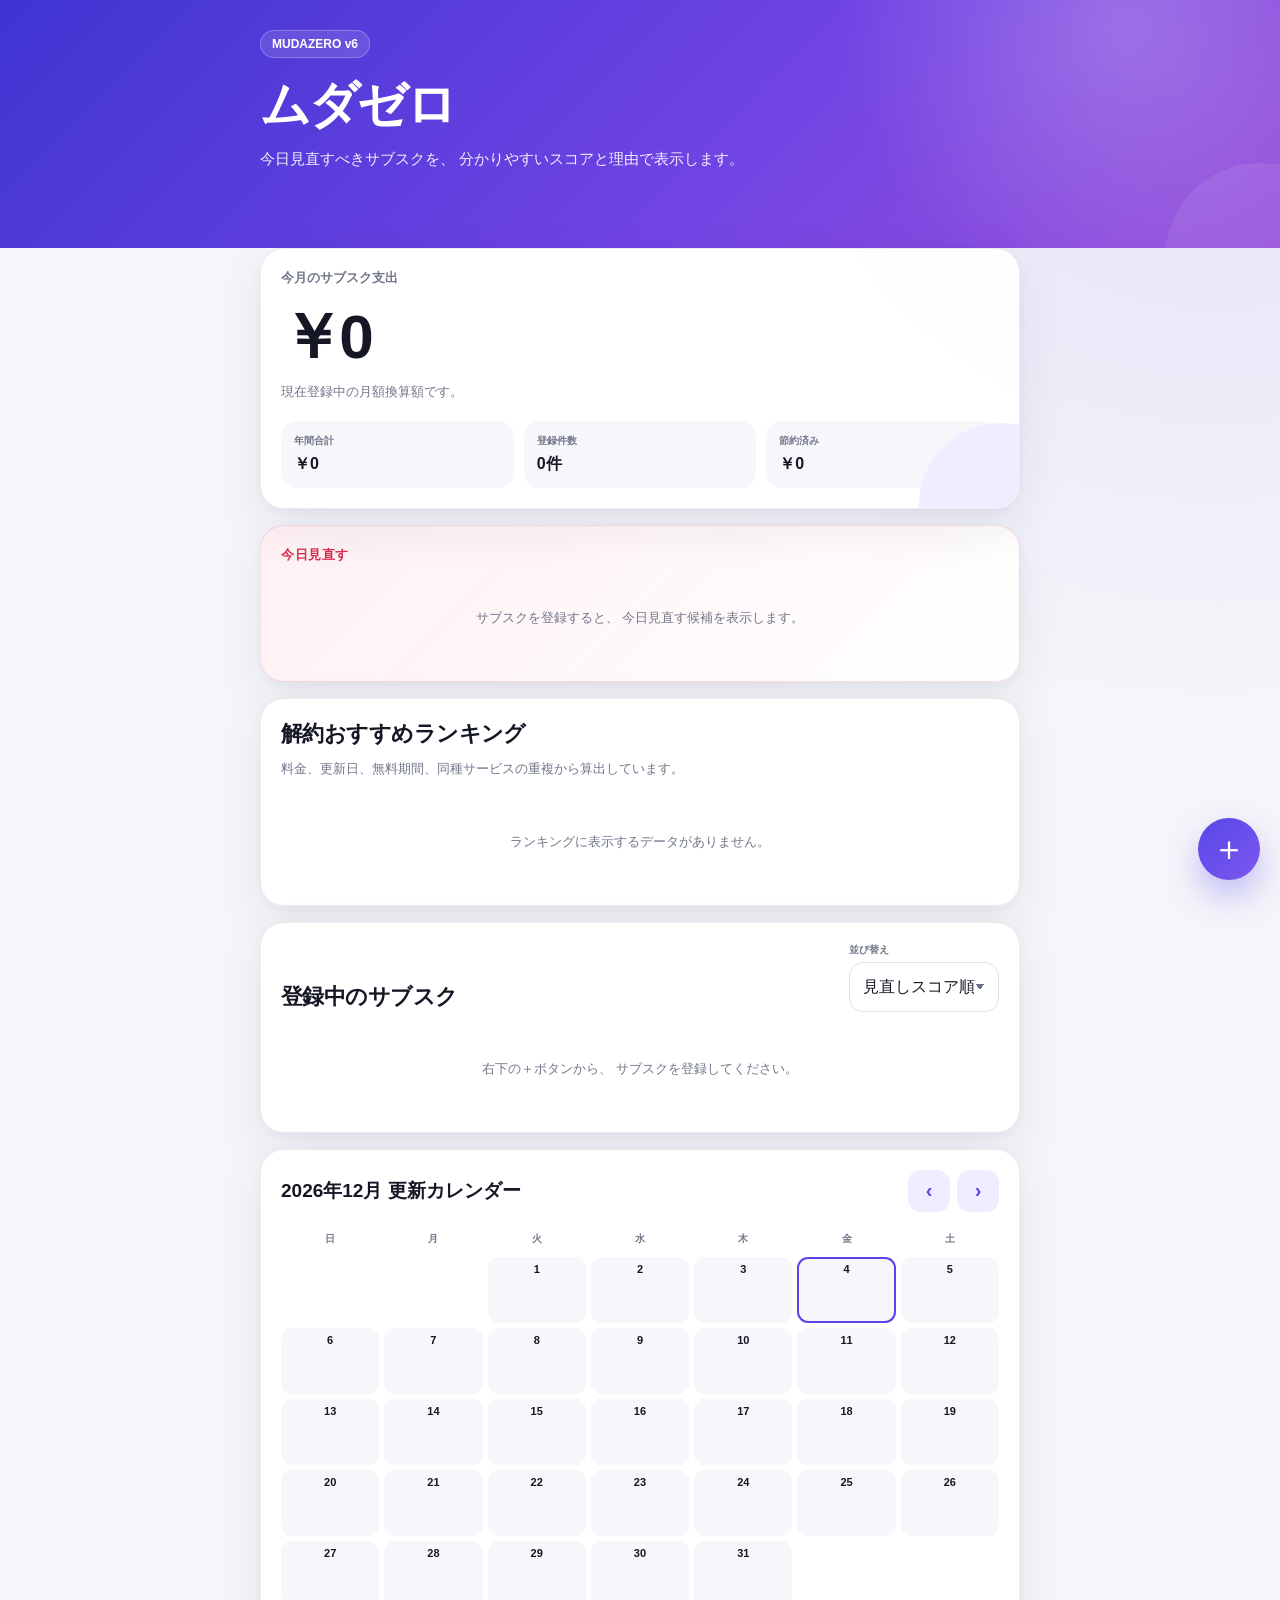
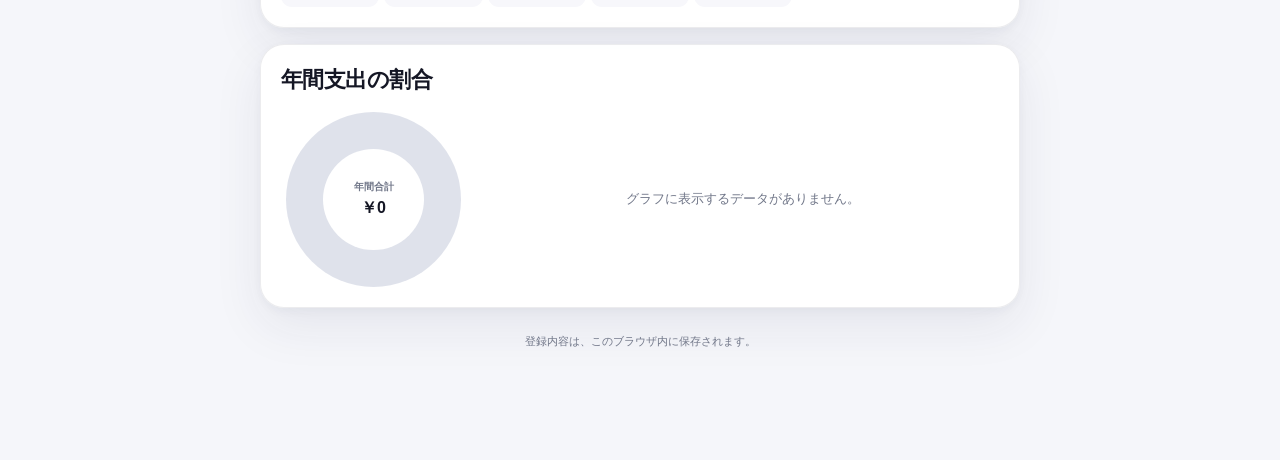
<file: index_v6.html>
<!DOCTYPE html>
<html lang="ja">
<head>
  <meta charset="UTF-8">

  <meta
    name="viewport"
    content="width=device-width, initial-scale=1, viewport-fit=cover"
  >

  <meta
    name="description"
    content="サブスクの更新日と料金を管理し、見直し候補を分かりやすく表示するアプリ"
  >

  <meta name="theme-color" content="#5846e8">

  <title>ムダゼロ v6</title>

  <style>
    :root {
      --bg: #f5f6fa;
      --surface: #ffffff;
      --text: #151725;
      --muted: #717789;
      --border: rgba(21, 23, 37, 0.08);

      --primary: #5846e8;
      --primary-dark: #4334c7;
      --primary-soft: #efedff;

      --danger: #d92d4f;
      --danger-soft: #fff0f3;

      --warning: #c76a10;
      --warning-soft: #fff5e8;

      --success: #158653;
      --success-soft: #eaf9f1;

      --shadow:
        0 18px 50px rgba(38, 44, 76, 0.08),
        0 3px 10px rgba(38, 44, 76, 0.04);
    }

    * {
      box-sizing: border-box;
      -webkit-tap-highlight-color: transparent;
    }

    html {
      scroll-behavior: smooth;
    }

    body {
      margin: 0;
      min-height: 100vh;

      font-family:
        -apple-system,
        BlinkMacSystemFont,
        "Segoe UI",
        "Noto Sans JP",
        sans-serif;

      color: var(--text);

      background:
        radial-gradient(
          circle at 95% 0%,
          rgba(88, 70, 232, 0.12),
          transparent 30%
        ),
        var(--bg);
    }

    body.modal-open {
      overflow: hidden;
    }

    button,
    input,
    select {
      font: inherit;
    }

    button {
      cursor: pointer;
    }

    .container {
      width: min(760px, calc(100% - 28px));
      margin: 0 auto;
    }

    header {
      position: relative;
      overflow: hidden;

      padding:
        calc(30px + env(safe-area-inset-top))
        20px
        76px;

      color: white;

      background:
        radial-gradient(
          circle at 88% 10%,
          rgba(255, 255, 255, 0.22),
          transparent 25%
        ),
        linear-gradient(
          135deg,
          #3f35d2,
          #7144e4 58%,
          #964fda
        );
    }

    header::after {
      content: "";
      position: absolute;

      width: 190px;
      height: 190px;

      right: -75px;
      bottom: -105px;

      border-radius: 50%;
      background: rgba(255, 255, 255, 0.08);
    }

    .header-inner {
      position: relative;
      z-index: 1;
    }

    .version {
      display: inline-flex;
      padding: 6px 11px;

      border: 1px solid rgba(255, 255, 255, 0.24);
      border-radius: 999px;

      background: rgba(255, 255, 255, 0.12);

      font-size: 12px;
      font-weight: 800;
    }

    h1 {
      margin: 14px 0 7px;

      font-size: clamp(36px, 10vw, 50px);
      font-weight: 900;

      letter-spacing: -0.05em;
    }

    .header-description {
      max-width: 560px;
      margin: 0;

      font-size: 15px;
      line-height: 1.75;

      opacity: 0.92;
    }

    main {
      position: relative;
      z-index: 2;

      margin-top: -42px;

      padding-bottom:
        calc(110px + env(safe-area-inset-bottom));
    }

    .card {
      margin-bottom: 16px;
      padding: 20px;

      border: 1px solid var(--border);
      border-radius: 24px;

      background: rgba(255, 255, 255, 0.95);
      box-shadow: var(--shadow);
    }

    .main-total-card {
      position: relative;
      overflow: hidden;

      min-height: 185px;

      display: flex;
      flex-direction: column;
      justify-content: space-between;
    }

    .main-total-card::after {
      content: "";
      position: absolute;

      width: 165px;
      height: 165px;

      right: -65px;
      bottom: -80px;

      border-radius: 50%;
      background: var(--primary-soft);
    }

    .eyebrow {
      position: relative;
      z-index: 1;

      color: var(--muted);

      font-size: 13px;
      font-weight: 800;
    }

    .main-total {
      position: relative;
      z-index: 1;

      margin: 8px 0 2px;

      font-size: clamp(42px, 13vw, 62px);
      font-weight: 900;

      letter-spacing: -0.06em;
    }

    .main-total-note {
      position: relative;
      z-index: 1;

      color: var(--muted);

      font-size: 13px;
      line-height: 1.7;
    }

    .mini-summary {
      display: grid;
      grid-template-columns: repeat(3, 1fr);
      gap: 10px;

      margin-top: 18px;
    }

    .mini-summary-item {
      padding: 13px;

      border-radius: 16px;

      background: #f7f7fb;
    }

    .mini-label {
      margin-bottom: 6px;

      color: var(--muted);

      font-size: 10px;
      font-weight: 800;
    }

    .mini-value {
      font-size: 16px;
      font-weight: 900;
    }

    .section-title {
      margin: 0 0 17px;

      font-size: 22px;
      font-weight: 900;

      letter-spacing: -0.025em;
    }

    .section-description {
      margin: -8px 0 18px;

      color: var(--muted);

      font-size: 13px;
      line-height: 1.7;
    }

    .focus-card {
      border-color: rgba(217, 45, 79, 0.14);

      background:
        linear-gradient(
          135deg,
          rgba(255, 240, 243, 0.96),
          rgba(255, 255, 255, 0.98)
        );
    }

    .focus-label {
      margin-bottom: 11px;

      color: var(--danger);

      font-size: 13px;
      font-weight: 900;
      letter-spacing: 0.04em;
    }

    .focus-main {
      display: flex;
      align-items: flex-start;
      gap: 14px;
    }

    .service-icon {
      width: 50px;
      height: 50px;

      flex: 0 0 auto;

      display: flex;
      align-items: center;
      justify-content: center;

      border-radius: 16px;

      color: var(--primary);
      background: var(--primary-soft);

      font-size: 23px;
      font-weight: 900;
    }

    .focus-content {
      min-width: 0;
      flex: 1;
    }

    .focus-name {
      margin: 0 0 6px;

      overflow-wrap: anywhere;

      font-size: 22px;
      font-weight: 900;
    }

    .score-line {
      display: flex;
      align-items: center;
      flex-wrap: wrap;
      gap: 8px;
    }

    .score-badge {
      display: inline-flex;
      align-items: center;
      justify-content: center;

      min-width: 63px;
      min-height: 30px;
      padding: 5px 9px;

      border-radius: 999px;

      color: white;
      background: var(--danger);

      font-size: 13px;
      font-weight: 900;
    }

    .score-badge.medium {
      background: var(--warning);
    }

    .score-badge.low {
      background: var(--success);
    }

    .score-level {
      color: var(--muted);

      font-size: 12px;
      font-weight: 800;
    }

    .focus-saving {
      margin: 17px 0 0;

      font-size: 18px;
      font-weight: 900;
      line-height: 1.5;
    }

    .focus-saving strong {
      color: var(--danger);
    }

    .reason-list {
      display: grid;
      gap: 8px;

      margin-top: 16px;
    }

    .reason-item {
      display: flex;
      align-items: flex-start;
      gap: 8px;

      padding: 10px 12px;

      border-radius: 13px;

      color: #3d4354;
      background: rgba(255, 255, 255, 0.75);

      font-size: 13px;
      font-weight: 750;
      line-height: 1.55;
    }

    .focus-actions {
      display: grid;
      grid-template-columns: 1fr 1fr;
      gap: 9px;

      margin-top: 17px;
    }

    .button {
      min-height: 48px;

      border: 0;
      border-radius: 14px;

      font-weight: 900;
    }

    .button:active,
    .icon-button:active,
    .fab:active {
      transform: scale(0.98);
    }

    .primary-button {
      color: white;

      background:
        linear-gradient(
          135deg,
          var(--primary),
          #7858ef
        );
    }

    .secondary-button {
      color: var(--primary);
      background: var(--primary-soft);
    }

    .danger-button {
      color: var(--danger);
      background: var(--danger-soft);
    }

    .success-button {
      color: var(--success);
      background: var(--success-soft);
    }

    .link-button {
      min-height: 48px;

      display: flex;
      align-items: center;
      justify-content: center;

      border-radius: 14px;

      color: white;
      background: var(--primary);

      text-decoration: none;

      font-size: 14px;
      font-weight: 900;
    }

    .ranking-list {
      display: grid;
      gap: 10px;
    }

    .ranking-item {
      display: grid;
      grid-template-columns: 34px 42px 1fr auto;
      gap: 10px;
      align-items: center;

      padding: 12px;

      border: 1px solid var(--border);
      border-radius: 17px;

      background: white;
    }

    .rank-number {
      color: var(--muted);

      text-align: center;

      font-size: 14px;
      font-weight: 900;
    }

    .ranking-icon {
      width: 42px;
      height: 42px;

      display: flex;
      align-items: center;
      justify-content: center;

      border-radius: 13px;

      background: var(--primary-soft);

      font-size: 19px;
    }

    .ranking-name {
      overflow: hidden;
      text-overflow: ellipsis;
      white-space: nowrap;

      font-size: 15px;
      font-weight: 900;
    }

    .ranking-note {
      margin-top: 3px;

      color: var(--muted);

      font-size: 11px;
      font-weight: 750;
    }

    .ranking-score {
      font-size: 17px;
      font-weight: 900;
    }

    .toolbar {
      display: flex;
      align-items: flex-end;
      justify-content: space-between;
      gap: 12px;

      margin-bottom: 14px;
    }

    .toolbar .section-title {
      margin-bottom: 0;
    }

    .sort-box {
      width: 150px;
    }

    .sort-label {
      margin-bottom: 5px;

      color: var(--muted);

      font-size: 10px;
      font-weight: 800;
    }

    input,
    select {
      width: 100%;
      min-height: 50px;

      padding: 11px 13px;

      border: 1px solid #dfe2eb;
      border-radius: 14px;

      color: var(--text);
      background: white;

      font-size: 16px;
    }

    select {
      appearance: none;
      -webkit-appearance: none;

      background-image:
        linear-gradient(
          45deg,
          transparent 50%,
          #667085 50%
        ),
        linear-gradient(
          135deg,
          #667085 50%,
          transparent 50%
        );

      background-position:
        calc(100% - 18px) 21px,
        calc(100% - 13px) 21px;

      background-size: 5px 5px;
      background-repeat: no-repeat;
    }

    input:focus,
    select:focus {
      outline: none;

      border-color: var(--primary);

      box-shadow:
        0 0 0 4px rgba(88, 70, 232, 0.12);
    }

    label {
      display: block;

      margin: 15px 0 7px;

      color: #34394a;

      font-size: 13px;
      font-weight: 800;
    }

    .subscription-list {
      display: grid;
      gap: 11px;
    }

    .subscription-row {
      display: grid;
      grid-template-columns: 46px minmax(0, 1fr) auto;
      gap: 12px;
      align-items: center;

      padding: 14px;

      border: 1px solid var(--border);
      border-radius: 18px;

      background: white;
    }

    .subscription-row:active {
      background: #fafaff;
    }

    .row-main {
      min-width: 0;
    }

    .row-name {
      overflow: hidden;
      text-overflow: ellipsis;
      white-space: nowrap;

      margin-bottom: 4px;

      font-size: 16px;
      font-weight: 900;
    }

    .row-meta {
      color: var(--muted);

      font-size: 12px;
      line-height: 1.5;
    }

    .row-right {
      text-align: right;
    }

    .row-score {
      margin-bottom: 5px;

      font-size: 16px;
      font-weight: 900;
    }

    .row-days {
      color: var(--muted);

      font-size: 11px;
      font-weight: 750;
    }

    .empty-state {
      padding: 32px 12px;

      color: var(--muted);

      text-align: center;

      font-size: 13px;
      line-height: 1.7;
    }

    .calendar-header {
      display: flex;
      align-items: center;
      justify-content: space-between;
      gap: 12px;

      margin-bottom: 16px;
    }

    .calendar-title {
      margin: 0;

      font-size: 19px;
      font-weight: 900;
    }

    .calendar-nav {
      display: flex;
      gap: 7px;
    }

    .icon-button {
      width: 42px;
      height: 42px;

      border: 0;
      border-radius: 13px;

      color: var(--primary);
      background: var(--primary-soft);

      font-size: 20px;
      font-weight: 900;
    }

    .calendar-weekdays,
    .calendar-grid {
      display: grid;
      grid-template-columns: repeat(7, 1fr);
      gap: 5px;
    }

    .calendar-weekdays {
      margin-bottom: 7px;
    }

    .weekday {
      padding: 4px 0;

      color: var(--muted);

      text-align: center;

      font-size: 10px;
      font-weight: 800;
    }

    .calendar-day {
      min-height: 66px;
      padding: 6px 4px;

      border-radius: 11px;

      background: #f7f7fb;

      text-align: center;
    }

    .calendar-day.empty {
      background: transparent;
    }

    .calendar-day.today {
      box-shadow:
        inset 0 0 0 2px var(--primary);
    }

    .day-number {
      font-size: 11px;
      font-weight: 900;
    }

    .calendar-events {
      display: grid;
      gap: 3px;

      margin-top: 5px;
    }

    .calendar-event {
      overflow: hidden;

      padding: 3px;

      border-radius: 5px;

      color: white;
      background: var(--primary);

      text-overflow: ellipsis;
      white-space: nowrap;

      font-size: 7px;
      font-weight: 800;
    }

    .calendar-event.trial {
      background: var(--warning);
    }

    .pie-layout {
      display: grid;
      grid-template-columns: 185px 1fr;
      gap: 20px;
      align-items: center;
    }

    .pie-wrap {
      position: relative;

      width: 175px;
      height: 175px;

      margin: 0 auto;
    }

    .pie-chart {
      width: 175px;
      height: 175px;

      border-radius: 50%;

      background:
        conic-gradient(#dfe2eb 0deg 360deg);
    }

    .pie-center {
      position: absolute;
      inset: 37px;

      display: flex;
      flex-direction: column;
      align-items: center;
      justify-content: center;

      border-radius: 50%;

      background: white;
    }

    .pie-label {
      color: var(--muted);

      font-size: 10px;
      font-weight: 800;
    }

    .pie-total {
      margin-top: 4px;

      font-size: 16px;
      font-weight: 900;
    }

    .legend {
      display: grid;
      gap: 9px;
    }

    .legend-row {
      display: flex;
      align-items: center;
      justify-content: space-between;
      gap: 9px;

      font-size: 12px;
    }

    .legend-name {
      min-width: 0;

      display: flex;
      align-items: center;
      gap: 8px;
    }

    .legend-dot {
      width: 10px;
      height: 10px;

      flex: 0 0 auto;

      border-radius: 50%;
    }

    .legend-text {
      overflow: hidden;
      text-overflow: ellipsis;
      white-space: nowrap;

      font-weight: 800;
    }

    .legend-value {
      color: var(--muted);

      font-weight: 800;
    }

    details {
      margin-top: 17px;

      border-radius: 15px;

      background: #f7f7fb;
    }

    summary {
      padding: 14px;

      color: var(--primary);

      font-size: 13px;
      font-weight: 900;

      cursor: pointer;
    }

    .details-inner {
      padding: 0 14px 15px;
    }

    .two-column {
      display: grid;
      grid-template-columns: 1fr 1fr;
      gap: 11px;
    }

    .checkbox-row {
      display: flex;
      align-items: center;
      gap: 9px;

      margin-top: 15px;
    }

    .checkbox-row input {
      width: 22px;
      height: 22px;
      min-height: 22px;
      margin: 0;
    }

    .checkbox-row label {
      margin: 0;
    }

    .fab {
      position: fixed;
      z-index: 800;

      right: 20px;
      bottom:
        calc(20px + env(safe-area-inset-bottom));

      width: 62px;
      height: 62px;

      border: 0;
      border-radius: 50%;

      color: white;

      background:
        linear-gradient(
          135deg,
          var(--primary),
          #7c58ef
        );

      font-size: 34px;
      font-weight: 400;

      box-shadow:
        0 16px 34px rgba(88, 70, 232, 0.34);
    }

    .modal-backdrop {
      position: fixed;
      z-index: 1000;
      inset: 0;

      display: flex;
      align-items: flex-end;
      justify-content: center;

      padding-top: 40px;

      background: rgba(17, 20, 33, 0.54);

      opacity: 0;
      visibility: hidden;

      transition:
        opacity 0.2s,
        visibility 0.2s;
    }

    .modal-backdrop.show {
      opacity: 1;
      visibility: visible;
    }

    .modal-sheet {
      width: min(760px, 100%);
      max-height: 93vh;

      overflow-y: auto;

      padding:
        20px
        20px
        calc(24px + env(safe-area-inset-bottom));

      border-radius: 26px 26px 0 0;

      background: white;

      transform: translateY(100%);

      transition:
        transform 0.25s ease;
    }

    .modal-backdrop.show .modal-sheet {
      transform: translateY(0);
    }

    .modal-handle {
      width: 46px;
      height: 5px;

      margin: 0 auto 18px;

      border-radius: 999px;

      background: #d8dbe4;
    }

    .modal-title {
      margin: 0 0 5px;

      font-size: 24px;
      font-weight: 900;
    }

    .modal-description {
      margin: 0 0 8px;

      color: var(--muted);

      font-size: 13px;
      line-height: 1.7;
    }

    .modal-actions {
      display: grid;
      grid-template-columns: 1fr 1fr;
      gap: 9px;

      margin-top: 19px;
    }

    .detail-header {
      display: flex;
      align-items: flex-start;
      gap: 14px;

      margin-bottom: 18px;
    }

    .detail-name {
      margin: 0 0 5px;

      font-size: 24px;
      font-weight: 900;
    }

    .detail-subtitle {
      color: var(--muted);

      font-size: 13px;
    }

    .detail-grid {
      display: grid;
      grid-template-columns: 1fr 1fr;
      gap: 10px;

      margin-bottom: 16px;
    }

    .detail-box {
      padding: 13px;

      border-radius: 15px;

      background: #f7f7fb;
    }

    .detail-label {
      margin-bottom: 5px;

      color: var(--muted);

      font-size: 10px;
      font-weight: 800;
    }

    .detail-value {
      overflow-wrap: anywhere;

      font-size: 14px;
      font-weight: 900;
      line-height: 1.5;
    }

    .detail-score {
      padding: 15px;

      border-radius: 17px;

      background: var(--danger-soft);
    }

    .toast {
      position: fixed;
      z-index: 1300;

      left: 50%;
      bottom:
        calc(24px + env(safe-area-inset-bottom));

      width: min(calc(100% - 32px), 430px);

      padding: 13px 15px;

      border-radius: 15px;

      color: white;
      background: rgba(17, 20, 33, 0.93);

      text-align: center;

      font-size: 14px;
      font-weight: 800;

      transform: translate(-50%, 120px);
      opacity: 0;

      pointer-events: none;

      transition:
        transform 0.25s,
        opacity 0.25s;
    }

    .toast.show {
      transform: translate(-50%, 0);
      opacity: 1;
    }

    .footer {
      padding: 8px 5px 0;

      color: var(--muted);

      text-align: center;

      font-size: 11px;
      line-height: 1.7;
    }

    @media (max-width: 620px) {
      .pie-layout {
        grid-template-columns: 1fr;
      }
    }

    @media (max-width: 480px) {
      .card {
        padding: 18px;
        border-radius: 22px;
      }

      .main-total-card {
        min-height: 175px;
      }

      .mini-summary {
        grid-template-columns: 1fr 1fr;
      }

      .mini-summary-item:last-child {
        grid-column: 1 / -1;
      }

      .toolbar {
        align-items: flex-start;
        flex-direction: column;
      }

      .sort-box {
        width: 100%;
      }

      .calendar-day {
        min-height: 58px;
        padding: 5px 2px;
      }

      .focus-actions,
      .modal-actions {
        grid-template-columns: 1fr;
      }

      .ranking-item {
        grid-template-columns: 28px 40px 1fr auto;
        padding: 11px 8px;
      }
    }

    @media (max-width: 360px) {
      .two-column,
      .detail-grid {
        grid-template-columns: 1fr;
      }

      .calendar-weekdays,
      .calendar-grid {
        gap: 3px;
      }
    }
  </style>
</head>

<body>
  <header>
    <div class="container header-inner">
      <div class="version">
        MUDAZERO v6
      </div>

      <h1>ムダゼロ</h1>

      <p class="header-description">
        今日見直すべきサブスクを、
        分かりやすいスコアと理由で表示します。
      </p>
    </div>
  </header>

  <main class="container">
    <section class="card main-total-card">
      <div>
        <div class="eyebrow">
          今月のサブスク支出
        </div>

        <div
          id="currentMonthTotal"
          class="main-total"
        >
          ¥0
        </div>

        <div class="main-total-note">
          現在登録中の月額換算額です。
        </div>
      </div>

      <div class="mini-summary">
        <div class="mini-summary-item">
          <div class="mini-label">
            年間合計
          </div>

          <div
            id="yearlyTotal"
            class="mini-value"
          >
            ¥0
          </div>
        </div>

        <div class="mini-summary-item">
          <div class="mini-label">
            登録件数
          </div>

          <div
            id="activeCount"
            class="mini-value"
          >
            0件
          </div>
        </div>

        <div class="mini-summary-item">
          <div class="mini-label">
            節約済み
          </div>

          <div
            id="savedTotal"
            class="mini-value"
          >
            ¥0
          </div>
        </div>
      </div>
    </section>

    <section
      id="focusCard"
      class="card focus-card"
    >
      <div class="focus-label">
        今日見直す
      </div>

      <div id="focusContent"></div>
    </section>

    <section class="card">
      <h2 class="section-title">
        解約おすすめランキング
      </h2>

      <p class="section-description">
        料金、更新日、無料期間、同種サービスの重複から算出しています。
      </p>

      <div
        id="rankingList"
        class="ranking-list"
      ></div>
    </section>

    <section class="card">
      <div class="toolbar">
        <h2 class="section-title">
          登録中のサブスク
        </h2>

        <div class="sort-box">
          <div class="sort-label">
            並び替え
          </div>

          <select id="sortOrder">
            <option value="score">
              見直しスコア順
            </option>

            <option value="renewal">
              更新日が近い順
            </option>

            <option value="high">
              金額が高い順
            </option>

            <option value="name">
              名前順
            </option>
          </select>
        </div>
      </div>

      <div
        id="subscriptionList"
        class="subscription-list"
      ></div>
    </section>

    <section class="card">
      <div class="calendar-header">
        <h2
          id="calendarTitle"
          class="calendar-title"
        >
          更新カレンダー
        </h2>

        <div class="calendar-nav">
          <button
            id="previousMonthButton"
            class="icon-button"
            type="button"
          >
            ‹
          </button>

          <button
            id="nextMonthButton"
            class="icon-button"
            type="button"
          >
            ›
          </button>
        </div>
      </div>

      <div class="calendar-weekdays">
        <div class="weekday">日</div>
        <div class="weekday">月</div>
        <div class="weekday">火</div>
        <div class="weekday">水</div>
        <div class="weekday">木</div>
        <div class="weekday">金</div>
        <div class="weekday">土</div>
      </div>

      <div
        id="calendarGrid"
        class="calendar-grid"
      ></div>
    </section>

    <section class="card">
      <h2 class="section-title">
        年間支出の割合
      </h2>

      <div class="pie-layout">
        <div class="pie-wrap">
          <div
            id="pieChart"
            class="pie-chart"
          ></div>

          <div class="pie-center">
            <div class="pie-label">
              年間合計
            </div>

            <div
              id="pieTotal"
              class="pie-total"
            >
              ¥0
            </div>
          </div>
        </div>

        <div
          id="pieLegend"
          class="legend"
        ></div>
      </div>
    </section>

    <div class="footer">
      登録内容は、このブラウザ内に保存されます。
    </div>
  </main>

  <button
    id="addButton"
    class="fab"
    type="button"
    aria-label="サブスクを追加"
  >
    ＋
  </button>

  <div
    id="formModal"
    class="modal-backdrop"
    aria-hidden="true"
  >
    <section class="modal-sheet">
      <div class="modal-handle"></div>

      <h2
        id="formModalTitle"
        class="modal-title"
      >
        サブスクを追加
      </h2>

      <p class="modal-description">
        基本の4項目だけで登録できます。
      </p>

      <form id="subscriptionForm">
        <input
          id="editingId"
          type="hidden"
        >

        <label for="name">
          サービス名
        </label>

        <input
          id="name"
          type="text"
          maxlength="50"
          placeholder="例：Netflix"
          required
        >

        <div class="two-column">
          <div>
            <label for="price">
              料金
            </label>

            <input
              id="price"
              type="number"
              min="1"
              inputmode="numeric"
              placeholder="1490"
              required
            >
          </div>

          <div>
            <label for="cycle">
              支払い周期
            </label>

            <select id="cycle">
              <option value="monthly">
                月額
              </option>

              <option value="yearly">
                年額
              </option>
            </select>
          </div>
        </div>

        <label for="renewalDate">
          次回更新日
        </label>

        <input
          id="renewalDate"
          type="date"
          required
        >

        <details>
          <summary>
            詳細設定
          </summary>

          <div class="details-inner">
            <div class="two-column">
              <div>
                <label for="icon">
                  アイコン
                </label>

                <input
                  id="icon"
                  type="text"
                  maxlength="8"
                  placeholder="🎬"
                >
              </div>

              <div>
                <label for="category">
                  カテゴリー
                </label>

                <select id="category">
                  <option value="動画">動画</option>
                  <option value="音楽">音楽</option>
                  <option value="AI">AI</option>
                  <option value="仕事">仕事</option>
                  <option value="ゲーム">ゲーム</option>
                  <option value="クラウド">クラウド</option>
                  <option value="買い物">買い物</option>
                  <option value="その他" selected>その他</option>
                </select>
              </div>
            </div>

            <label for="cancelUrl">
              解約ページURL
            </label>

            <input
              id="cancelUrl"
              type="url"
              placeholder="https://..."
            >

            <div class="checkbox-row">
              <input
                id="hasTrial"
                type="checkbox"
              >

              <label for="hasTrial">
                無料期間中
              </label>
            </div>

            <div id="trialEndWrap" hidden>
              <label for="trialEndDate">
                無料期間終了日
              </label>

              <input
                id="trialEndDate"
                type="date"
              >
            </div>
          </div>
        </details>

        <div class="modal-actions">
          <button
            id="closeFormButton"
            class="button secondary-button"
            type="button"
          >
            キャンセル
          </button>

          <button
            class="button primary-button"
            type="submit"
          >
            保存する
          </button>
        </div>
      </form>
    </section>
  </div>

  <div
    id="detailModal"
    class="modal-backdrop"
    aria-hidden="true"
  >
    <section class="modal-sheet">
      <div class="modal-handle"></div>

      <div id="detailContent"></div>

      <div class="modal-actions">
        <button
          id="closeDetailButton"
          class="button secondary-button"
          type="button"
        >
          閉じる
        </button>

        <button
          id="editDetailButton"
          class="button primary-button"
          type="button"
        >
          編集
        </button>
      </div>
    </section>
  </div>

  <div
    id="toast"
    class="toast"
    role="status"
    aria-live="polite"
  ></div>

  <script>
    "use strict";

    const STORAGE_KEY = "mudazero-data";
    const SETTINGS_KEY = "mudazero-v6-settings";

    const COLORS = [
      "#5846e8",
      "#8b5cf6",
      "#2563eb",
      "#15945b",
      "#f59e0b",
      "#ef4444",
      "#06b6d4",
      "#ec4899",
      "#84cc16",
      "#64748b"
    ];

    let subscriptions = loadSubscriptions();
    let settings = loadSettings();

    let selectedId = null;
    let toastTimer = null;

    const now = new Date();

    let calendarYear = now.getFullYear();
    let calendarMonth = now.getMonth();

    const formModal =
      document.getElementById("formModal");

    const detailModal =
      document.getElementById("detailModal");

    const form =
      document.getElementById("subscriptionForm");

    const list =
      document.getElementById("subscriptionList");

    const toast =
      document.getElementById("toast");

    function loadSubscriptions() {
      try {
        const parsed =
          JSON.parse(
            localStorage.getItem(STORAGE_KEY) ||
            "[]"
          );

        if (!Array.isArray(parsed)) {
          return [];
        }

        return parsed.map(item => ({
          ...item,
          id:
            item.id ||
            createId(),
          icon:
            item.icon ||
            getDefaultIcon(item.name),
          category:
            item.category ||
            "その他",
          cancelUrl:
            item.cancelUrl ||
            "",
          hasTrial:
            Boolean(item.hasTrial),
          trialEndDate:
            item.trialEndDate ||
            "",
          cancelled:
            Boolean(item.cancelled)
        }));
      } catch (error) {
        console.error(error);
        return [];
      }
    }

    function loadSettings() {
      try {
        const parsed =
          JSON.parse(
            localStorage.getItem(
              SETTINGS_KEY
            ) || "{}"
          );

        return {
          sortOrder:
            parsed.sortOrder ||
            "score"
        };
      } catch (error) {
        return {
          sortOrder: "score"
        };
      }
    }

    function saveSubscriptions() {
      localStorage.setItem(
        STORAGE_KEY,
        JSON.stringify(subscriptions)
      );
    }

    function saveSettings() {
      localStorage.setItem(
        SETTINGS_KEY,
        JSON.stringify(settings)
      );
    }

    function createId() {
      if (
        window.crypto &&
        typeof crypto.randomUUID === "function"
      ) {
        return crypto.randomUUID();
      }

      return (
        Date.now() +
        "-" +
        Math.random()
          .toString(16)
          .slice(2)
      );
    }

    function escapeHtml(value) {
      return String(value ?? "")
        .replaceAll("&", "&amp;")
        .replaceAll("<", "&lt;")
        .replaceAll(">", "&gt;")
        .replaceAll('"', "&quot;")
        .replaceAll("'", "&#039;");
    }

    function formatYen(value) {
      return new Intl.NumberFormat(
        "ja-JP",
        {
          style: "currency",
          currency: "JPY",
          maximumFractionDigits: 0
        }
      ).format(
        Math.round(Number(value) || 0)
      );
    }

    function getYearlyPrice(item) {
      return item.cycle === "monthly"
        ? Number(item.price) * 12
        : Number(item.price);
    }

    function getMonthlyPrice(item) {
      return item.cycle === "monthly"
        ? Number(item.price)
        : Number(item.price) / 12;
    }

    function getDaysUntil(dateString) {
      if (!dateString) {
        return Infinity;
      }

      const today = new Date();
      today.setHours(0, 0, 0, 0);

      const target =
        new Date(
          dateString +
          "T00:00:00"
        );

      return Math.ceil(
        (
          target.getTime() -
          today.getTime()
        ) /
        86400000
      );
    }

    function getDefaultIcon(name) {
      const normalized =
        String(name || "")
          .toLowerCase();

      if (
        normalized.includes("netflix") ||
        normalized.includes("動画") ||
        normalized.includes("hulu") ||
        normalized.includes("disney")
      ) {
        return "🎬";
      }

      if (
        normalized.includes("spotify") ||
        normalized.includes("music") ||
        normalized.includes("音楽")
      ) {
        return "🎵";
      }

      if (
        normalized.includes("chatgpt") ||
        normalized.includes("ai")
      ) {
        return "✦";
      }

      if (
        normalized.includes("game") ||
        normalized.includes("ゲーム") ||
        normalized.includes("nintendo")
      ) {
        return "🎮";
      }

      if (
        normalized.includes("amazon") ||
        normalized.includes("prime")
      ) {
        return "📦";
      }

      if (
        normalized.includes("cloud") ||
        normalized.includes("icloud")
      ) {
        return "☁️";
      }

      return "◈";
    }

    function getActiveSubscriptions() {
      return subscriptions.filter(
        item =>
          !item.cancelled
      );
    }

    function getCategoryCount(category) {
      return getActiveSubscriptions()
        .filter(
          item =>
            item.category === category
        )
        .length;
    }

    function calculateReview(item) {
      let score = 0;
      const reasons = [];

      const yearly =
        getYearlyPrice(item);

      const days =
        getDaysUntil(
          item.renewalDate
        );

      if (yearly >= 50000) {
        score += 35;
        reasons.push(
          "年間料金が5万円以上です"
        );
      } else if (yearly >= 20000) {
        score += 25;
        reasons.push(
          "年間料金が2万円以上です"
        );
      } else if (yearly >= 10000) {
        score += 12;
        reasons.push(
          "年間料金が1万円以上です"
        );
      }

      if (days <= 3) {
        score += 30;
        reasons.push(
          "更新まで3日以内です"
        );
      } else if (days <= 7) {
        score += 22;
        reasons.push(
          "更新まで7日以内です"
        );
      } else if (days <= 14) {
        score += 12;
        reasons.push(
          "更新まで2週間以内です"
        );
      }

      if (
        item.hasTrial &&
        item.trialEndDate
      ) {
        const trialDays =
          getDaysUntil(
            item.trialEndDate
          );

        if (trialDays <= 3) {
          score += 30;
          reasons.push(
            "無料期間の終了まで3日以内です"
          );
        } else if (trialDays <= 7) {
          score += 20;
          reasons.push(
            "無料期間の終了まで7日以内です"
          );
        }
      }

      const categoryCount =
        getCategoryCount(
          item.category
        );

      if (categoryCount >= 3) {
        score += 20;
        reasons.push(
          item.category +
          "カテゴリーを3件以上契約しています"
        );
      } else if (categoryCount >= 2) {
        score += 10;
        reasons.push(
          item.category +
          "カテゴリーを複数契約しています"
        );
      }

      score =
        Math.min(100, score);

      if (reasons.length === 0) {
        reasons.push(
          "現時点で強い見直し理由はありません"
        );
      }

      let level = "継続候補";

      if (score >= 70) {
        level = "優先的に見直す";
      } else if (score >= 40) {
        level = "検討する";
      }

      return {
        score,
        level,
        reasons
      };
    }

    function getScoreClass(score) {
      if (score >= 70) {
        return "";
      }

      if (score >= 40) {
        return "medium";
      }

      return "low";
    }

    function getSortedActive() {
      const active =
        [...getActiveSubscriptions()];

      if (
        settings.sortOrder === "renewal"
      ) {
        return active.sort(
          (a, b) =>
            getDaysUntil(a.renewalDate) -
            getDaysUntil(b.renewalDate)
        );
      }

      if (
        settings.sortOrder === "high"
      ) {
        return active.sort(
          (a, b) =>
            getYearlyPrice(b) -
            getYearlyPrice(a)
        );
      }

      if (
        settings.sortOrder === "name"
      ) {
        return active.sort(
          (a, b) =>
            a.name.localeCompare(
              b.name,
              "ja"
            )
        );
      }

      return active.sort(
        (a, b) =>
          calculateReview(b).score -
          calculateReview(a).score
      );
    }

    function showToast(message) {
      toast.textContent = message;
      toast.classList.add("show");

      clearTimeout(toastTimer);

      toastTimer = setTimeout(
        () => {
          toast.classList.remove(
            "show"
          );
        },
        2200
      );
    }

    function showModal(modal) {
      modal.classList.add("show");

      modal.setAttribute(
        "aria-hidden",
        "false"
      );

      document.body.classList.add(
        "modal-open"
      );
    }

    function closeModal(modal) {
      modal.classList.remove("show");

      modal.setAttribute(
        "aria-hidden",
        "true"
      );

      if (
        !document.querySelector(
          ".modal-backdrop.show"
        )
      ) {
        document.body.classList.remove(
          "modal-open"
        );
      }
    }

    function renderSummary() {
      const active =
        getActiveSubscriptions();

      const cancelled =
        subscriptions.filter(
          item =>
            item.cancelled
        );

      const monthlyTotal =
        active.reduce(
          (sum, item) =>
            sum +
            getMonthlyPrice(item),
          0
        );

      const yearlyTotal =
        active.reduce(
          (sum, item) =>
            sum +
            getYearlyPrice(item),
          0
        );

      const savedTotal =
        cancelled.reduce(
          (sum, item) =>
            sum +
            getYearlyPrice(item),
          0
        );

      document.getElementById(
        "currentMonthTotal"
      ).textContent =
        formatYen(monthlyTotal);

      document.getElementById(
        "yearlyTotal"
      ).textContent =
        formatYen(yearlyTotal);

      document.getElementById(
        "activeCount"
      ).textContent =
        active.length + "件";

      document.getElementById(
        "savedTotal"
      ).textContent =
        formatYen(savedTotal);
    }

    function renderFocus() {
      const element =
        document.getElementById(
          "focusContent"
        );

      const ranked =
        [...getActiveSubscriptions()]
          .sort(
            (a, b) =>
              calculateReview(b).score -
              calculateReview(a).score
          );

      if (ranked.length === 0) {
        element.innerHTML = `
          <div class="empty-state">
            サブスクを登録すると、
            今日見直す候補を表示します。
          </div>
        `;

        return;
      }

      const item = ranked[0];

      const review =
        calculateReview(item);

      const days =
        getDaysUntil(
          item.renewalDate
        );

      element.innerHTML = `
        <div class="focus-main">
          <div class="service-icon">
            ${escapeHtml(item.icon)}
          </div>

          <div class="focus-content">
            <h3 class="focus-name">
              ${escapeHtml(item.name)}
            </h3>

            <div class="score-line">
              <span class="
                score-badge
                ${getScoreClass(review.score)}
              ">
                ${review.score}点
              </span>

              <span class="score-level">
                ${escapeHtml(review.level)}
              </span>
            </div>
          </div>
        </div>

        <p class="focus-saving">
          解約すると年間
          <strong>
            ${formatYen(
              getYearlyPrice(item)
            )}
          </strong>
          節約できます。
        </p>

        <div class="reason-list">
          ${review.reasons
            .slice(0, 3)
            .map(
              reason => `
                <div class="reason-item">
                  <span>✓</span>
                  <span>
                    ${escapeHtml(reason)}
                  </span>
                </div>
              `
            )
            .join("")}
        </div>

        <div class="focus-actions">
          ${
            item.cancelUrl
              ? `
                <a
                  class="link-button"
                  href="${escapeHtml(item.cancelUrl)}"
                  target="_blank"
                  rel="noopener noreferrer"
                >
                  解約ページ
                </a>
              `
              : `
                <button
                  class="button secondary-button"
                  type="button"
                  data-focus-action="detail"
                  data-id="${escapeHtml(item.id)}"
                >
                  詳細を見る
                </button>
              `
          }

          <button
            class="button secondary-button"
            type="button"
            data-focus-action="detail"
            data-id="${escapeHtml(item.id)}"
          >
            ${
              item.cancelUrl
                ? "詳細を見る"
                : "内容を確認"
            }
          </button>
        </div>
      `;

      element
        .querySelectorAll(
          "[data-focus-action]"
        )
        .forEach(button => {
          button.addEventListener(
            "click",
            () => {
              openDetail(
                button.dataset.id
              );
            }
          );
        });
    }

    function renderRanking() {
      const element =
        document.getElementById(
          "rankingList"
        );

      const ranked =
        [...getActiveSubscriptions()]
          .sort(
            (a, b) =>
              calculateReview(b).score -
              calculateReview(a).score
          )
          .slice(0, 5);

      element.innerHTML = "";

      if (ranked.length === 0) {
        element.innerHTML = `
          <div class="empty-state">
            ランキングに表示するデータがありません。
          </div>
        `;

        return;
      }

      ranked.forEach(
        (item, index) => {
          const review =
            calculateReview(item);

          const row =
            document.createElement(
              "button"
            );

          row.type = "button";
          row.className =
            "ranking-item";

          row.innerHTML = `
            <div class="rank-number">
              ${index + 1}
            </div>

            <div class="ranking-icon">
              ${escapeHtml(item.icon)}
            </div>

            <div style="min-width:0;text-align:left;">
              <div class="ranking-name">
                ${escapeHtml(item.name)}
              </div>

              <div class="ranking-note">
                年間
                ${formatYen(
                  getYearlyPrice(item)
                )}
              </div>
            </div>

            <div class="ranking-score">
              ${review.score}点
            </div>
          `;

          row.addEventListener(
            "click",
            () => {
              openDetail(item.id);
            }
          );

          element.appendChild(row);
        }
      );
    }

    function renderList() {
      list.innerHTML = "";

      const active =
        getSortedActive();

      if (active.length === 0) {
        list.innerHTML = `
          <div class="empty-state">
            右下の＋ボタンから、
            サブスクを登録してください。
          </div>
        `;

        return;
      }

      active.forEach(item => {
        const review =
          calculateReview(item);

        const days =
          getDaysUntil(
            item.renewalDate
          );

        const row =
          document.createElement(
            "button"
          );

        row.type = "button";
        row.className =
          "subscription-row";

        row.innerHTML = `
          <div class="service-icon">
            ${escapeHtml(item.icon)}
          </div>

          <div class="row-main">
            <div class="row-name">
              ${escapeHtml(item.name)}
            </div>

            <div class="row-meta">
              ${
                item.cycle === "monthly"
                  ? "月額"
                  : "年額"
              }
              ${formatYen(item.price)}
              ・
              ${escapeHtml(item.category)}
            </div>
          </div>

          <div class="row-right">
            <div class="row-score">
              ${review.score}点
            </div>

            <div class="row-days">
              ${
                days < 0
                  ? "更新日経過"
                  : days === 0
                    ? "本日更新"
                    : "あと" +
                      days +
                      "日"
              }
            </div>
          </div>
        `;

        row.addEventListener(
          "click",
          () => {
            openDetail(item.id);
          }
        );

        list.appendChild(row);
      });
    }

    function renderCalendar() {
      const grid =
        document.getElementById(
          "calendarGrid"
        );

      document.getElementById(
        "calendarTitle"
      ).textContent =
        calendarYear +
        "年" +
        (calendarMonth + 1) +
        "月 更新カレンダー";

      grid.innerHTML = "";

      const firstDay =
        new Date(
          calendarYear,
          calendarMonth,
          1
        ).getDay();

      const daysInMonth =
        new Date(
          calendarYear,
          calendarMonth + 1,
          0
        ).getDate();

      for (
        let index = 0;
        index < firstDay;
        index += 1
      ) {
        const empty =
          document.createElement(
            "div"
          );

        empty.className =
          "calendar-day empty";

        grid.appendChild(empty);
      }

      const active =
        getActiveSubscriptions();

      for (
        let day = 1;
        day <= daysInMonth;
        day += 1
      ) {
        const cell =
          document.createElement(
            "div"
          );

        const isToday =
          now.getFullYear() ===
            calendarYear &&
          now.getMonth() ===
            calendarMonth &&
          now.getDate() === day;

        cell.className =
          "calendar-day" +
          (
            isToday
              ? " today"
              : ""
          );

        const events = [];

        active.forEach(item => {
          if (item.renewalDate) {
            const date =
              new Date(
                item.renewalDate +
                "T00:00:00"
              );

            if (
              date.getFullYear() ===
                calendarYear &&
              date.getMonth() ===
                calendarMonth &&
              date.getDate() === day
            ) {
              events.push({
                text:
                  item.icon +
                  " " +
                  item.name,
                trial: false
              });
            }
          }

          if (
            item.hasTrial &&
            item.trialEndDate
          ) {
            const trialDate =
              new Date(
                item.trialEndDate +
                "T00:00:00"
              );

            if (
              trialDate.getFullYear() ===
                calendarYear &&
              trialDate.getMonth() ===
                calendarMonth &&
              trialDate.getDate() === day
            ) {
              events.push({
                text:
                  "無料 " +
                  item.name,
                trial: true
              });
            }
          }
        });

        cell.innerHTML = `
          <div class="day-number">
            ${day}
          </div>

          <div class="calendar-events">
            ${events
              .slice(0, 3)
              .map(
                event => `
                  <div class="
                    calendar-event
                    ${
                      event.trial
                        ? "trial"
                        : ""
                    }
                  ">
                    ${escapeHtml(event.text)}
                  </div>
                `
              )
              .join("")}
          </div>
        `;

        grid.appendChild(cell);
      }
    }

    function renderPie() {
      const pie =
        document.getElementById(
          "pieChart"
        );

      const legend =
        document.getElementById(
          "pieLegend"
        );

      const active =
        [...getActiveSubscriptions()]
          .sort(
            (a, b) =>
              getYearlyPrice(b) -
              getYearlyPrice(a)
          );

      const total =
        active.reduce(
          (sum, item) =>
            sum +
            getYearlyPrice(item),
          0
        );

      document.getElementById(
        "pieTotal"
      ).textContent =
        formatYen(total);

      legend.innerHTML = "";

      if (total <= 0) {
        pie.style.background =
          "conic-gradient(#dfe2eb 0deg 360deg)";

        legend.innerHTML = `
          <div class="empty-state">
            グラフに表示するデータがありません。
          </div>
        `;

        return;
      }

      let current = 0;

      const gradient =
        active.map(
          (item, index) => {
            const start = current;

            current +=
              getYearlyPrice(item) /
              total *
              360;

            return (
              COLORS[
                index %
                COLORS.length
              ] +
              " " +
              start +
              "deg " +
              current +
              "deg"
            );
          }
        );

      pie.style.background =
        "conic-gradient(" +
        gradient.join(",") +
        ")";

      active.forEach(
        (item, index) => {
          const percentage =
            getYearlyPrice(item) /
            total *
            100;

          const row =
            document.createElement(
              "div"
            );

          row.className =
            "legend-row";

          row.innerHTML = `
            <div class="legend-name">
              <span
                class="legend-dot"
                style="
                  background:
                  ${
                    COLORS[
                      index %
                      COLORS.length
                    ]
                  };
                "
              ></span>

              <span class="legend-text">
                ${escapeHtml(item.name)}
              </span>
            </div>

            <div class="legend-value">
              ${percentage.toFixed(1)}%
            </div>
          `;

          legend.appendChild(row);
        }
      );
    }

    function render() {
      renderSummary();
      renderFocus();
      renderRanking();
      renderList();
      renderCalendar();
      renderPie();
    }

    function resetForm() {
      form.reset();

      document.getElementById(
        "editingId"
      ).value = "";

      document.getElementById(
        "formModalTitle"
      ).textContent =
        "サブスクを追加";

      document.getElementById(
        "trialEndWrap"
      ).hidden = true;

      const date = new Date();
      date.setMonth(
        date.getMonth() + 1
      );

      document.getElementById(
        "renewalDate"
      ).value =
        date
          .toISOString()
          .split("T")[0];
    }

    function openAddForm() {
      resetForm();
      showModal(formModal);
    }

    function openEditForm(id) {
      const item =
        subscriptions.find(
          subscription =>
            subscription.id === id
        );

      if (!item) {
        return;
      }

      document.getElementById(
        "editingId"
      ).value = item.id;

      document.getElementById(
        "formModalTitle"
      ).textContent =
        "サブスクを編集";

      document.getElementById(
        "name"
      ).value = item.name;

      document.getElementById(
        "price"
      ).value = item.price;

      document.getElementById(
        "cycle"
      ).value = item.cycle;

      document.getElementById(
        "renewalDate"
      ).value = item.renewalDate;

      document.getElementById(
        "icon"
      ).value = item.icon;

      document.getElementById(
        "category"
      ).value = item.category;

      document.getElementById(
        "cancelUrl"
      ).value = item.cancelUrl;

      document.getElementById(
        "hasTrial"
      ).checked = item.hasTrial;

      document.getElementById(
        "trialEndDate"
      ).value =
        item.trialEndDate;

      document.getElementById(
        "trialEndWrap"
      ).hidden =
        !item.hasTrial;

      closeModal(detailModal);
      showModal(formModal);
    }

    function openDetail(id) {
      const item =
        subscriptions.find(
          subscription =>
            subscription.id === id
        );

      if (!item) {
        return;
      }

      selectedId = item.id;

      const review =
        calculateReview(item);

      const days =
        getDaysUntil(
          item.renewalDate
        );

      const detail =
        document.getElementById(
          "detailContent"
        );

      detail.innerHTML = `
        <div class="detail-header">
          <div class="service-icon">
            ${escapeHtml(item.icon)}
          </div>

          <div>
            <h2 class="detail-name">
              ${escapeHtml(item.name)}
            </h2>

            <div class="detail-subtitle">
              ${escapeHtml(item.category)}
            </div>
          </div>
        </div>

        <div class="detail-grid">
          <div class="detail-box">
            <div class="detail-label">
              支払額
            </div>

            <div class="detail-value">
              ${
                item.cycle === "monthly"
                  ? "月額"
                  : "年額"
              }
              ${formatYen(item.price)}
            </div>
          </div>

          <div class="detail-box">
            <div class="detail-label">
              年間コスト
            </div>

            <div class="detail-value">
              ${formatYen(
                getYearlyPrice(item)
              )}
            </div>
          </div>

          <div class="detail-box">
            <div class="detail-label">
              次回更新日
            </div>

            <div class="detail-value">
              ${escapeHtml(item.renewalDate)}
            </div>
          </div>

          <div class="detail-box">
            <div class="detail-label">
              更新まで
            </div>

            <div class="detail-value">
              ${
                days < 0
                  ? Math.abs(days) +
                    "日前に経過"
                  : days === 0
                    ? "本日"
                    : "あと" +
                      days +
                      "日"
              }
            </div>
          </div>
        </div>

        <div class="detail-score">
          <div class="score-line">
            <span class="
              score-badge
              ${getScoreClass(review.score)}
            ">
              ${review.score}点
            </span>

            <span class="score-level">
              ${escapeHtml(review.level)}
            </span>
          </div>

          <div class="reason-list">
            ${review.reasons
              .map(
                reason => `
                  <div class="reason-item">
                    <span>✓</span>
                    <span>
                      ${escapeHtml(reason)}
                    </span>
                  </div>
                `
              )
              .join("")}
          </div>
        </div>

        ${
          item.hasTrial
            ? `
              <div
                class="detail-box"
                style="margin-top:14px;"
              >
                <div class="detail-label">
                  無料期間終了日
                </div>

                <div class="detail-value">
                  ${escapeHtml(
                    item.trialEndDate
                  )}
                </div>
              </div>
            `
            : ""
        }

        <div
          class="focus-actions"
          style="margin-top:16px;"
        >
          ${
            item.cancelUrl
              ? `
                <a
                  class="link-button"
                  href="${escapeHtml(item.cancelUrl)}"
                  target="_blank"
                  rel="noopener noreferrer"
                >
                  解約ページ
                </a>
              `
              : `
                <button
                  class="button secondary-button"
                  type="button"
                  disabled
                >
                  解約URL未登録
                </button>
              `
          }

          <button
            id="markCancelledButton"
            class="button success-button"
            type="button"
          >
            解約済みにする
          </button>
        </div>

        <button
          id="deleteButton"
          class="button danger-button"
          type="button"
          style="width:100%;margin-top:10px;"
        >
          完全に削除
        </button>
      `;

      document.getElementById(
        "markCancelledButton"
      ).addEventListener(
        "click",
        () => {
          markCancelled(item.id);
        }
      );

      document.getElementById(
        "deleteButton"
      ).addEventListener(
        "click",
        () => {
          deleteSubscription(item.id);
        }
      );

      showModal(detailModal);
    }

    function markCancelled(id) {
      const item =
        subscriptions.find(
          subscription =>
            subscription.id === id
        );

      if (
        !item ||
        !confirm(
          item.name +
          "を解約済みにしますか？"
        )
      ) {
        return;
      }

      item.cancelled = true;
      item.cancelledAt =
        new Date().toISOString();

      saveSubscriptions();
      closeModal(detailModal);
      render();

      showToast(
        item.name +
        "を解約済みにしました"
      );
    }

    function deleteSubscription(id) {
      const item =
        subscriptions.find(
          subscription =>
            subscription.id === id
        );

      if (
        !item ||
        !confirm(
          item.name +
          "を完全に削除しますか？"
        )
      ) {
        return;
      }

      subscriptions =
        subscriptions.filter(
          subscription =>
            subscription.id !== id
        );

      saveSubscriptions();
      closeModal(detailModal);
      render();

      showToast(
        item.name +
        "を削除しました"
      );
    }

    form.addEventListener(
      "submit",
      event => {
        event.preventDefault();

        const editingId =
          document.getElementById(
            "editingId"
          ).value;

        const name =
          document.getElementById(
            "name"
          ).value.trim();

        const price =
          Number(
            document.getElementById(
              "price"
            ).value
          );

        const renewalDate =
          document.getElementById(
            "renewalDate"
          ).value;

        const hasTrial =
          document.getElementById(
            "hasTrial"
          ).checked;

        const trialEndDate =
          document.getElementById(
            "trialEndDate"
          ).value;

        if (
          !name ||
          !Number.isFinite(price) ||
          price <= 0 ||
          !renewalDate
        ) {
          alert(
            "サービス名、料金、更新日を確認してください。"
          );

          return;
        }

        if (
          hasTrial &&
          !trialEndDate
        ) {
          alert(
            "無料期間終了日を入力してください。"
          );

          return;
        }

        const data = {
          name,
          price,
          cycle:
            document.getElementById(
              "cycle"
            ).value,
          renewalDate,
          icon:
            document.getElementById(
              "icon"
            ).value.trim() ||
            getDefaultIcon(name),
          category:
            document.getElementById(
              "category"
            ).value,
          cancelUrl:
            document.getElementById(
              "cancelUrl"
            ).value.trim(),
          hasTrial,
          trialEndDate:
            hasTrial
              ? trialEndDate
              : ""
        };

        if (editingId) {
          const item =
            subscriptions.find(
              subscription =>
                subscription.id ===
                editingId
            );

          if (item) {
            Object.assign(
              item,
              data,
              {
                updatedAt:
                  new Date()
                    .toISOString()
              }
            );
          }
        } else {
          subscriptions.push({
            id: createId(),
            ...data,
            cancelled: false,
            createdAt:
              new Date()
                .toISOString()
          });
        }

        saveSubscriptions();
        closeModal(formModal);
        render();

        showToast(
          editingId
            ? name +
              "を更新しました"
            : name +
              "を登録しました"
        );
      }
    );

    document.getElementById(
      "addButton"
    ).addEventListener(
      "click",
      openAddForm
    );

    document.getElementById(
      "closeFormButton"
    ).addEventListener(
      "click",
      () => {
        closeModal(formModal);
      }
    );

    document.getElementById(
      "closeDetailButton"
    ).addEventListener(
      "click",
      () => {
        closeModal(detailModal);
      }
    );

    document.getElementById(
      "editDetailButton"
    ).addEventListener(
      "click",
      () => {
        if (selectedId) {
          openEditForm(selectedId);
        }
      }
    );

    document.getElementById(
      "hasTrial"
    ).addEventListener(
      "change",
      event => {
        document.getElementById(
          "trialEndWrap"
        ).hidden =
          !event.target.checked;
      }
    );

    document.getElementById(
      "sortOrder"
    ).addEventListener(
      "change",
      event => {
        settings.sortOrder =
          event.target.value;

        saveSettings();
        renderList();
      }
    );

    document.getElementById(
      "previousMonthButton"
    ).addEventListener(
      "click",
      () => {
        calendarMonth -= 1;

        if (calendarMonth < 0) {
          calendarMonth = 11;
          calendarYear -= 1;
        }

        renderCalendar();
      }
    );

    document.getElementById(
      "nextMonthButton"
    ).addEventListener(
      "click",
      () => {
        calendarMonth += 1;

        if (calendarMonth > 11) {
          calendarMonth = 0;
          calendarYear += 1;
        }

        renderCalendar();
      }
    );

    [
      formModal,
      detailModal
    ].forEach(modal => {
      modal.addEventListener(
        "click",
        event => {
          if (event.target === modal) {
            closeModal(modal);
          }
        }
      );
    });

    document.getElementById(
      "sortOrder"
    ).value =
      settings.sortOrder;

    resetForm();
    render();
  </script>
</body>
</html>
</file>
<file: v8/style.css>
:root {
  --bg: #f5f6fb;
  --surface: #ffffff;
  --surface-soft: rgba(255, 255, 255, 0.94);

  --text: #151725;
  --muted: #74798a;
  --border: rgba(21, 23, 37, 0.08);

  --primary: #5b4cf0;
  --primary-dark: #4538c8;
  --primary-soft: #efedff;

  --success: #13875a;
  --success-soft: #eaf9f2;

  --warning: #c96b12;
  --warning-soft: #fff5e8;

  --danger: #d62e50;
  --danger-soft: #fff0f3;

  --shadow:
    0 18px 50px rgba(36, 42, 75, 0.08),
    0 3px 10px rgba(36, 42, 75, 0.04);

  --nav-height: 78px;
}

* {
  box-sizing: border-box;
  -webkit-tap-highlight-color: transparent;
}

html {
  scroll-behavior: smooth;
}

body {
  margin: 0;
  min-height: 100vh;

  font-family:
    -apple-system,
    BlinkMacSystemFont,
    "Segoe UI",
    "Noto Sans JP",
    sans-serif;

  color: var(--text);

  background:
    radial-gradient(
      circle at 95% 0%,
      rgba(91, 76, 240, 0.12),
      transparent 32%
    ),
    var(--bg);
}

body.modal-open {
  overflow: hidden;
}

button,
input,
select {
  font: inherit;
}

button {
  cursor: pointer;
}

button:disabled {
  cursor: default;
  opacity: 0.5;
}

a {
  color: inherit;
}

[hidden] {
  display: none !important;
}

.container {
  width: min(760px, calc(100% - 28px));
  margin: 0 auto;
}

/* ヘッダー */

.app-header {
  position: relative;
  overflow: hidden;

  padding:
    calc(28px + env(safe-area-inset-top))
    20px
    78px;

  color: #ffffff;

  background:
    radial-gradient(
      circle at 88% 10%,
      rgba(255, 255, 255, 0.22),
      transparent 25%
    ),
    linear-gradient(
      135deg,
      #4035d5 0%,
      #7043e4 58%,
      #964fda 100%
    );
}

.app-header::before {
  content: "";
  position: absolute;

  width: 190px;
  height: 190px;

  right: -75px;
  bottom: -105px;

  border-radius: 50%;

  background: rgba(255, 255, 255, 0.08);
}

.app-header::after {
  content: "";
  position: absolute;

  width: 96px;
  height: 96px;

  right: 72px;
  top: 22px;

  border-radius: 50%;

  background: rgba(255, 255, 255, 0.06);
}

.header-inner {
  position: relative;
  z-index: 1;

  width: min(760px, 100%);
  margin: 0 auto;
}

.brand-row {
  display: flex;
  align-items: flex-start;
  justify-content: space-between;
  gap: 18px;
}

.version-badge {
  display: inline-flex;
  align-items: center;
  justify-content: center;

  min-height: 31px;
  padding: 6px 11px;

  border: 1px solid rgba(255, 255, 255, 0.24);
  border-radius: 999px;

  color: rgba(255, 255, 255, 0.94);
  background: rgba(255, 255, 255, 0.12);

  font-size: 12px;
  font-weight: 850;

  backdrop-filter: blur(12px);
  -webkit-backdrop-filter: blur(12px);
}

.brand-title {
  margin: 13px 0 5px;

  font-size: clamp(38px, 10vw, 54px);
  font-weight: 950;

  letter-spacing: -0.055em;
}

.brand-copy {
  margin: 0;

  font-size: 15px;
  font-weight: 700;
  line-height: 1.7;

  opacity: 0.92;
}

.header-icon-button {
  width: 48px;
  height: 48px;

  flex: 0 0 auto;

  display: flex;
  align-items: center;
  justify-content: center;

  border: 1px solid rgba(255, 255, 255, 0.22);
  border-radius: 16px;

  color: #ffffff;
  background: rgba(255, 255, 255, 0.12);

  font-size: 21px;

  backdrop-filter: blur(12px);
  -webkit-backdrop-filter: blur(12px);
}

/* メイン */

.app-main {
  position: relative;
  z-index: 2;

  margin-top: -44px;

  padding-bottom:
    calc(
      var(--nav-height) +
      44px +
      env(safe-area-inset-bottom)
    );
}

.view {
  display: none;
}

.view.active {
  display: block;
}

.card,
.hero-card,
.summary-card,
.achievement-item {
  border: 1px solid var(--border);
  background: var(--surface-soft);
  box-shadow: var(--shadow);

  backdrop-filter: blur(18px);
  -webkit-backdrop-filter: blur(18px);
}

.card {
  margin-bottom: 16px;
  padding: 20px;

  border-radius: 24px;
}

.hero-card {
  margin-bottom: 16px;
  padding: 20px;

  border-radius: 26px;
}

.hero-label,
.section-eyebrow {
  color: var(--primary);

  font-size: 12px;
  font-weight: 900;
  letter-spacing: 0.05em;
}

.hero-label {
  margin-bottom: 14px;
}

.today-decision-card {
  min-height: 180px;

  display: flex;
  align-items: center;
  justify-content: center;
}

.empty-state {
  width: 100%;
  padding: 24px 12px;

  text-align: center;
  color: var(--muted);
}

.empty-icon {
  width: 56px;
  height: 56px;

  margin: 0 auto 12px;

  display: flex;
  align-items: center;
  justify-content: center;

  border-radius: 18px;

  color: var(--primary);
  background: var(--primary-soft);

  font-size: 24px;
  font-weight: 900;
}

.empty-title {
  margin: 0 0 7px;

  color: var(--text);

  font-size: 18px;
  font-weight: 900;
}

.empty-description {
  max-width: 360px;
  margin: 0 auto;

  font-size: 13px;
  line-height: 1.7;
}

.section-header {
  display: flex;
  align-items: flex-start;
  justify-content: space-between;
  gap: 16px;

  margin-bottom: 16px;
}

.section-title {
  margin: 4px 0 0;

  font-size: 21px;
  font-weight: 950;

  letter-spacing: -0.025em;
}

.text-button {
  flex: 0 0 auto;

  min-height: 38px;
  padding: 7px 10px;

  border: 0;
  border-radius: 11px;

  color: var(--primary);
  background: var(--primary-soft);

  font-size: 12px;
  font-weight: 900;
}

/* サマリー */

.summary-grid {
  display: grid;
  grid-template-columns: 1fr 1fr;
  gap: 12px;

  margin-bottom: 16px;
}

.summary-card {
  position: relative;
  overflow: hidden;

  min-height: 118px;
  padding: 17px;

  display: flex;
  flex-direction: column;
  justify-content: space-between;

  border-radius: 22px;
}

.summary-card::after {
  content: "";
  position: absolute;

  width: 82px;
  height: 82px;

  right: -26px;
  bottom: -30px;

  border-radius: 50%;

  background: var(--primary-soft);
}

.summary-card.success-card::after {
  background: var(--success-soft);
}

.summary-label {
  position: relative;
  z-index: 1;

  color: var(--muted);

  font-size: 12px;
  font-weight: 800;
  line-height: 1.5;
}

.summary-value {
  position: relative;
  z-index: 1;

  font-size: clamp(25px, 7vw, 33px);
  font-weight: 950;

  letter-spacing: -0.045em;
}

.success-text {
  color: var(--success);
}

/* ページ見出し */

.page-heading {
  display: flex;
  align-items: flex-start;
  justify-content: space-between;
  gap: 16px;

  margin: 6px 0 18px;
}

.page-title {
  margin: 5px 0 6px;

  font-size: 31px;
  font-weight: 950;

  letter-spacing: -0.045em;
}

.page-description {
  max-width: 520px;
  margin: 0;

  color: var(--muted);

  font-size: 13px;
  line-height: 1.7;
}

.round-add-button {
  width: 50px;
  height: 50px;

  flex: 0 0 auto;

  border: 0;
  border-radius: 16px;

  color: #ffffff;

  background:
    linear-gradient(
      135deg,
      var(--primary),
      #7958ef
    );

  box-shadow:
    0 12px 26px rgba(91, 76, 240, 0.24);

  font-size: 28px;
  font-weight: 400;
}

/* 一覧 */

.service-list,
.compact-list,
.timeline-list {
  display: grid;
  gap: 11px;
}

.service-card {
  padding: 15px;

  border: 1px solid var(--border);
  border-radius: 19px;

  background: #ffffff;

  box-shadow:
    0 10px 24px rgba(36, 42, 75, 0.05);
}

.service-card-button {
  width: 100%;

  display: grid;
  grid-template-columns: 48px minmax(0, 1fr) auto;
  gap: 12px;
  align-items: center;

  padding: 0;

  border: 0;

  text-align: left;

  color: inherit;
  background: transparent;
}

.service-icon {
  width: 48px;
  height: 48px;

  display: flex;
  align-items: center;
  justify-content: center;

  border-radius: 15px;

  color: var(--primary);
  background: var(--primary-soft);

  font-size: 22px;
  font-weight: 900;
}

.service-main {
  min-width: 0;
}

.service-name {
  overflow: hidden;
  text-overflow: ellipsis;
  white-space: nowrap;

  margin-bottom: 4px;

  font-size: 16px;
  font-weight: 950;
}

.service-meta {
  color: var(--muted);

  font-size: 12px;
  line-height: 1.5;
}

.service-side {
  text-align: right;
}

.service-value {
  margin-bottom: 4px;

  font-size: 15px;
  font-weight: 950;
}

.service-subvalue {
  color: var(--muted);

  font-size: 11px;
  font-weight: 750;
}

.status-badge {
  display: inline-flex;
  align-items: center;

  margin-top: 7px;
  padding: 4px 8px;

  border-radius: 999px;

  color: var(--primary);
  background: var(--primary-soft);

  font-size: 10px;
  font-weight: 900;
}

.status-badge.essential {
  color: #3d4354;
  background: #f0f2f6;
}

.status-badge.holding {
  color: var(--warning);
  background: var(--warning-soft);
}

.status-badge.graduated {
  color: var(--success);
  background: var(--success-soft);
}

.compact-item {
  width: 100%;

  display: grid;
  grid-template-columns: 42px minmax(0, 1fr) auto;
  gap: 11px;
  align-items: center;

  padding: 12px;

  border: 1px solid var(--border);
  border-radius: 16px;

  color: inherit;
  background: #ffffff;

  text-align: left;
}

.compact-icon {
  width: 42px;
  height: 42px;

  display: flex;
  align-items: center;
  justify-content: center;

  border-radius: 13px;

  color: var(--primary);
  background: var(--primary-soft);

  font-size: 19px;
}

.compact-name {
  overflow: hidden;
  text-overflow: ellipsis;
  white-space: nowrap;

  margin-bottom: 3px;

  font-size: 14px;
  font-weight: 900;
}

.compact-meta {
  color: var(--muted);

  font-size: 11px;
}

.compact-value {
  font-size: 13px;
  font-weight: 900;
}

/* 今日決めるカード */

.decision-hero {
  width: 100%;

  padding: 5px 0;
}

.decision-hero-main {
  display: flex;
  align-items: flex-start;
  gap: 14px;
}

.decision-hero-content {
  min-width: 0;
  flex: 1;
}

.decision-hero-name {
  overflow-wrap: anywhere;

  margin: 1px 0 7px;

  font-size: 24px;
  font-weight: 950;

  letter-spacing: -0.03em;
}

.decision-hero-meta {
  display: flex;
  flex-wrap: wrap;
  gap: 6px;
}

.meta-chip {
  display: inline-flex;

  padding: 5px 8px;

  border-radius: 999px;

  color: var(--primary);
  background: var(--primary-soft);

  font-size: 10px;
  font-weight: 900;
}

.meta-chip.warning {
  color: var(--warning);
  background: var(--warning-soft);
}

.meta-chip.danger {
  color: var(--danger);
  background: var(--danger-soft);
}

.decision-cost {
  margin: 18px 0 0;

  font-size: 16px;
  font-weight: 850;
  line-height: 1.55;
}

.decision-cost strong {
  color: var(--primary);

  font-size: 22px;
  font-weight: 950;
}

.decision-reasons {
  display: grid;
  gap: 8px;

  margin-top: 15px;
}

.decision-reason {
  display: flex;
  align-items: flex-start;
  gap: 8px;

  padding: 10px 12px;

  border-radius: 13px;

  color: #404657;
  background: #f7f7fb;

  font-size: 12px;
  font-weight: 750;
  line-height: 1.55;
}

.decision-primary-button {
  width: 100%;
  min-height: 50px;

  margin-top: 17px;

  border: 0;
  border-radius: 15px;

  color: #ffffff;

  background:
    linear-gradient(
      135deg,
      var(--primary),
      #7958ef
    );

  box-shadow:
    0 12px 26px rgba(91, 76, 240, 0.22);

  font-size: 14px;
  font-weight: 950;
}

/* 必須合計 */

.total-card {
  margin-bottom: 16px;
}

.large-total {
  margin-top: 7px;

  font-size: clamp(34px, 10vw, 48px);
  font-weight: 950;

  letter-spacing: -0.05em;
}

/* 卒業 */

.achievement-card {
  display: flex;
  align-items: center;
  gap: 16px;
}

.achievement-icon {
  width: 58px;
  height: 58px;

  flex: 0 0 auto;

  display: flex;
  align-items: center;
  justify-content: center;

  border-radius: 18px;

  background: var(--success-soft);

  font-size: 26px;
}

.achievement-grid {
  display: grid;
  grid-template-columns: 1fr 1fr;
  gap: 12px;

  margin-bottom: 16px;
}

.achievement-item {
  min-height: 98px;
  padding: 16px;

  display: flex;
  align-items: center;
  gap: 12px;

  border-radius: 20px;
}

.achievement-small-icon {
  width: 40px;
  height: 40px;

  flex: 0 0 auto;

  display: flex;
  align-items: center;
  justify-content: center;

  border-radius: 13px;

  color: var(--success);
  background: var(--success-soft);

  font-weight: 900;
}

.achievement-value {
  margin-top: 4px;

  font-size: 21px;
  font-weight: 950;
}

/* タイムライン */

.timeline-item {
  position: relative;

  padding: 12px 12px 12px 42px;

  border-radius: 15px;

  background: #f7f7fb;
}

.timeline-item::before {
  content: "";

  position: absolute;

  left: 17px;
  top: 18px;

  width: 10px;
  height: 10px;

  border-radius: 50%;

  background: var(--primary);
}

.timeline-item::after {
  content: "";

  position: absolute;

  left: 21px;
  top: 30px;
  bottom: -12px;

  width: 2px;

  background: #dddff0;
}

.timeline-item:last-child::after {
  display: none;
}

.timeline-date {
  margin-bottom: 4px;

  color: var(--muted);

  font-size: 10px;
  font-weight: 800;
}

.timeline-text {
  font-size: 13px;
  font-weight: 800;
  line-height: 1.6;
}

/* 下部ナビ */

.bottom-navigation {
  position: fixed;
  z-index: 700;

  left: 0;
  right: 0;
  bottom: 0;

  min-height:
    calc(
      var(--nav-height) +
      env(safe-area-inset-bottom)
    );

  display: grid;
  grid-template-columns: repeat(5, 1fr);

  padding:
    9px
    8px
    calc(8px + env(safe-area-inset-bottom));

  border-top: 1px solid rgba(21, 23, 37, 0.08);

  background: rgba(255, 255, 255, 0.94);

  box-shadow:
    0 -12px 30px rgba(36, 42, 75, 0.08);

  backdrop-filter: blur(20px);
  -webkit-backdrop-filter: blur(20px);
}

.nav-button {
  min-width: 0;

  display: flex;
  flex-direction: column;
  align-items: center;
  justify-content: center;
  gap: 3px;

  border: 0;
  border-radius: 13px;

  color: #8a8f9e;
  background: transparent;
}

.nav-button.active {
  color: var(--primary);
  background: var(--primary-soft);
}

.nav-icon {
  min-height: 24px;

  display: flex;
  align-items: center;
  justify-content: center;

  font-size: 18px;
  font-weight: 900;
}

.nav-label {
  overflow: hidden;
  text-overflow: ellipsis;
  white-space: nowrap;

  font-size: 10px;
  font-weight: 850;
}

.floating-add-button {
  position: fixed;
  z-index: 760;

  right: 18px;
  bottom:
    calc(
      var(--nav-height) +
      18px +
      env(safe-area-inset-bottom)
    );

  width: 58px;
  height: 58px;

  border: 0;
  border-radius: 50%;

  color: #ffffff;

  background:
    linear-gradient(
      135deg,
      var(--primary),
      #7c59ef
    );

  box-shadow:
    0 16px 34px rgba(91, 76, 240, 0.34);

  font-size: 31px;
  font-weight: 400;
}

/* フォーム */

label {
  display: block;

  margin: 15px 0 7px;

  color: #34394a;

  font-size: 13px;
  font-weight: 850;
}

input,
select {
  width: 100%;
  min-height: 52px;

  padding: 12px 14px;

  border: 1px solid #dfe2eb;
  border-radius: 15px;

  color: var(--text);
  background: #ffffff;

  font-size: 16px;
}

select {
  appearance: none;
  -webkit-appearance: none;

  background-image:
    linear-gradient(
      45deg,
      transparent 50%,
      #667085 50%
    ),
    linear-gradient(
      135deg,
      #667085 50%,
      transparent 50%
    );

  background-position:
    calc(100% - 19px) 22px,
    calc(100% - 14px) 22px;

  background-size: 5px 5px;
  background-repeat: no-repeat;
}

input:focus,
select:focus {
  outline: none;

  border-color: var(--primary);

  box-shadow:
    0 0 0 4px rgba(91, 76, 240, 0.12);
}

.form-grid {
  display: grid;
  grid-template-columns: 1fr 1fr;
  gap: 11px;
}

.advanced-settings {
  margin-top: 17px;

  border-radius: 16px;

  background: #f7f7fb;
}

.advanced-settings summary {
  padding: 14px;

  color: var(--primary);

  font-size: 13px;
  font-weight: 900;

  cursor: pointer;
}

.advanced-content {
  padding: 0 14px 15px;
}

/* モーダル */

.modal-backdrop {
  position: fixed;
  z-index: 1000;

  inset: 0;

  display: flex;
  align-items: flex-end;
  justify-content: center;

  padding-top: 40px;

  background: rgba(17, 20, 33, 0.54);

  opacity: 0;
  visibility: hidden;

  transition:
    opacity 0.2s,
    visibility 0.2s;
}

.modal-backdrop.show {
  opacity: 1;
  visibility: visible;
}

.modal-sheet {
  width: min(760px, 100%);
  max-height: 93vh;

  overflow-y: auto;

  padding:
    20px
    20px
    calc(24px + env(safe-area-inset-bottom));

  border-radius: 26px 26px 0 0;

  background: #ffffff;

  box-shadow:
    0 -16px 50px rgba(17, 20, 33, 0.18);

  transform: translateY(100%);

  transition:
    transform 0.25s ease;
}

.modal-backdrop.show .modal-sheet {
  transform: translateY(0);
}

.small-sheet {
  max-width: 560px;
}

.modal-handle {
  width: 47px;
  height: 5px;

  margin: 0 auto 19px;

  border-radius: 999px;

  background: #d7dae4;
}

.modal-header {
  display: flex;
  align-items: flex-start;
  justify-content: space-between;
  gap: 16px;

  margin-bottom: 10px;
}

.modal-title {
  margin: 5px 0 0;

  font-size: 24px;
  font-weight: 950;

  letter-spacing: -0.03em;
}

.close-button {
  width: 42px;
  height: 42px;

  flex: 0 0 auto;

  border: 0;
  border-radius: 13px;

  color: #626878;
  background: #f0f2f6;

  font-size: 23px;
}

.modal-actions,
.detail-actions {
  display: grid;
  grid-template-columns: 1fr 1fr;
  gap: 9px;

  margin-top: 20px;
}

.primary-button,
.secondary-button,
.danger-button {
  min-height: 50px;

  border: 0;
  border-radius: 15px;

  font-size: 14px;
  font-weight: 950;
}

.primary-button {
  color: #ffffff;

  background:
    linear-gradient(
      135deg,
      var(--primary),
      #7958ef
    );
}

.secondary-button {
  color: var(--primary);
  background: var(--primary-soft);
}

.danger-button {
  color: var(--danger);
  background: var(--danger-soft);
}

/* 決断モーダル */

.decision-summary {
  margin-top: 14px;
  padding: 16px;

  border-radius: 19px;

  background: #f7f7fb;
}

.decision-summary-header {
  display: flex;
  align-items: center;
  gap: 13px;
}

.decision-summary-name {
  margin: 0 0 5px;

  font-size: 20px;
  font-weight: 950;
}

.decision-summary-meta {
  color: var(--muted);

  font-size: 12px;
}

.future-cost-grid {
  display: grid;
  grid-template-columns: 1fr 1fr;
  gap: 9px;

  margin-top: 14px;
}

.future-cost-box {
  padding: 12px;

  border-radius: 14px;

  background: #ffffff;
}

.future-label {
  margin-bottom: 4px;

  color: var(--muted);

  font-size: 10px;
  font-weight: 800;
}

.future-value {
  font-size: 16px;
  font-weight: 950;
}

.decision-options {
  display: grid;
  gap: 10px;

  margin-top: 18px;
}

.decision-button {
  width: 100%;

  display: flex;
  align-items: center;
  gap: 13px;

  padding: 14px;

  border: 1px solid var(--border);
  border-radius: 17px;

  color: inherit;
  background: #ffffff;

  text-align: left;
}

.decision-button strong {
  display: block;

  margin-bottom: 3px;

  font-size: 14px;
  font-weight: 950;
}

.decision-button small {
  display: block;

  color: var(--muted);

  font-size: 11px;
  line-height: 1.5;
}

.decision-icon {
  width: 44px;
  height: 44px;

  flex: 0 0 auto;

  display: flex;
  align-items: center;
  justify-content: center;

  border-radius: 14px;

  font-size: 20px;
}

.essential-decision .decision-icon {
  background: #f0f2f6;
}

.considering-decision .decision-icon {
  background: var(--primary-soft);
}

.hold-decision .decision-icon {
  background: var(--warning-soft);
}

.graduate-decision .decision-icon {
  background: var(--success-soft);
}

/* 保留 */

.hold-options {
  display: grid;
  gap: 11px;

  margin-top: 18px;
}

.hold-option-button {
  width: 100%;

  padding: 15px;

  border: 1px solid var(--border);
  border-radius: 17px;

  color: inherit;
  background: #ffffff;

  text-align: left;
}

.hold-option-button strong {
  display: block;

  margin-bottom: 4px;

  font-size: 16px;
  font-weight: 950;
}

.hold-option-button span {
  display: block;

  color: var(--muted);

  font-size: 12px;
  line-height: 1.5;
}

/* 設定 */

.settings-section {
  margin-top: 20px;
}

.settings-title {
  margin: 0 0 9px;

  color: var(--muted);

  font-size: 12px;
  font-weight: 900;
}

.settings-button {
  width: 100%;

  display: flex;
  align-items: center;
  justify-content: space-between;
  gap: 14px;

  min-height: 54px;
  padding: 12px 14px;

  border: 1px solid var(--border);
  border-radius: 15px;

  color: inherit;
  background: #ffffff;

  font-size: 14px;
  font-weight: 850;
}

.settings-button + .settings-button {
  margin-top: 8px;
}

.settings-info {
  padding: 15px;

  border-radius: 16px;

  background: #f7f7fb;
}

.settings-info strong {
  font-size: 15px;
  font-weight: 950;
}

.settings-info p {
  margin: 7px 0 0;

  color: var(--muted);

  font-size: 12px;
  line-height: 1.7;
}

/* トースト */

.toast {
  position: fixed;
  z-index: 1300;

  left: 50%;
  bottom:
    calc(
      var(--nav-height) +
      22px +
      env(safe-area-inset-bottom)
    );

  width: min(calc(100% - 32px), 430px);

  padding: 13px 15px;

  border-radius: 15px;

  color: #ffffff;
  background: rgba(17, 20, 33, 0.93);

  text-align: center;

  font-size: 14px;
  font-weight: 850;

  box-shadow:
    0 18px 40px rgba(17, 20, 33, 0.24);

  transform: translate(-50%, 120px);
  opacity: 0;

  pointer-events: none;

  transition:
    transform 0.25s,
    opacity 0.25s;
}

.toast.show {
  transform: translate(-50%, 0);
  opacity: 1;
}

/* レスポンシブ */

@media (max-width: 560px) {
  .app-header {
    padding-bottom: 72px;
  }

  .card,
  .hero-card {
    padding: 18px;

    border-radius: 22px;
  }

  .brand-title {
    font-size: 42px;
  }

  .summary-card {
    min-height: 112px;
    padding: 15px;

    border-radius: 20px;
  }

  .summary-value {
    font-size: 25px;
  }

  .page-title {
    font-size: 29px;
  }

  .form-grid,
  .future-cost-grid {
    grid-template-columns: 1fr;
  }

  .achievement-grid {
    grid-template-columns: 1fr 1fr;
  }

  .modal-actions,
  .detail-actions {
    grid-template-columns: 1fr;
  }

  .service-card-button {
    grid-template-columns: 44px minmax(0, 1fr) auto;
  }

  .service-icon {
    width: 44px;
    height: 44px;

    border-radius: 14px;

    font-size: 20px;
  }
}

@media (max-width: 380px) {
  .summary-grid,
  .achievement-grid {
    grid-template-columns: 1fr;
  }

  .bottom-navigation {
    padding-left: 4px;
    padding-right: 4px;
  }

  .nav-label {
    font-size: 9px;
  }

  .compact-item {
    grid-template-columns: 39px minmax(0, 1fr);
  }

  .compact-value {
    grid-column: 2;
    text-align: left;
  }
}
</file>
<file: v9/style.css>
:root {
  --background: #f5f6fb;
  --surface: #ffffff;
  --surface-soft: rgba(255, 255, 255, 0.94);

  --text: #161827;
  --muted: #74798a;
  --border: rgba(22, 24, 39, 0.09);

  --primary: #5b4cf0;
  --primary-dark: #4538c8;
  --primary-soft: #efedff;

  --success: #13875a;
  --success-soft: #eaf9f2;

  --warning: #c66a12;
  --warning-soft: #fff5e8;

  --danger: #d62e50;
  --danger-soft: #fff0f3;

  --shadow:
    0 18px 50px rgba(36, 42, 75, 0.08),
    0 3px 10px rgba(36, 42, 75, 0.04);

  --navigation-height: 80px;
  --page-width: 760px;
  --page-padding: 14px;
}

* {
  box-sizing: border-box;
  -webkit-tap-highlight-color: transparent;
}

html {
  scroll-behavior: smooth;
}

body {
  margin: 0;
  min-height: 100vh;

  font-family:
    -apple-system,
    BlinkMacSystemFont,
    "Segoe UI",
    "Noto Sans JP",
    sans-serif;

  color: var(--text);

  background:
    radial-gradient(
      circle at 96% 0%,
      rgba(91, 76, 240, 0.12),
      transparent 32%
    ),
    var(--background);
}

body.modal-open {
  overflow: hidden;
}

button,
input,
select {
  font: inherit;
}

button {
  cursor: pointer;
}

button:disabled {
  cursor: default;
  opacity: 0.55;
}

a {
  color: inherit;
}

[hidden] {
  display: none !important;
}

.container {
  width: min(
    var(--page-width),
    calc(100% - var(--page-padding) * 2)
  );

  margin: 0 auto;
}

/* ヘッダー */

.app-header {
  position: relative;
  overflow: hidden;

  padding:
    calc(28px + env(safe-area-inset-top))
    20px
    76px;

  color: #ffffff;

  background:
    radial-gradient(
      circle at 88% 11%,
      rgba(255, 255, 255, 0.22),
      transparent 25%
    ),
    linear-gradient(
      135deg,
      #4035d5 0%,
      #7043e4 58%,
      #964fda 100%
    );
}

.app-header::before {
  content: "";
  position: absolute;

  width: 190px;
  height: 190px;

  right: -78px;
  bottom: -105px;

  border-radius: 50%;

  background: rgba(255, 255, 255, 0.08);
}

.app-header::after {
  content: "";
  position: absolute;

  width: 96px;
  height: 96px;

  right: 72px;
  top: 23px;

  border-radius: 50%;

  background: rgba(255, 255, 255, 0.06);
}

.header-inner {
  position: relative;
  z-index: 1;

  width: min(var(--page-width), 100%);
  margin: 0 auto;

  display: flex;
  align-items: flex-start;
  justify-content: space-between;
  gap: 18px;
}

.brand-block {
  min-width: 0;
}

.version-badge {
  display: inline-flex;
  align-items: center;
  justify-content: center;

  min-height: 31px;
  padding: 6px 11px;

  border: 1px solid rgba(255, 255, 255, 0.24);
  border-radius: 999px;

  color: rgba(255, 255, 255, 0.94);
  background: rgba(255, 255, 255, 0.12);

  font-size: 12px;
  font-weight: 850;

  backdrop-filter: blur(12px);
  -webkit-backdrop-filter: blur(12px);
}

.brand-title {
  margin: 13px 0 5px;

  font-size: clamp(38px, 10vw, 54px);
  font-weight: 950;

  letter-spacing: -0.055em;
}

.brand-copy {
  margin: 0;

  font-size: 15px;
  font-weight: 700;
  line-height: 1.7;

  opacity: 0.92;
}

.header-action-button {
  width: 48px;
  height: 48px;

  flex: 0 0 auto;

  display: flex;
  align-items: center;
  justify-content: center;

  border: 1px solid rgba(255, 255, 255, 0.22);
  border-radius: 16px;

  color: #ffffff;
  background: rgba(255, 255, 255, 0.12);

  font-size: 21px;

  backdrop-filter: blur(12px);
  -webkit-backdrop-filter: blur(12px);

  transition:
    transform 0.16s ease,
    background 0.16s ease;
}

.header-action-button:active {
  transform: scale(0.97);
  background: rgba(255, 255, 255, 0.18);
}

/* メイン */

.app-main {
  position: relative;
  z-index: 2;

  margin-top: -43px;

  padding-bottom:
    calc(
      var(--navigation-height) +
      46px +
      env(safe-area-inset-bottom)
    );
}

.app-view {
  display: none;
}

.app-view.active {
  display: block;
}

/* 共通カード */

.today-card,
.section-card,
.summary-card,
.achievement-item {
  border: 1px solid var(--border);

  background: var(--surface-soft);

  box-shadow: var(--shadow);

  backdrop-filter: blur(18px);
  -webkit-backdrop-filter: blur(18px);
}

.today-card,
.section-card {
  margin-bottom: 16px;
  padding: 20px;

  border-radius: 24px;
}

.today-card {
  min-height: 260px;
}

.today-eyebrow,
.section-eyebrow {
  color: var(--primary);

  font-size: 12px;
  font-weight: 900;
  letter-spacing: 0.05em;
}

.today-eyebrow {
  margin-bottom: 17px;
}

.section-heading {
  display: flex;
  align-items: flex-start;
  justify-content: space-between;
  gap: 16px;

  margin-bottom: 16px;
}

.section-title {
  margin: 5px 0 0;

  font-size: 21px;
  font-weight: 950;

  letter-spacing: -0.025em;
}

.section-link-button {
  flex: 0 0 auto;

  min-height: 42px;
  padding: 8px 11px;

  border: 0;
  border-radius: 12px;

  color: var(--primary);
  background: var(--primary-soft);

  font-size: 12px;
  font-weight: 900;

  transition:
    transform 0.16s ease,
    background 0.16s ease;
}

.section-link-button:active {
  transform: scale(0.97);
  background: #e6e2ff;
}

/* 今日 */

.today-decision-content {
  min-height: 205px;

  display: flex;
  align-items: center;
  justify-content: center;
}

.empty-state {
  width: 100%;
  padding: 26px 12px;

  color: var(--muted);
  text-align: center;
}

.empty-state-icon {
  width: 58px;
  height: 58px;

  margin: 0 auto 13px;

  display: flex;
  align-items: center;
  justify-content: center;

  border-radius: 18px;

  color: var(--primary);
  background: var(--primary-soft);

  font-size: 24px;
  font-weight: 900;
}

.empty-state-title {
  margin: 0 0 7px;

  color: var(--text);

  font-size: 18px;
  font-weight: 950;
}

.empty-state-text {
  max-width: 360px;
  margin: 0 auto;

  font-size: 13px;
  line-height: 1.7;
}

.today-service {
  width: 100%;
}

.today-service-header {
  display: flex;
  align-items: flex-start;
  gap: 15px;
}

.today-service-icon {
  width: 58px;
  height: 58px;

  flex: 0 0 auto;

  display: flex;
  align-items: center;
  justify-content: center;

  border-radius: 18px;

  color: var(--primary);
  background: var(--primary-soft);

  font-size: 26px;
  font-weight: 900;
}

.today-service-main {
  min-width: 0;
  flex: 1;
}

.today-service-name {
  overflow-wrap: anywhere;

  margin: 1px 0 8px;

  font-size: 25px;
  font-weight: 950;

  letter-spacing: -0.035em;
}

.today-service-meta {
  display: flex;
  flex-wrap: wrap;
  gap: 7px;
}

.meta-chip {
  display: inline-flex;
  align-items: center;

  min-height: 29px;
  padding: 5px 9px;

  border-radius: 999px;

  color: var(--primary);
  background: var(--primary-soft);

  font-size: 11px;
  font-weight: 900;
}

.meta-chip.warning {
  color: var(--warning);
  background: var(--warning-soft);
}

.meta-chip.danger {
  color: var(--danger);
  background: var(--danger-soft);
}

.today-service-cost {
  margin: 19px 0 0;

  font-size: 16px;
  font-weight: 800;
  line-height: 1.55;
}

.today-service-cost strong {
  color: var(--primary);

  font-size: 23px;
  font-weight: 950;
}

.today-reason-list {
  display: grid;
  gap: 8px;

  margin-top: 16px;
}

.today-reason-item {
  display: flex;
  align-items: flex-start;
  gap: 9px;

  padding: 11px 12px;

  border-radius: 14px;

  color: #414657;
  background: #f7f7fb;

  font-size: 12px;
  font-weight: 750;
  line-height: 1.55;
}

.today-reason-icon {
  color: var(--primary);
  font-weight: 950;
}

.today-action-grid {
  display: grid;
  grid-template-columns: repeat(3, 1fr);
  gap: 9px;

  margin-top: 18px;
}

.today-action-button {
  min-height: 74px;
  padding: 11px 8px;

  display: flex;
  flex-direction: column;
  align-items: center;
  justify-content: center;
  gap: 5px;

  border: 1px solid var(--border);
  border-radius: 17px;

  color: var(--text);
  background: #ffffff;

  font-size: 12px;
  font-weight: 900;

  box-shadow:
    0 8px 20px rgba(36, 42, 75, 0.05);

  transition:
    transform 0.16s ease,
    border-color 0.16s ease,
    background 0.16s ease;
}

.today-action-button:active {
  transform: scale(0.97);
}

.today-action-button .action-icon {
  font-size: 22px;
}

.today-action-button.essential-action {
  background: #f4f5f8;
}

.today-action-button.holding-action {
  background: var(--warning-soft);
}

.today-action-button.graduated-action {
  background: var(--success-soft);
}

/* サマリー */

.summary-grid {
  display: grid;
  grid-template-columns: 1fr 1fr;
  gap: 12px;

  margin-bottom: 16px;
}

.summary-card {
  position: relative;
  overflow: hidden;

  min-height: 118px;
  padding: 17px;

  display: flex;
  flex-direction: column;
  justify-content: space-between;

  border-radius: 22px;
}

.summary-card::after {
  content: "";
  position: absolute;

  width: 82px;
  height: 82px;

  right: -26px;
  bottom: -31px;

  border-radius: 50%;

  background: var(--primary-soft);
}

.summary-card.success-card::after {
  background: var(--success-soft);
}

.summary-label {
  position: relative;
  z-index: 1;

  color: var(--muted);

  font-size: 12px;
  font-weight: 800;
  line-height: 1.5;
}

.summary-value {
  position: relative;
  z-index: 1;

  font-size: clamp(25px, 7vw, 33px);
  font-weight: 950;

  letter-spacing: -0.045em;
}

.success-text {
  color: var(--success);
}

/* ページ見出し */

.page-heading {
  display: flex;
  align-items: flex-start;
  justify-content: space-between;
  gap: 16px;

  margin: 7px 0 18px;
}

.page-title {
  margin: 5px 0 6px;

  font-size: 31px;
  font-weight: 950;

  letter-spacing: -0.045em;
}

.page-description {
  max-width: 520px;
  margin: 0;

  color: var(--muted);

  font-size: 13px;
  line-height: 1.7;
}

.page-add-button {
  width: 52px;
  height: 52px;

  flex: 0 0 auto;

  border: 0;
  border-radius: 17px;

  color: #ffffff;

  background:
    linear-gradient(
      135deg,
      var(--primary),
      #7b59ef
    );

  box-shadow:
    0 12px 27px rgba(91, 76, 240, 0.24);

  font-size: 29px;
  font-weight: 400;

  transition:
    transform 0.16s ease,
    box-shadow 0.16s ease;
}

.page-add-button:active {
  transform: scale(0.97);

  box-shadow:
    0 8px 18px rgba(91, 76, 240, 0.22);
}

/* 一覧 */

.service-list,
.compact-list,
.timeline-list {
  display: grid;
  gap: 11px;
}

.service-card {
  padding: 15px;

  border: 1px solid var(--border);
  border-radius: 19px;

  background: #ffffff;

  box-shadow:
    0 10px 24px rgba(36, 42, 75, 0.05);

  animation: cardAppear 0.2s ease both;
}

.service-card-button {
  width: 100%;

  display: grid;
  grid-template-columns: 48px minmax(0, 1fr) auto;
  gap: 12px;
  align-items: center;

  padding: 0;

  border: 0;

  color: inherit;
  background: transparent;

  text-align: left;
}

.service-icon {
  width: 48px;
  height: 48px;

  display: flex;
  align-items: center;
  justify-content: center;

  border-radius: 15px;

  color: var(--primary);
  background: var(--primary-soft);

  font-size: 22px;
  font-weight: 900;
}

.service-main {
  min-width: 0;
}

.service-name {
  overflow: hidden;
  text-overflow: ellipsis;
  white-space: nowrap;

  margin-bottom: 4px;

  font-size: 16px;
  font-weight: 950;
}

.service-meta {
  color: var(--muted);

  font-size: 12px;
  line-height: 1.5;
}

.service-side {
  min-width: 74px;

  text-align: right;
}

.service-value {
  margin-bottom: 4px;

  font-size: 15px;
  font-weight: 950;
}

.service-subvalue {
  color: var(--muted);

  font-size: 11px;
  font-weight: 750;
}

.status-badge {
  display: inline-flex;
  align-items: center;

  margin-top: 7px;
  padding: 4px 8px;

  border-radius: 999px;

  color: var(--primary);
  background: var(--primary-soft);

  font-size: 10px;
  font-weight: 900;
}

.status-badge.essential {
  color: #454b59;
  background: #f0f2f6;
}

.status-badge.holding {
  color: var(--warning);
  background: var(--warning-soft);
}

.status-badge.graduated {
  color: var(--success);
  background: var(--success-soft);
}

.compact-item {
  width: 100%;

  display: grid;
  grid-template-columns: 42px minmax(0, 1fr) auto;
  gap: 11px;
  align-items: center;

  min-height: 68px;
  padding: 12px;

  border: 1px solid var(--border);
  border-radius: 16px;

  color: inherit;
  background: #ffffff;

  text-align: left;

  transition:
    transform 0.16s ease,
    background 0.16s ease;
}

.compact-item:active {
  transform: scale(0.985);
  background: #fafaff;
}

.compact-icon {
  width: 42px;
  height: 42px;

  display: flex;
  align-items: center;
  justify-content: center;

  border-radius: 13px;

  color: var(--primary);
  background: var(--primary-soft);

  font-size: 19px;
}

.compact-name {
  overflow: hidden;
  text-overflow: ellipsis;
  white-space: nowrap;

  margin-bottom: 3px;

  font-size: 14px;
  font-weight: 900;
}

.compact-meta {
  color: var(--muted);

  font-size: 11px;
}

.compact-value {
  font-size: 13px;
  font-weight: 900;
}

/* 必要・卒業 */

.total-card {
  margin-bottom: 16px;
}

.large-total {
  display: block;

  margin-top: 7px;

  font-size: clamp(34px, 10vw, 48px);
  font-weight: 950;

  letter-spacing: -0.05em;
}

.achievement-card {
  display: flex;
  align-items: center;
  gap: 16px;
}

.achievement-icon {
  width: 60px;
  height: 60px;

  flex: 0 0 auto;

  display: flex;
  align-items: center;
  justify-content: center;

  border-radius: 19px;

  background: var(--success-soft);

  font-size: 28px;
}

.achievement-grid {
  display: grid;
  grid-template-columns: 1fr 1fr;
  gap: 12px;

  margin-bottom: 16px;
}

.achievement-item {
  min-height: 98px;
  padding: 16px;

  display: flex;
  flex-direction: column;
  justify-content: center;

  border-radius: 20px;
}

.achievement-label {
  color: var(--muted);

  font-size: 12px;
  font-weight: 800;
}

.achievement-value {
  margin-top: 5px;

  font-size: 23px;
  font-weight: 950;
}

/* タイムライン */

.timeline-item {
  position: relative;

  padding: 13px 12px 13px 42px;

  border-radius: 15px;

  background: #f7f7fb;
}

.timeline-item::before {
  content: "";

  position: absolute;

  left: 17px;
  top: 20px;

  width: 10px;
  height: 10px;

  border-radius: 50%;

  background: var(--primary);
}

.timeline-item::after {
  content: "";

  position: absolute;

  left: 21px;
  top: 32px;
  bottom: -12px;

  width: 2px;

  background: #dddff0;
}

.timeline-item:last-child::after {
  display: none;
}

.timeline-date {
  margin-bottom: 4px;

  color: var(--muted);

  font-size: 10px;
  font-weight: 800;
}

.timeline-text {
  font-size: 13px;
  font-weight: 800;
  line-height: 1.6;
}

/* 下部ナビゲーション */

.bottom-navigation {
  position: fixed;
  z-index: 700;

  left: 0;
  right: 0;
  bottom: 0;

  min-height:
    calc(
      var(--navigation-height) +
      env(safe-area-inset-bottom)
    );

  display: grid;
  grid-template-columns: repeat(5, 1fr);

  padding:
    9px
    8px
    calc(8px + env(safe-area-inset-bottom));

  border-top: 1px solid rgba(22, 24, 39, 0.08);

  background: rgba(255, 255, 255, 0.95);

  box-shadow:
    0 -12px 30px rgba(36, 42, 75, 0.08);

  backdrop-filter: blur(20px);
  -webkit-backdrop-filter: blur(20px);
}

.nav-button {
  min-width: 0;
  min-height: 58px;

  display: flex;
  flex-direction: column;
  align-items: center;
  justify-content: center;
  gap: 3px;

  border: 0;
  border-radius: 14px;

  color: #8a8f9e;
  background: transparent;

  transition:
    transform 0.16s ease,
    color 0.16s ease,
    background 0.16s ease;
}

.nav-button:active {
  transform: scale(0.97);
}

.nav-button.active {
  color: var(--primary);
  background: var(--primary-soft);
}

.nav-icon {
  min-height: 24px;

  display: flex;
  align-items: center;
  justify-content: center;

  font-size: 18px;
  font-weight: 900;
}

.nav-label {
  overflow: hidden;
  text-overflow: ellipsis;
  white-space: nowrap;

  font-size: 11px;
  font-weight: 850;
}

.floating-add-button {
  position: fixed;
  z-index: 760;

  right: 18px;
  bottom:
    calc(
      var(--navigation-height) +
      18px +
      env(safe-area-inset-bottom)
    );

  width: 60px;
  height: 60px;

  border: 0;
  border-radius: 50%;

  color: #ffffff;

  background:
    linear-gradient(
      135deg,
      var(--primary),
      #7b59ef
    );

  box-shadow:
    0 16px 34px rgba(91, 76, 240, 0.34);

  font-size: 32px;
  font-weight: 400;

  transition:
    transform 0.16s ease,
    box-shadow 0.16s ease;
}

.floating-add-button:active {
  transform: scale(0.96);

  box-shadow:
    0 10px 24px rgba(91, 76, 240, 0.28);
}

/* フォーム */

.field-group {
  margin-top: 15px;
}

label {
  display: block;

  margin-bottom: 7px;

  color: #34394a;

  font-size: 13px;
  font-weight: 850;
}

input,
select {
  width: 100%;
  min-height: 52px;

  padding: 12px 14px;

  border: 1px solid #dfe2eb;
  border-radius: 15px;

  color: var(--text);
  background: #ffffff;

  font-size: 16px;

  transition:
    border-color 0.16s ease,
    box-shadow 0.16s ease,
    background 0.16s ease;
}

select {
  appearance: none;
  -webkit-appearance: none;

  background-image:
    linear-gradient(
      45deg,
      transparent 50%,
      #667085 50%
    ),
    linear-gradient(
      135deg,
      #667085 50%,
      transparent 50%
    );

  background-position:
    calc(100% - 19px) 22px,
    calc(100% - 14px) 22px;

  background-size: 5px 5px;
  background-repeat: no-repeat;
}

input:focus,
select:focus {
  outline: none;

  border-color: var(--primary);

  box-shadow:
    0 0 0 4px rgba(91, 76, 240, 0.12);
}

input.input-error,
select.input-error {
  border-color: var(--danger);

  background: #fffafb;

  box-shadow:
    0 0 0 4px rgba(214, 46, 80, 0.09);
}

.field-error {
  margin: 7px 0 0;

  color: var(--danger);

  font-size: 12px;
  font-weight: 800;
  line-height: 1.5;
}

.field-error::before {
  content: "⚠ ";
}

.form-grid {
  display: grid;
  grid-template-columns: 1fr 1fr;
  gap: 11px;
}

.advanced-settings {
  margin-top: 18px;

  border-radius: 16px;

  background: #f7f7fb;
}

.advanced-settings summary {
  padding: 15px;

  color: var(--primary);

  font-size: 13px;
  font-weight: 900;

  cursor: pointer;
}

.advanced-content {
  padding: 0 14px 15px;
}

/* ボタン */

.primary-button,
.secondary-button,
.danger-button,
.success-button {
  min-height: 52px;
  padding: 12px 15px;

  border: 0;
  border-radius: 16px;

  font-size: 14px;
  font-weight: 950;

  transition:
    transform 0.16s ease,
    opacity 0.16s ease,
    box-shadow 0.16s ease;
}

.primary-button:active,
.secondary-button:active,
.danger-button:active,
.success-button:active {
  transform: scale(0.98);
}

.primary-button {
  color: #ffffff;

  background:
    linear-gradient(
      135deg,
      var(--primary),
      #7958ef
    );

  box-shadow:
    0 10px 22px rgba(91, 76, 240, 0.2);
}

.secondary-button {
  color: var(--primary);
  background: var(--primary-soft);
}

.danger-button {
  color: var(--danger);
  background: var(--danger-soft);
}

.success-button {
  color: #ffffff;
  background: var(--success);
}

/* モーダル */

.modal-backdrop {
  position: fixed;
  z-index: 1000;

  inset: 0;

  display: flex;
  align-items: flex-end;
  justify-content: center;

  padding-top: 40px;

  background: rgba(17, 20, 33, 0.54);

  opacity: 0;
  visibility: hidden;

  transition:
    opacity 0.2s ease,
    visibility 0.2s ease;
}

.modal-backdrop.show {
  opacity: 1;
  visibility: visible;
}

.modal-sheet {
  width: min(var(--page-width), 100%);
  max-height: 93vh;

  overflow-y: auto;
  overscroll-behavior: contain;

  padding:
    20px
    20px
    calc(24px + env(safe-area-inset-bottom));

  border-radius: 27px 27px 0 0;

  background: #ffffff;

  box-shadow:
    0 -16px 50px rgba(17, 20, 33, 0.18);

  transform: translateY(100%);

  transition:
    transform 0.25s ease;
}

.modal-backdrop.show .modal-sheet {
  transform: translateY(0);
}

.small-sheet {
  max-width: 560px;
}

.modal-handle {
  width: 47px;
  height: 5px;

  margin: 0 auto 19px;

  border-radius: 999px;

  background: #d7dae4;
}

.modal-header {
  display: flex;
  align-items: flex-start;
  justify-content: space-between;
  gap: 16px;

  margin-bottom: 9px;
}

.modal-title {
  margin: 5px 0 0;

  font-size: 24px;
  font-weight: 950;

  letter-spacing: -0.03em;
}

.modal-description {
  margin: 12px 0 0;

  color: var(--muted);

  font-size: 13px;
  line-height: 1.7;
}

.close-button {
  width: 44px;
  height: 44px;

  flex: 0 0 auto;

  border: 0;
  border-radius: 14px;

  color: #626878;
  background: #f0f2f6;

  font-size: 24px;

  transition:
    transform 0.16s ease,
    background 0.16s ease;
}

.close-button:active {
  transform: scale(0.96);
  background: #e8eaf0;
}

.modal-actions,
.detail-actions {
  display: grid;
  grid-template-columns: 1fr 1fr;
  gap: 10px;

  margin-top: 20px;
}

/* 決断モーダル */

.decision-summary {
  margin-top: 14px;
  padding: 17px;

  border-radius: 20px;

  background: #f7f7fb;
}

.decision-summary-header {
  display: flex;
  align-items: center;
  gap: 13px;
}

.decision-summary-name {
  overflow-wrap: anywhere;

  margin: 0 0 5px;

  font-size: 21px;
  font-weight: 950;
}

.decision-summary-meta {
  color: var(--muted);

  font-size: 12px;
}

.future-cost-grid {
  display: grid;
  grid-template-columns: 1fr 1fr;
  gap: 9px;

  margin-top: 15px;
}

.future-cost-box {
  padding: 13px;

  border-radius: 15px;

  background: #ffffff;
}

.future-cost-label {
  margin-bottom: 4px;

  color: var(--muted);

  font-size: 10px;
  font-weight: 800;
}

.future-cost-value {
  font-size: 16px;
  font-weight: 950;
}

.decision-option-list {
  display: grid;
  gap: 10px;

  margin-top: 18px;
}

.decision-option-button {
  width: 100%;

  display: flex;
  align-items: center;
  gap: 13px;

  min-height: 76px;
  padding: 14px;

  border: 1px solid var(--border);
  border-radius: 18px;

  color: inherit;
  background: #ffffff;

  text-align: left;

  transition:
    transform 0.16s ease,
    border-color 0.16s ease,
    background 0.16s ease;
}

.decision-option-button:active {
  transform: scale(0.985);
}

.decision-option-icon {
  width: 46px;
  height: 46px;

  flex: 0 0 auto;

  display: flex;
  align-items: center;
  justify-content: center;

  border-radius: 15px;

  font-size: 21px;
}

.essential-option .decision-option-icon {
  background: #f0f2f6;
}

.considering-option .decision-option-icon {
  color: var(--primary);
  background: var(--primary-soft);
}

.holding-option .decision-option-icon {
  background: var(--warning-soft);
}

.graduated-option .decision-option-icon {
  background: var(--success-soft);
}

.decision-option-text strong {
  display: block;

  margin-bottom: 3px;

  font-size: 15px;
  font-weight: 950;
}

.decision-option-text small {
  display: block;

  color: var(--muted);

  font-size: 11px;
  line-height: 1.5;
}

/* 保留 */

.hold-option-list {
  display: grid;
  gap: 11px;

  margin-top: 18px;
}

.hold-option-button {
  width: 100%;

  min-height: 76px;
  padding: 15px;

  border: 1px solid var(--border);
  border-radius: 18px;

  color: inherit;
  background: #ffffff;

  text-align: left;

  transition:
    transform 0.16s ease,
    background 0.16s ease;
}

.hold-option-button:active {
  transform: scale(0.985);
  background: var(--warning-soft);
}

.hold-option-button strong {
  display: block;

  margin-bottom: 4px;

  font-size: 16px;
  font-weight: 950;
}

.hold-option-button span {
  display: block;

  color: var(--muted);

  font-size: 12px;
  line-height: 1.5;
}

/* 設定 */

.settings-section {
  margin-top: 20px;
}

.settings-section-title {
  margin: 0 0 8px;

  color: var(--muted);

  font-size: 12px;
  font-weight: 900;
}

.settings-description {
  margin: 0 0 12px;

  color: var(--muted);

  font-size: 12px;
  line-height: 1.7;
}

.settings-row-button {
  width: 100%;

  display: flex;
  align-items: center;
  justify-content: space-between;
  gap: 14px;

  min-height: 56px;
  padding: 12px 14px;

  border: 1px solid var(--border);
  border-radius: 16px;

  color: inherit;
  background: #ffffff;

  font-size: 14px;
  font-weight: 850;

  transition:
    transform 0.16s ease,
    background 0.16s ease;
}

.settings-row-button + .settings-row-button {
  margin-top: 8px;
}

.settings-row-button:active {
  transform: scale(0.99);
  background: #fafaff;
}

.settings-info-card {
  padding: 16px;

  border-radius: 17px;

  background: #f7f7fb;
}

.settings-info-card strong {
  font-size: 15px;
  font-weight: 950;
}

.settings-info-card p {
  margin: 7px 0 0;

  color: var(--muted);

  font-size: 12px;
  line-height: 1.7;
}

/* トースト */

.toast {
  position: fixed;
  z-index: 1300;

  left: 50%;
  bottom:
    calc(
      var(--navigation-height) +
      22px +
      env(safe-area-inset-bottom)
    );

  width: min(calc(100% - 32px), 430px);

  padding: 14px 16px;

  border-radius: 16px;

  color: #ffffff;
  background: rgba(17, 20, 33, 0.93);

  text-align: center;

  font-size: 14px;
  font-weight: 850;

  box-shadow:
    0 18px 40px rgba(17, 20, 33, 0.24);

  backdrop-filter: blur(12px);
  -webkit-backdrop-filter: blur(12px);

  transform: translate(-50%, 120px);
  opacity: 0;

  pointer-events: none;

  transition:
    transform 0.25s ease,
    opacity 0.25s ease;
}

.toast.show {
  transform: translate(-50%, 0);
  opacity: 1;
}

/* アニメーション */

@keyframes cardAppear {
  from {
    transform: translateY(5px);
    opacity: 0;
  }

  to {
    transform: translateY(0);
    opacity: 1;
  }
}

@media (prefers-reduced-motion: reduce) {
  *,
  *::before,
  *::after {
    scroll-behavior: auto !important;
    animation-duration: 0.01ms !important;
    animation-iteration-count: 1 !important;
    transition-duration: 0.01ms !important;
  }
}

/* レスポンシブ */

@media (max-width: 560px) {
  .app-header {
    padding-bottom: 71px;
  }

  .today-card,
  .section-card {
    padding: 18px;

    border-radius: 22px;
  }

  .brand-title {
    font-size: 42px;
  }

  .summary-card {
    min-height: 112px;
    padding: 15px;

    border-radius: 20px;
  }

  .summary-value {
    font-size: 25px;
  }

  .page-title {
    font-size: 29px;
  }

  .form-grid,
  .future-cost-grid {
    grid-template-columns: 1fr;
  }

  .modal-actions,
  .detail-actions {
    grid-template-columns: 1fr;
  }

  .service-card-button {
    grid-template-columns: 44px minmax(0, 1fr) auto;
  }

  .service-icon {
    width: 44px;
    height: 44px;

    border-radius: 14px;

    font-size: 20px;
  }
}

@media (max-width: 390px) {
  .summary-grid,
  .achievement-grid {
    grid-template-columns: 1fr;
  }

  .today-action-grid {
    grid-template-columns: 1fr;
  }

  .today-action-button {
    min-height: 58px;

    flex-direction: row;
    justify-content: flex-start;

    padding: 12px 15px;
  }

  .bottom-navigation {
    padding-left: 4px;
    padding-right: 4px;
  }

  .nav-label {
    font-size: 10px;
  }

  .compact-item {
    grid-template-columns: 39px minmax(0, 1fr);
  }

  .compact-value {
    grid-column: 2;

    text-align: left;
  }

  .service-side {
    min-width: 62px;
  }
}
</file>
